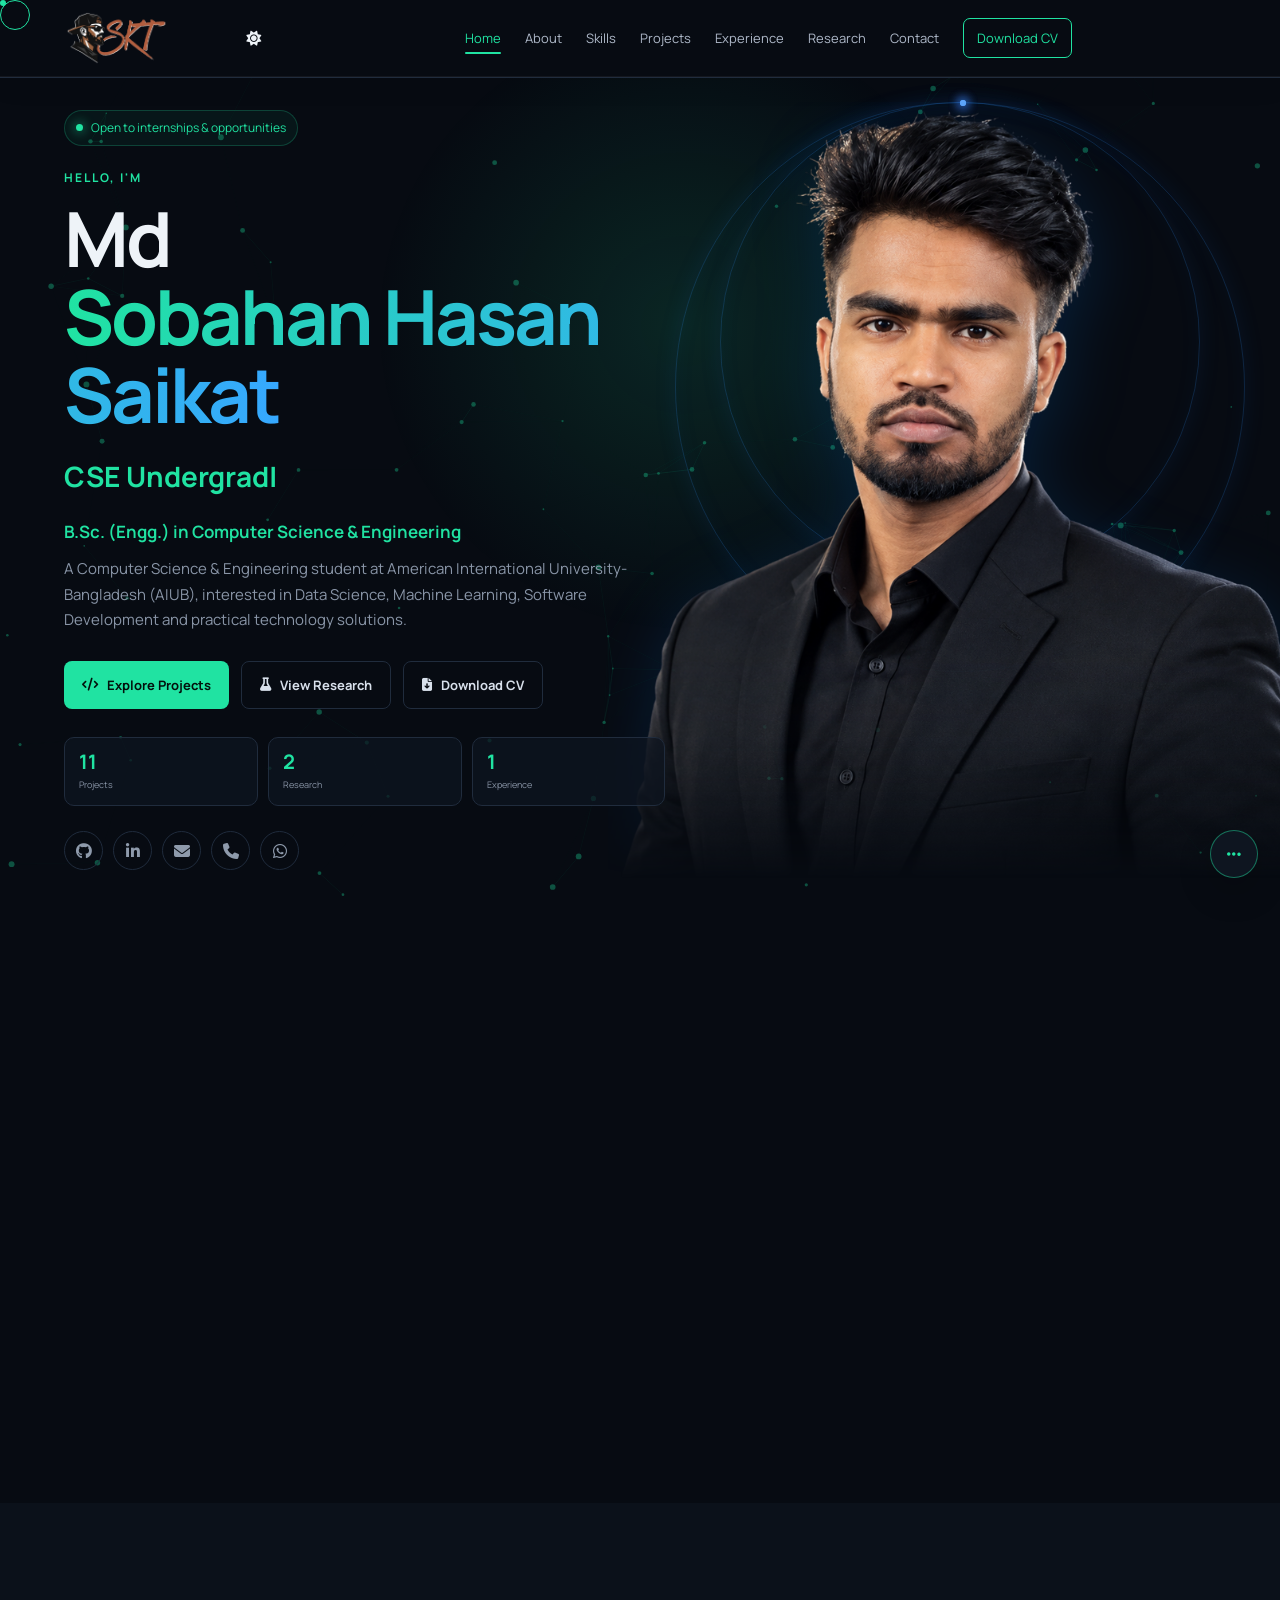
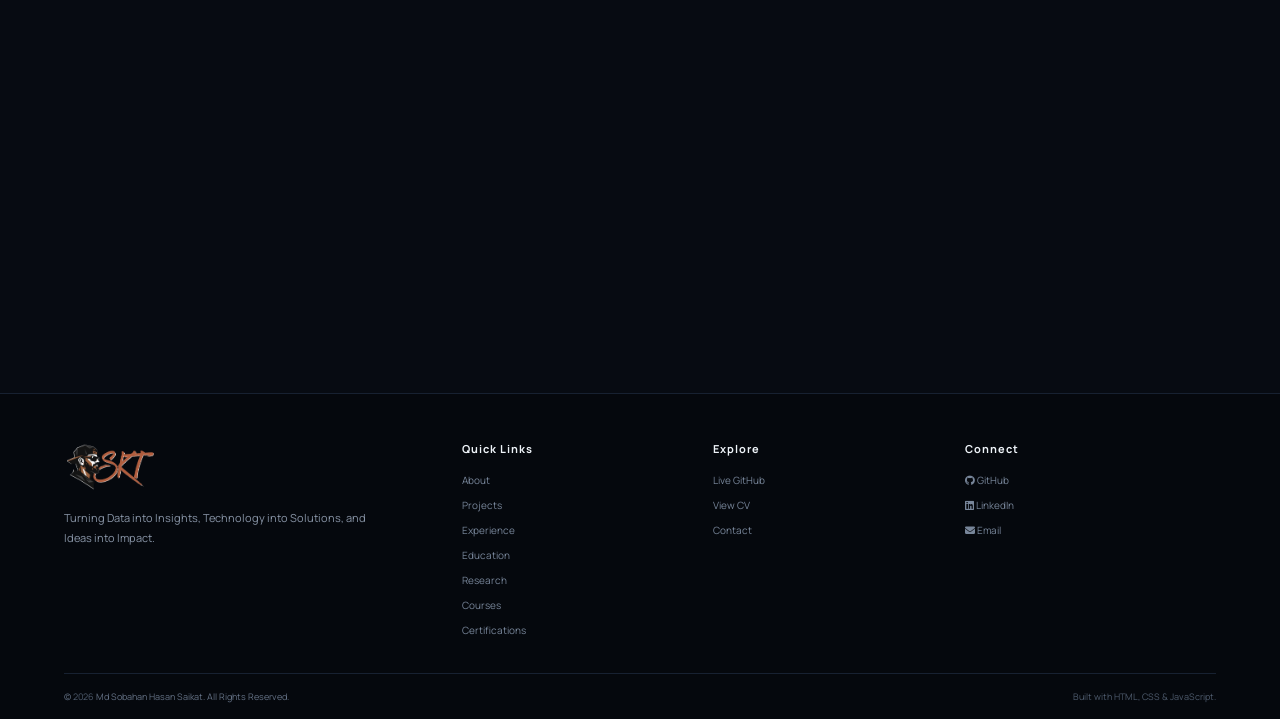
<file: index.html>
<!doctype html>

<html lang="en">
  <head>
    <meta charset="utf-8" />
    <meta content="width=device-width, initial-scale=1.0" name="viewport" />
    <link href="images/favicon.svg?v=2" rel="icon" type="image/svg+xml" />
    <link href="images/favicon.png?v=2" rel="icon" sizes="512x512" type="image/png" />
    <link href="images/favicon.ico?v=2" rel="icon" sizes="any" />
    <link href="images/apple-touch-icon.png?v=3" rel="apple-touch-icon" sizes="180x180" />
    <title>Md Sobahan Hasan Saikat | CSE Student, Data &amp; Business Analytics</title>
    <link href="https://cdnjs.cloudflare.com" rel="preconnect" />
    <link href="https://fonts.googleapis.com" rel="preconnect" />
    <link crossorigin="" href="https://fonts.gstatic.com" rel="preconnect" />
    <link
      href="https://fonts.googleapis.com/css2?family=Manrope:wght@400;500;600;700;800&amp;display=swap"
      rel="stylesheet"
    />
    <link
      href="https://cdnjs.cloudflare.com/ajax/libs/font-awesome/6.5.2/css/all.min.css"
      rel="stylesheet"
    />
    <script id="theme-bootstrap">
      (function () {
        try {
          var k = 'saikat-theme',
            t = localStorage.getItem(k) || localStorage.getItem('theme');
          if (t !== 'light' && t !== 'dark') t = 'dark';
          localStorage.setItem(k, t);
          document.documentElement.dataset.theme = t;
          document.documentElement.classList.toggle('theme-light-preload', t === 'light');
        } catch (e) {}
      })();
    </script>
    <link as="image" fetchpriority="high" href="images/Logo.webp" rel="preload" />
    <link href="style.css" rel="stylesheet" />
    <meta
      content="Md Sobahan Hasan Saikat — AIUB CSE student focused on data analytics, business analysis, software development, machine learning and practical projects."
      name="description"
    />
    <meta content="Md Sobahan Hasan Saikat" name="author" />
    <meta
      content="index,follow,max-image-preview:large,max-snippet:-1,max-video-preview:-1"
      name="robots"
    />
    <link href="https://saikat-71.github.io/" rel="canonical" />
    <meta content="website" property="og:type" />
    <meta content="Saikat Portfolio" property="og:site_name" />
    <meta
      content="Md Sobahan Hasan Saikat | CSE Student, Data &amp; Business Analytics"
      property="og:title"
    />
    <meta
      content="Md Sobahan Hasan Saikat — AIUB CSE student focused on data analytics, business analysis, software development, machine learning and practical projects."
      property="og:description"
    />
    <meta content="https://saikat-71.github.io/" property="og:url" />
    <meta content="https://saikat-71.github.io/images/profile.png" property="og:image" />
    <meta content="Md Sobahan Hasan Saikat" property="og:image:alt" />
    <meta content="summary_large_image" name="twitter:card" />
    <meta
      content="Md Sobahan Hasan Saikat | CSE Student, Data &amp; Business Analytics"
      name="twitter:title"
    />
    <meta
      content="Md Sobahan Hasan Saikat — AIUB CSE student focused on data analytics, business analysis, software development, machine learning and practical projects."
      name="twitter:description"
    />
    <meta content="https://saikat-71.github.io/images/profile.png" name="twitter:image" />
    <link href="site.webmanifest" rel="manifest" />
    <script type="application/ld+json">
      {
        "@context": "https://schema.org",
        "@type": "Person",
        "name": "Md Sobahan Hasan Saikat",
        "url": "https://saikat-71.github.io/",
        "jobTitle": "CSE Student / Aspiring Data & Business Analyst",
        "email": "mailto:md.shsaikat71@gmail.com",
        "sameAs": ["https://github.com/saikat-71", "https://www.linkedin.com/in/sobahansaikat/"],
        "alumniOf": {
          "@type": "CollegeOrUniversity",
          "name": "American International University-Bangladesh"
        },
        "knowsAbout": [
          "Data Analytics",
          "Business Analysis",
          "Python",
          "C++",
          "C#",
          "Java",
          "SQL",
          "Machine Learning",
          "Software Development"
        ]
      }
    </script>
    <noscript
      ><style>
        .hero-metrics {
          display: none;
        }
      </style></noscript
    >
    <meta content="#070b10" name="theme-color" />
    <meta content="dark light" name="color-scheme" />
  </head>
  <body data-page="home">
    <canvas aria-hidden="true" id="particles"></canvas>
    <div aria-hidden="true" class="cursor-dot"></div>
    <div aria-hidden="true" class="cursor-ring"></div>
    <div id="preloader"><span></span></div>
    <!-- Shared header rendered by site-common.js -->
    <main>
      <!-- HERO -->
      <section class="hero" id="home">
        <div class="hero-grid container">
          <div class="hero-copy reveal">
            <div class="availability"><span></span> Open to internships &amp; opportunities</div>
            <p class="eyebrow">HELLO, I'M</p>
            <h1>Md Sobahan<br /><span>Hasan Saikat</span></h1>
            <h2><span id="typing"></span><b class="cursor">|</b></h2>
            <p class="hero-subtitle" id="hero-subtitle" aria-live="polite"></p>
            <p class="hero-text">
              A Computer Science &amp; Engineering student at American International
              University-Bangladesh (AIUB), interested in Data Science, Machine Learning, Software
              Development and practical technology solutions.
            </p>
            <div class="hero-actions">
              <a class="btn btn-primary" href="#projects"
                ><i class="fa-solid fa-code"></i> Explore Projects</a
              >
              <a class="btn btn-ghost" href="#research"
                ><i class="fa-solid fa-flask"></i> View Research</a
              >
              <a class="btn btn-ghost" download="" href="documents/CV.pdf"
                ><i class="fa-solid fa-file-arrow-down"></i> Download CV</a
              >
            </div>
            <div aria-label="Portfolio highlights" class="hero-metrics" data-ready="false">
              <div><strong data-metric="projects"></strong><span>Projects</span></div>
              <div><strong data-metric="research"></strong><span>Research</span></div>
              <div><strong data-metric="experience"></strong><span>Experience</span></div>
            </div>
            <div class="socials">
              <a
                aria-label="GitHub"
                href="https://github.com/saikat-71"
                rel="noopener"
                target="_blank"
                ><i class="fa-brands fa-github"></i
              ></a>
              <a
                aria-label="LinkedIn"
                href="https://www.linkedin.com/in/sobahansaikat/"
                rel="noopener"
                target="_blank"
                ><i class="fa-brands fa-linkedin-in"></i
              ></a>
              <a aria-label="Email" href="mailto:md.shsaikat71@gmail.com"
                ><i class="fa-solid fa-envelope"></i
              ></a>
              <a aria-label="Phone" href="tel:+8801751027271"><i class="fa-solid fa-phone"></i></a>
              <a
                aria-label="WhatsApp"
                href="https://wa.me/8801751027271"
                rel="noopener"
                target="_blank"
                ><i class="fa-brands fa-whatsapp"></i
              ></a>
            </div>
          </div>
          <div class="hero-visual reveal">
            <div class="orbit orbit-1"></div>
            <div class="orbit orbit-2"></div>
            <div class="profile">
              <img
                alt="Md Sobahan Hasan Saikat profile photo"
                class="profile-photo"
                decoding="async"
                loading="lazy"
                src="images/profile.png"
              />
              <div class="profile-caption">
                <strong>Md Sobahan Hasan Saikat</strong>
                <span>B.Sc. in CSE • AIUB</span>
              </div>
            </div>
          </div>
        </div>
      </section>
      <!-- ABOUT -->
      <section class="section" id="about">
        <div class="container">
          <div class="section-head reveal">
            <span>01 / ABOUT</span>
            <h2>Building skills through <em>learning &amp; projects.</em></h2>
          </div>
          <div class="about-grid">
            <div class="about-copy reveal">
              <p>
                I am <strong>Md Sobahan Hasan Saikat</strong>, a Computer Science &amp; Engineering
                student at <strong>American International University-Bangladesh (AIUB)</strong>.
              </p>
              <p>
                I am interested in data analytics, programming, machine learning, software
                development and database systems. I enjoy turning ideas into practical solutions and
                continuously improving my technical skills through academic and personal projects.
              </p>
              <p>
                I also have professional exposure to graphics and content design and digital
                marketing. I treat these as supporting skills that complement my technology
                background rather than as my primary career focus.
              </p>
            </div>
            <div class="fact-grid reveal" aria-live="polite"></div>
          </div>
        </div>
      </section>
      <!-- SKILLS -->
      <section class="section section-dark" id="skills">
        <div class="container">
          <div class="section-head center reveal">
            <span>02 / SKILLS</span>
            <h2>My technical <em>toolkit.</em></h2>
            <p>
              A focused toolkit for programming, data analytics, business intelligence and
              information systems.
            </p>
          </div>
          <div aria-live="polite" class="skill-groups"></div>
        </div>
      </section>
      <!-- PROJECTS -->
      <section class="section" id="projects">
        <div class="container">
          <div class="section-head reveal">
            <span>03 / PROJECTS</span>
            <h2>Selected <em>academic projects.</em></h2>
            <p>Projects from my CSE, data science and software development work.</p>
          </div>
          <div aria-live="polite" class="project-grid"></div>
          <div class="center reveal github-cta">
            <a class="btn btn-ghost" href="projects.html"
              ><i class="fa-solid fa-table-cells"></i> View All Projects</a
            >
            <a class="btn btn-primary" href="github.html"
              ><i class="fa-brands fa-github"></i> Explore Live GitHub Repositories</a
            >
            <p class="skill-note">Live repository data is available on a separate page.</p>
          </div>
        </div>
      </section>
      <!-- EXPERIENCE -->
      <section class="section section-dark" id="experience">
        <div class="container">
          <div class="section-head center reveal">
            <span>04 / EXPERIENCE</span>
            <h2>Professional <em>experience.</em></h2>
          </div>
          <div aria-live="polite" class="timeline"></div>
          <div class="collection-more experience-more">
            <a class="see-more-link btn btn-primary magnetic" href="experience.html"
              ><i class="fa-solid fa-arrow-right"></i> View All Experience</a
            >
          </div>
        </div>
      </section>
      <!-- EDUCATION -->
      <section class="section" id="education">
        <div class="container">
          <div class="section-head reveal">
            <span>05 / EDUCATION</span>
            <h2>Academic <em>background.</em></h2>
          </div>
          <div class="education-list" aria-live="polite"></div>
          <div class="center reveal">
            <a class="btn btn-primary magnetic" href="education.html" data-education-more
              ><i class="fa-solid fa-graduation-cap"></i> See More Academic Background</a
            >
          </div>
        </div>
      </section>
      <!-- RESEARCH -->
      <section class="section section-dark" id="research">
        <div class="container">
          <div class="section-head center reveal">
            <span>06 / RESEARCH</span>
            <h2>Academic <em>research work.</em></h2>
          </div>
          <div aria-live="polite" class="research-list"></div>
        </div>
      </section>
      <!-- CERTIFICATIONS -->
      <section class="section" id="courses">
        <div class="container">
          <div class="section-head">
            <span>07 / COURSES</span>
            <h2>Additional <em>courses.</em></h2>
            <p>External courses and learning completed beyond the academic curriculum.</p>
          </div>
          <div aria-live="polite" class="course-list"></div>
        </div>
      </section>
      <section class="section section-dark" id="certificates">
        <div class="container">
          <div class="section-head reveal">
            <span>08 / CERTIFICATIONS</span>
            <h2>Learning &amp; <em>certifications.</em></h2>
          </div>
          <div aria-live="polite" class="cert-grid"></div>
        </div>
      </section>
      <!-- CONTACT -->
      <section class="contact section" id="contact">
        <div class="container">
          <div class="contact-box reveal">
            <span>09 / CONTACT</span>
            <h2>Let's connect &amp; <em>build something useful.</em></h2>
            <p>I am open to collaboration, internships and professional opportunities.</p>
            <a class="email" href="mailto:md.shsaikat71@gmail.com"
              >md.shsaikat71@gmail.com <i class="fa-solid fa-arrow-up-right-from-square"></i
            ></a>
            <div class="contact-links">
              <a href="https://github.com/saikat-71" rel="noopener" target="_blank"
                ><i class="fa-brands fa-github"></i> GitHub</a
              >
              <a href="https://www.linkedin.com/in/sobahansaikat/" rel="noopener" target="_blank"
                ><i class="fa-brands fa-linkedin"></i> LinkedIn</a
              >
              <a href="tel:+8801751027271"><i class="fa-solid fa-phone"></i> 01751027271</a>
              <a href="https://wa.me/8801751027271" rel="noopener" target="_blank"
                ><i class="fa-brands fa-whatsapp"></i> WhatsApp</a
              >
            </div>
            <div class="location">
              <i class="fa-solid fa-location-dot"></i> Bashundhara R/A, Dhaka, Bangladesh
            </div>
          </div>
        </div>
      </section>
    </main>
    <div aria-hidden="true" class="modal" id="certificateModal">
      <div class="modal-backdrop"></div>
      <div class="certificate-preview">
        <div class="certificate-preview-head">
          <div>
            <span>08 / CERTIFICATE PREVIEW</span>
            <h2 id="modalCertTitle">Certificate</h2>
            <p id="modalCertProvider">Training</p>
          </div>
          <button class="modal-back" id="certificateModalBack" type="button">
            <i class="fa-solid fa-arrow-left"></i> Back
          </button>
        </div>
        <div class="certificate-preview-frame" id="certificatePreviewContent"></div>
      </div>
    </div>
    <!-- Shared footer rendered by site-common.js -->

    <script src="script.js"></script>
    <script src="site-common.js"></script>
    <script src="data/portfolio-loader.js"></script>
    <script src="analytics.js" defer></script>
    <script src="enhancements.js"></script>
    <script src="hero-motion.js" defer></script>
    <script src="scroll-animations.js"></script>
  </body>
</html>
</file>
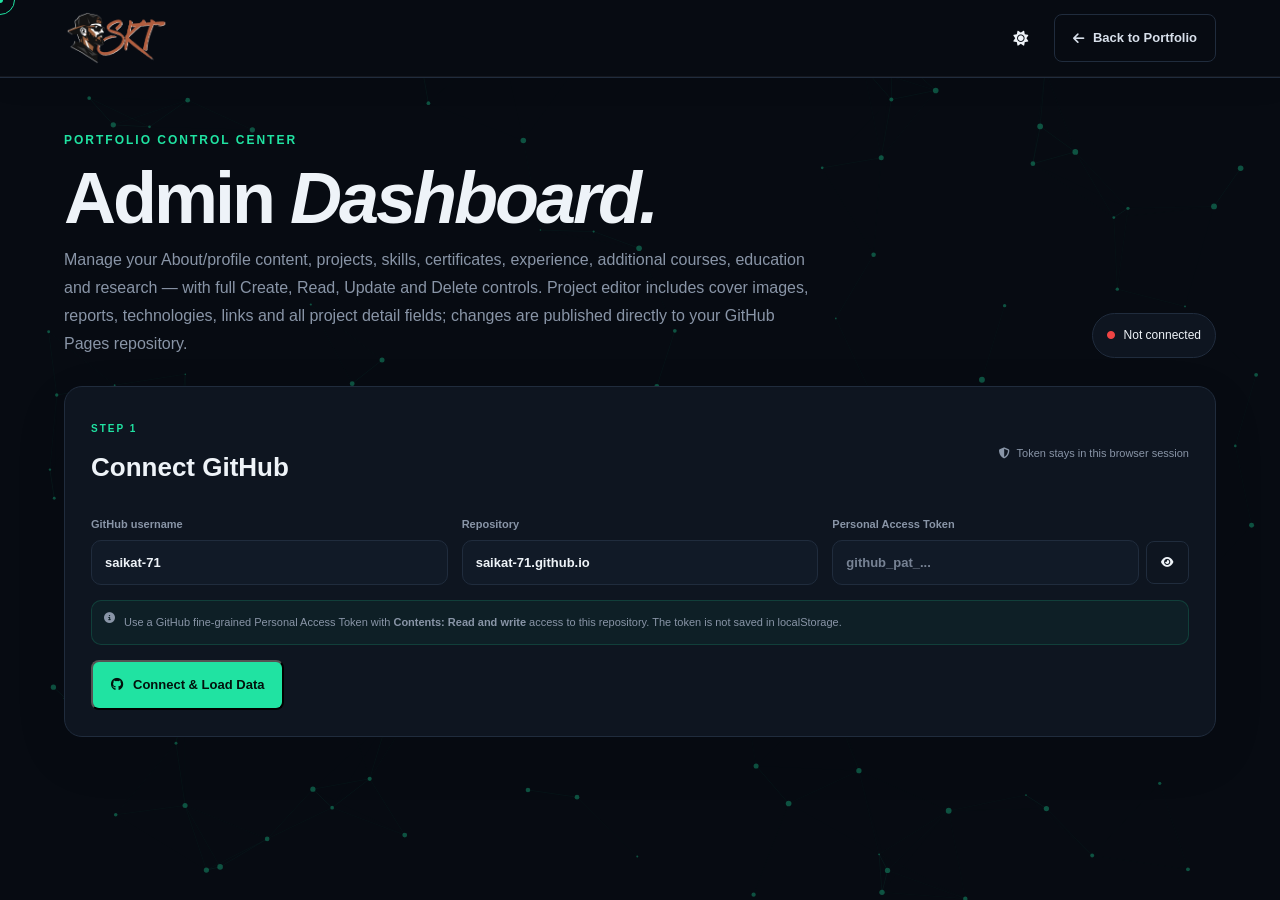
<file: admin.html>
<!doctype html>
<html lang="en">
  <head>
    <meta charset="UTF-8" />
    <meta
      http-equiv="Content-Security-Policy"
      content="default-src 'self'; script-src 'self' 'sha256-fJN0eQTxL5FfFKtjOc4HOi7+WLy/6X/UcdzwZcc83QE='; style-src 'self' 'unsafe-inline' https://fonts.googleapis.com https://cdnjs.cloudflare.com; font-src 'self' https://fonts.gstatic.com https://cdnjs.cloudflare.com data:; img-src 'self' data: blob: https:; connect-src 'self' https://api.github.com; object-src 'none'; base-uri 'self'; form-action 'self'"
    />
    <meta name="viewport" content="width=device-width, initial-scale=1.0" />
    <link rel="icon" type="image/svg+xml" href="images/favicon.svg?v=2" />
    <link rel="icon" type="image/png" sizes="512x512" href="images/favicon.png?v=2" />
    <link rel="icon" href="images/favicon.ico?v=2" sizes="any" />
    <link rel="apple-touch-icon" sizes="180x180" href="images/apple-touch-icon.png?v=3" />
    <title>Admin Dashboard | Saikat Portfolio</title>
    <link rel="preconnect" href="https://fonts.googleapis.com" />
    <link rel="preconnect" href="https://fonts.gstatic.com" crossorigin />
    <link
      href="https://fonts.googleapis.com/css2?family=Manrope:wght@400;500;600;700;800&display=swap"
      rel="stylesheet"
    />
    <link
      rel="stylesheet"
      href="https://cdnjs.cloudflare.com/ajax/libs/font-awesome/6.5.2/css/all.min.css"
    />
    <script id="theme-bootstrap">
      (function () {
        try {
          var k = 'saikat-theme',
            t = localStorage.getItem(k) || localStorage.getItem('theme');
          if (t !== 'light' && t !== 'dark') t = 'dark';
          localStorage.setItem(k, t);
          document.documentElement.dataset.theme = t;
          document.documentElement.classList.toggle('theme-light-preload', t === 'light');
        } catch (e) {}
      })();
    </script>
    <link rel="stylesheet" href="style.css" />
    <link rel="stylesheet" href="admin.css" />
    <meta name="robots" content="noindex,nofollow,noarchive" />
    <meta name="googlebot" content="noindex,nofollow" />
    <meta name="referrer" content="no-referrer" />
  </head>
  <body class="admin-page">
    <canvas id="particles" aria-hidden="true"></canvas>
    <div class="cursor-dot" aria-hidden="true"></div>
    <div class="cursor-ring" aria-hidden="true"></div>
    <header class="header">
      <nav class="nav container">
        <a class="brand brand-logo" href="index.html"
          ><img src="images/Logo.webp" alt="Saikat" fetchpriority="high"
        /></a>
        <div class="subnav-actions">
          <button class="theme-toggle" id="themeToggle" aria-label="Toggle dark and light mode">
            <i class="fa-solid fa-sun"></i></button
          ><a class="btn btn-ghost" href="index.html"
            ><i class="fa-solid fa-arrow-left"></i> Back to Portfolio</a
          >
        </div>
      </nav>
    </header>
    <main class="admin-wrap container">
      <section class="admin-hero">
        <div>
          <span class="eyebrow">PORTFOLIO CONTROL CENTER</span>
          <h1>Admin <em>Dashboard.</em></h1>
          <p>
            Manage your About/profile content, projects, skills, certificates, experience,
            additional courses, education and research — with full Create, Read, Update and Delete
            controls. Project editor includes cover images, reports, technologies, links and all
            project detail fields; changes are published directly to your GitHub Pages repository.
          </p>
        </div>
        <div class="admin-status" id="status">
          <i class="fa-solid fa-circle"></i><span>Not connected</span>
        </div>
      </section>

      <section class="admin-panel setup-panel" id="setupPanel">
        <div class="panel-head">
          <div>
            <span>STEP 1</span>
            <h2>Connect GitHub</h2>
          </div>
          <span class="secure-note"
            ><i class="fa-solid fa-shield-halved"></i> Token stays in this browser session</span
          >
        </div>
        <div class="form-grid three">
          <label>GitHub username<input id="ghOwner" value="saikat-71" /></label
          ><label>Repository<input id="ghRepo" value="saikat-71.github.io" /></label
          ><label
            >Personal Access Token
            <div class="token-field">
              <input
                id="ghToken"
                type="password"
                placeholder="github_pat_..."
                autocomplete="off"
                autocapitalize="off"
                spellcheck="false"
              /><button
                type="button"
                class="mini-btn"
                id="toggleToken"
                aria-label="Show or hide token"
              >
                <i class="fa-solid fa-eye"></i>
              </button></div
          ></label>
        </div>
        <div class="setup-help">
          <i class="fa-solid fa-circle-info"></i
          ><span
            >Use a GitHub fine-grained Personal Access Token with
            <strong>Contents: Read and write</strong> access to this repository. The token is not
            saved in localStorage.</span
          >
        </div>
        <button class="btn btn-primary" id="connectBtn">
          <i class="fa-brands fa-github"></i> Connect & Load Data
        </button>
      </section>

      <section class="admin-panel hidden" id="dashboardPanel">
        <div class="dashboard-top">
          <div>
            <span>WORKSPACE</span>
            <h2>Manage your content</h2>
            <p id="lastUpdated"></p>
            <p class="dashboard-subtitle">
              Choose a section, search your entries, then add, edit, delete or drag to reorder.
            </p>
          </div>
          <div class="dashboard-actions">
            <span id="adminDirty" class="admin-dirty"
              ><i class="fa-solid fa-circle"></i> Unsaved changes</span
            ><button class="btn btn-ghost" id="exportBtn">
              <i class="fa-solid fa-download"></i> Export JSON</button
            ><button class="btn btn-primary" id="publishBtn">
              <i class="fa-solid fa-cloud-arrow-up"></i> Publish Changes
            </button>
          </div>
        </div>
        <div class="admin-stats" id="adminStats" aria-label="Portfolio content summary"></div>
        <div class="admin-tabs" aria-label="Dashboard sections">
          <span class="admin-nav-label">CONTENT MANAGEMENT</span>
          <button class="active" data-tab="about">
            <i class="fa-regular fa-user"></i><span>About & Profile</span>
          </button>
          <button data-tab="projects">
            <i class="fa-solid fa-diagram-project"></i><span>Projects</span>
          </button>
          <button data-tab="research">
            <i class="fa-solid fa-flask"></i><span>Research</span>
          </button>
          <button data-tab="skills">
            <i class="fa-solid fa-screwdriver-wrench"></i><span>Skills</span>
          </button>
          <button data-tab="experience">
            <i class="fa-solid fa-briefcase"></i><span>Experience</span>
          </button>
          <button data-tab="education">
            <i class="fa-solid fa-graduation-cap"></i><span>Education</span>
          </button>
          <button data-tab="courses">
            <i class="fa-solid fa-book-open"></i><span>Courses</span>
          </button>
          <button data-tab="certificates">
            <i class="fa-solid fa-award"></i><span>Certificates</span>
          </button>
          <span class="admin-nav-label admin-nav-label-settings">SETTINGS</span>
          <button data-tab="site">
            <i class="fa-solid fa-sliders"></i><span>Site Settings</span>
          </button>
          <button data-tab="visibility">
            <i class="fa-regular fa-eye"></i><span>Home Visibility</span>
          </button>
        </div>
        <div id="tab-about" class="admin-tab active"></div>
        <div id="tab-site" class="admin-tab"></div>
        <div id="tab-projects" class="admin-tab"></div>
        <div id="tab-skills" class="admin-tab"></div>
        <div id="tab-certificates" class="admin-tab"></div>
        <div id="tab-experience" class="admin-tab"></div>
        <div id="tab-courses" class="admin-tab"></div>
        <div id="tab-education" class="admin-tab"></div>
        <div id="tab-research" class="admin-tab"></div>
        <div id="tab-visibility" class="admin-tab"></div>
      </section>

      <section class="admin-panel hidden" id="guidePanel">
        <div class="panel-head">
          <div>
            <span>QUICK GUIDE</span>
            <h2>How it works</h2>
          </div>
        </div>
        <div class="guide-grid">
          <div>
            <b>1. Connect</b>
            <p>Enter your GitHub token and connect to the portfolio repository.</p>
          </div>
          <div>
            <b>2. Edit</b>
            <p>Add, edit or remove items using the dashboard forms.</p>
          </div>
          <div>
            <b>3. Publish</b>
            <p>
              Click Publish Changes. GitHub updates the live site automatically after Pages
              rebuilds.
            </p>
          </div>
        </div>
      </section>
    </main>
    <div class="toast" id="toast"></div>
    <script src="site-common.js"></script>
    <script src="admin.js"></script>
    <script src="enhancements.js"></script>
  </body>
</html>
</file>
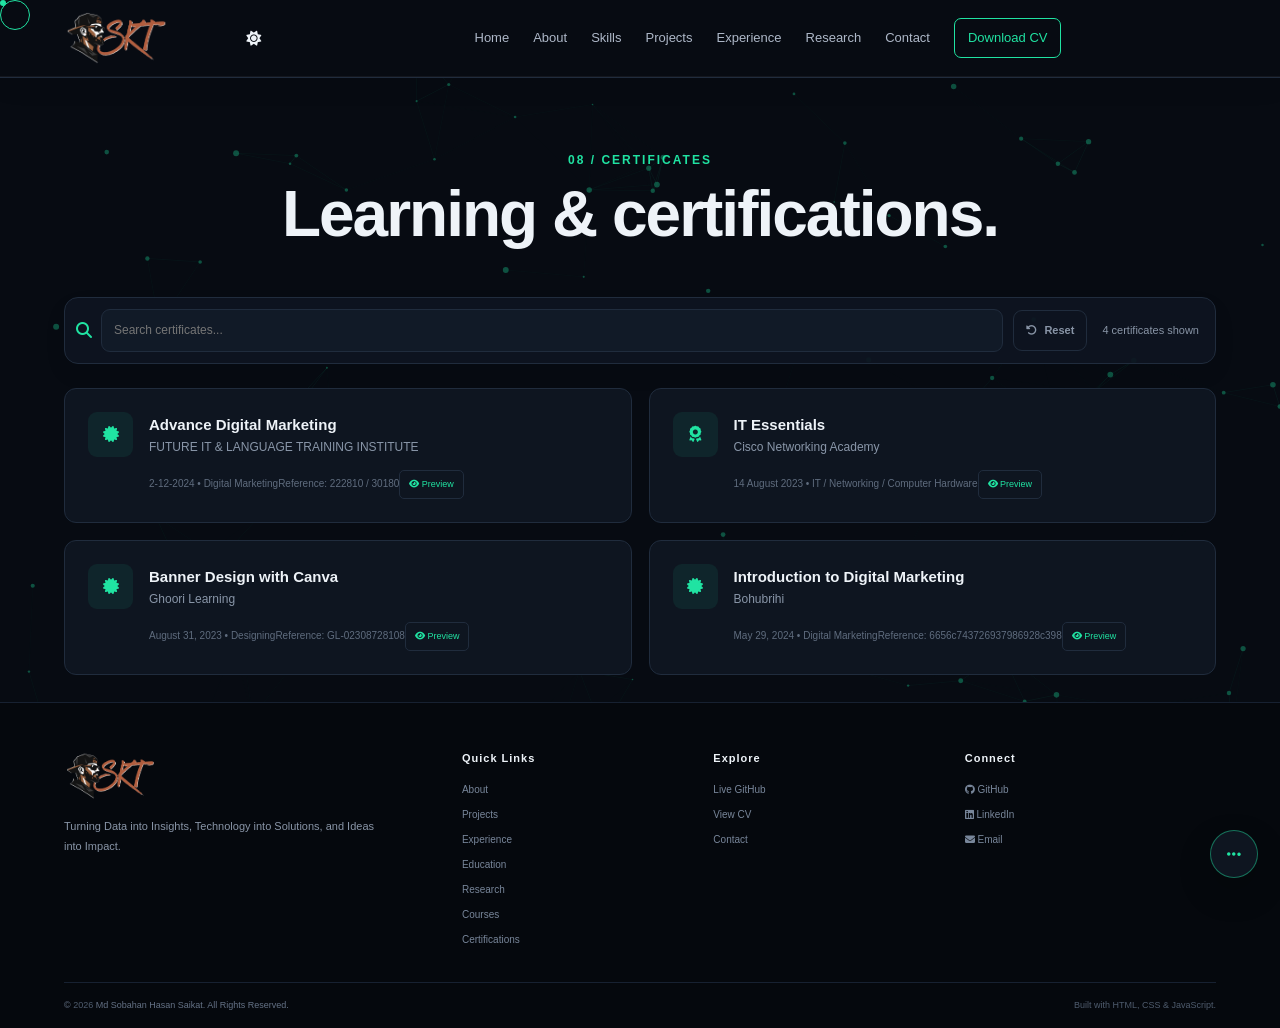
<file: certificates.html>
<!doctype html>
<html lang="en">
  <head>
    <meta charset="utf-8" />
    <meta name="viewport" content="width=device-width,initial-scale=1" />
    <link rel="icon" type="image/svg+xml" href="images/favicon.svg?v=2" />
    <link rel="icon" type="image/png" sizes="512x512" href="images/favicon.png?v=2" />
    <link rel="icon" href="images/favicon.ico?v=2" sizes="any" />
    <link rel="apple-touch-icon" sizes="180x180" href="images/apple-touch-icon.png?v=3" />
    <title>Certificates | Md Sobahan Hasan Saikat</title>
    <link
      rel="stylesheet"
      href="https://cdnjs.cloudflare.com/ajax/libs/font-awesome/6.5.2/css/all.min.css"
    />
    <script id="theme-bootstrap">
      (function () {
        try {
          var k = 'saikat-theme',
            t = localStorage.getItem(k) || localStorage.getItem('theme');
          if (t !== 'light' && t !== 'dark') t = 'dark';
          localStorage.setItem(k, t);
          document.documentElement.dataset.theme = t;
          document.documentElement.classList.toggle('theme-light-preload', t === 'light');
        } catch (e) {}
      })();
    </script>
    <link rel="stylesheet" href="style.css" />
    <meta
      name="description"
      content="Professional and academic certificates earned by Md Sobahan Hasan Saikat."
    />
    <meta name="author" content="Md Sobahan Hasan Saikat" />
    <meta
      name="robots"
      content="index,follow,max-image-preview:large,max-snippet:-1,max-video-preview:-1"
    />
    <link rel="canonical" href="https://saikat-71.github.io/certificates.html" />
    <meta property="og:type" content="website" />
    <meta property="og:site_name" content="Saikat Portfolio" />
    <meta property="og:title" content="Certificates | Md Sobahan Hasan Saikat" />
    <meta
      property="og:description"
      content="Professional and academic certificates earned by Md Sobahan Hasan Saikat."
    />
    <meta property="og:url" content="https://saikat-71.github.io/certificates.html" />
    <meta property="og:image" content="https://saikat-71.github.io/images/profile.webp" />
    <meta property="og:image:alt" content="Md Sobahan Hasan Saikat" />
    <meta name="twitter:card" content="summary_large_image" />
    <meta name="twitter:title" content="Certificates | Md Sobahan Hasan Saikat" />
    <meta
      name="twitter:description"
      content="Professional and academic certificates earned by Md Sobahan Hasan Saikat."
    />
    <meta name="twitter:image" content="https://saikat-71.github.io/images/profile.webp" />
    <link rel="manifest" href="site.webmanifest" />
    <script type="application/ld+json">
      {
        "@context": "https://schema.org",
        "@type": "WebPage",
        "name": "Certificates | Md Sobahan Hasan Saikat",
        "description": "Professional and academic certificates earned by Md Sobahan Hasan Saikat.",
        "url": "https://saikat-71.github.io/certificates.html",
        "isPartOf": {
          "@type": "WebSite",
          "name": "Saikat Portfolio",
          "url": "https://saikat-71.github.io/"
        }
      }
    </script>
    <script type="application/ld+json">
      {
        "@context": "https://schema.org",
        "@type": "Person",
        "name": "Md Sobahan Hasan Saikat",
        "url": "https://saikat-71.github.io/",
        "jobTitle": "CSE Student / Aspiring Data & Business Analyst",
        "email": "mailto:md.shsaikat71@gmail.com",
        "sameAs": ["https://github.com/saikat-71", "https://www.linkedin.com/in/sobahansaikat/"],
        "alumniOf": {
          "@type": "CollegeOrUniversity",
          "name": "American International University-Bangladesh"
        },
        "knowsAbout": [
          "Data Analytics",
          "Business Analysis",
          "Python",
          "C++",
          "C#",
          "Java",
          "SQL",
          "Machine Learning",
          "Software Development"
        ]
      }
    </script>
    <meta name="theme-color" content="#070b10" />
    <meta name="color-scheme" content="dark light" />
  </head>
  <body data-page="certificates">
    <div class="cursor-dot" aria-hidden="true"></div>
    <div class="cursor-ring" aria-hidden="true"></div>
    <canvas id="particles" aria-hidden="true"></canvas
    ><!-- Shared header rendered by site-common.js -->
    <main class="subpage">
      <div class="container">
        <div class="section-head center">
          <span>08 / CERTIFICATES</span>
          <h1>Learning & certifications.</h1>
        </div>
        <div id="certificatePageGrid" class="cert-grid"></div>
      </div>
      <div id="certificateModal" class="modal" aria-hidden="true">
        <div class="modal-backdrop"></div>
        <div class="certificate-preview">
          <div class="certificate-preview-head">
            <div>
              <span>08 / CERTIFICATE PREVIEW</span>
              <h2 id="modalCertTitle">Certificate</h2>
              <p id="modalCertProvider">Training</p>
            </div>
            <button type="button" class="modal-back" id="certificateModalBack">
              <i class="fa-solid fa-arrow-left"></i> Back</button
            ><a
              id="modalCertPdf"
              class="preview-pdf-link"
              href="#"
              target="_blank"
              rel="noopener"
              hidden
              ><i class="fa-solid fa-file-pdf"></i> Open PDF</a
            >
          </div>
          <div id="certificatePreviewContent" class="certificate-preview-frame"></div>
        </div>
      </div>
    </main>
    <!-- Shared footer rendered by site-common.js -->
    <script src="site-common.js"></script>
    <script src="analytics.js" defer></script>
    <script src="enhancements.js"></script>
    <script src="data/portfolio-loader.js"></script>
    <script src="scroll-animations.js"></script>
  </body>
</html>
</file>
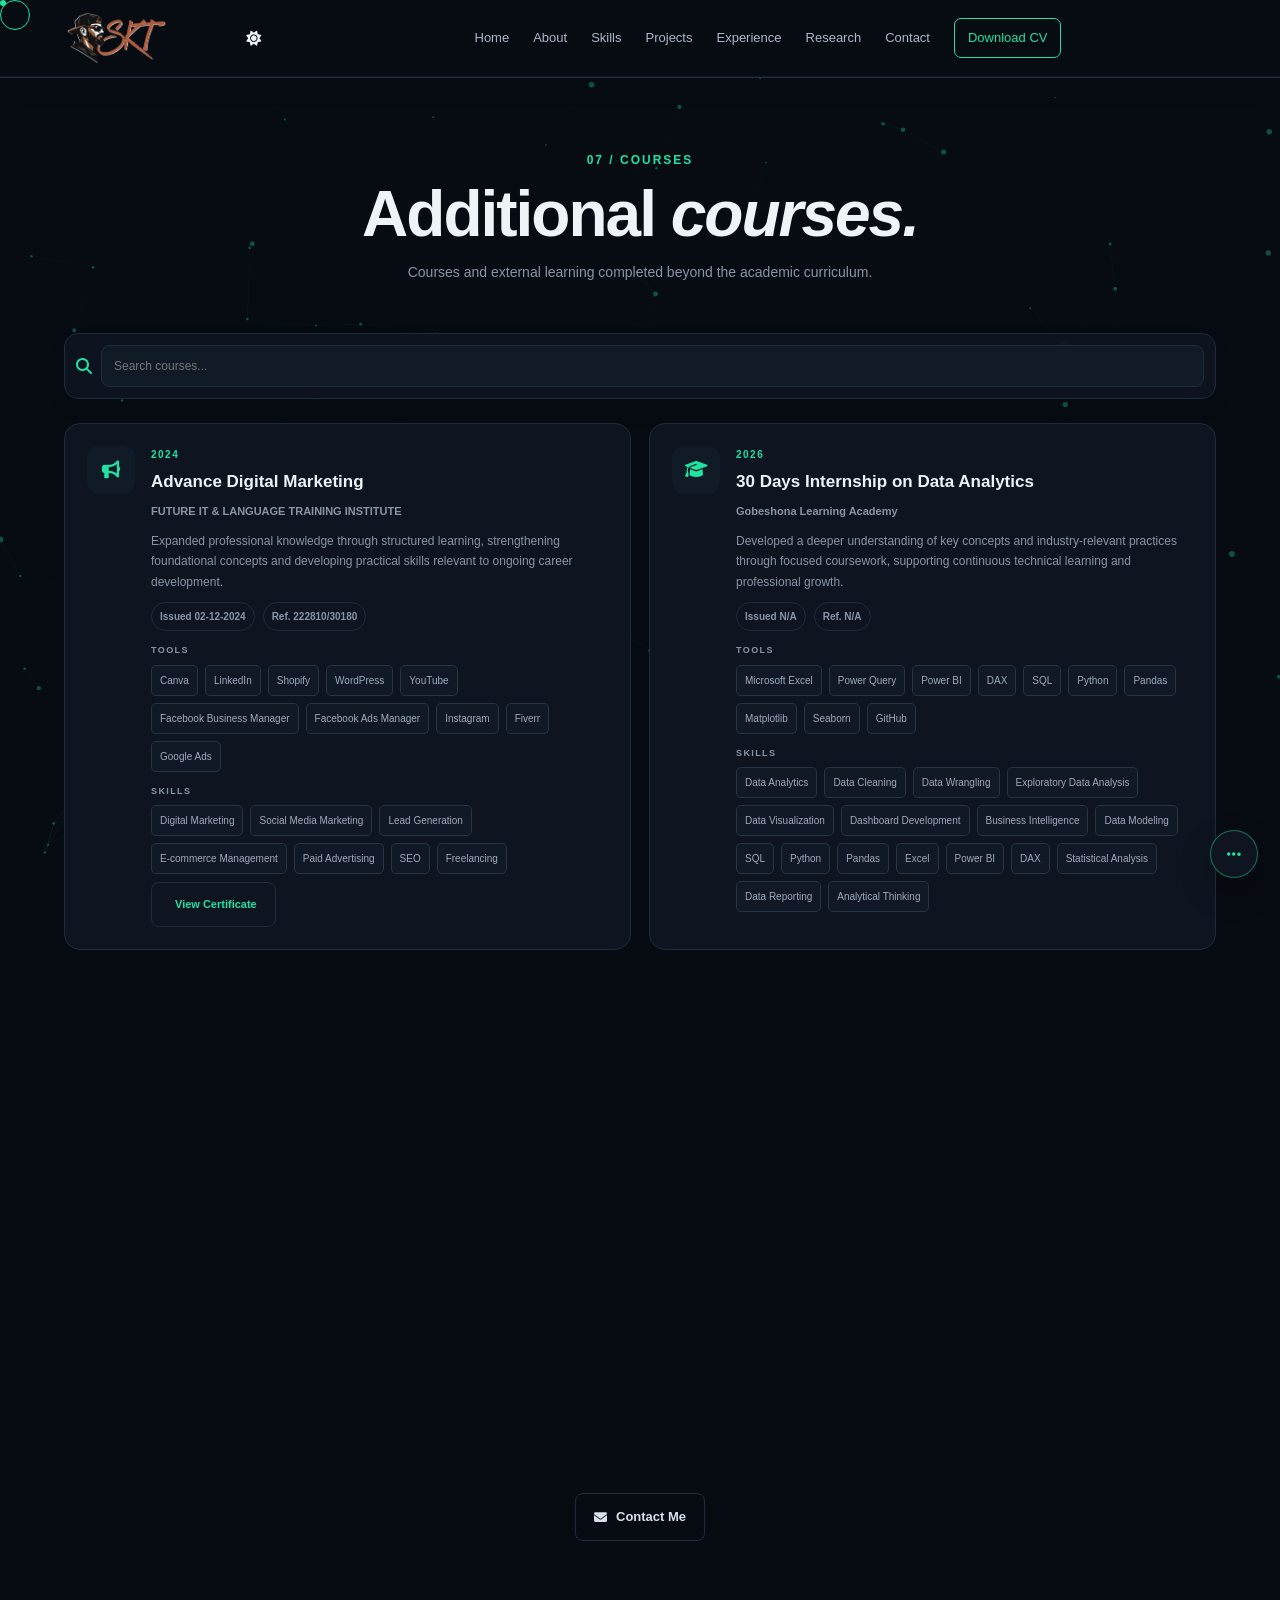
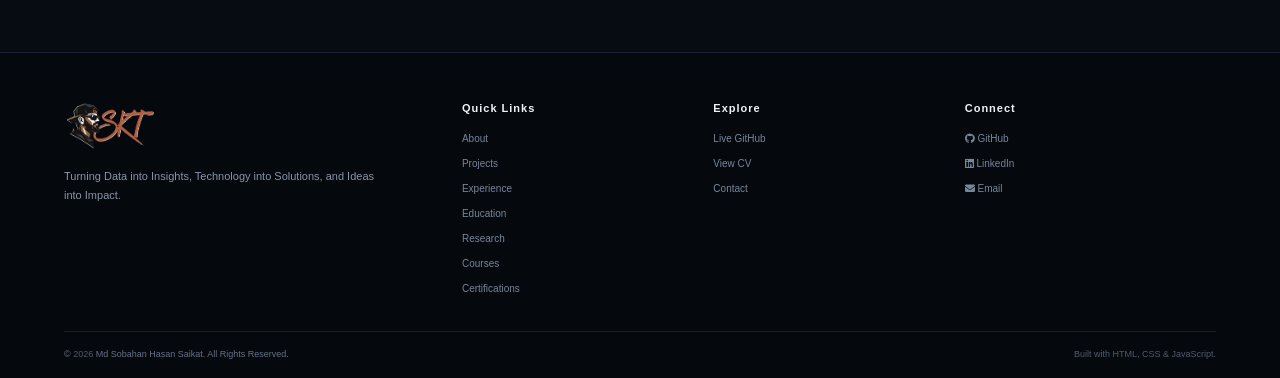
<file: courses.html>
<!doctype html>
<html lang="en">
  <head>
    <meta charset="UTF-8" />
    <meta name="viewport" content="width=device-width, initial-scale=1.0" />
    <title>Additional Courses | Md Sobahan Hasan Saikat</title>
    <link rel="stylesheet" href="style.css" />
    <link
      rel="stylesheet"
      href="https://cdnjs.cloudflare.com/ajax/libs/font-awesome/6.5.2/css/all.min.css"
    />
    <script id="theme-bootstrap">
      (function () {
        try {
          var k = 'saikat-theme',
            t = localStorage.getItem(k) || localStorage.getItem('theme');
          if (t !== 'light' && t !== 'dark') t = 'dark';
          localStorage.setItem(k, t);
          document.documentElement.dataset.theme = t;
        } catch (e) {}
      })();
    </script>
    <link rel="manifest" href="site.webmanifest" />
    <meta name="theme-color" content="#070b10" />
    <meta name="color-scheme" content="dark light" />
  </head>
  <body data-page="courses">
    <div class="cursor-dot" aria-hidden="true"></div>
    <div class="cursor-ring" aria-hidden="true"></div>
    <canvas id="particles"></canvas><!-- Shared header rendered by site-common.js -->
    <main class="section subpage">
      <div class="container">
        <div class="section-head center">
          <span>07 / COURSES</span>
          <h1>Additional <em>courses.</em></h1>
          <p>Courses and external learning completed beyond the academic curriculum.</p>
        </div>
        <div class="courses-page-list course-list"></div>
        <div class="center">
          <a class="btn btn-ghost magnetic" href="index.html#contact"
            ><i class="fa-solid fa-envelope"></i> Contact Me</a
          >
        </div>
      </div>
    </main>
    <!-- Shared footer rendered by site-common.js -->
    <script src="site-common.js"></script>
    <script src="analytics.js" defer></script>
    <script src="enhancements.js"></script>
    <script src="data/portfolio-loader.js"></script>
    <script src="scroll-animations.js"></script>
  </body>
</html>
</file>
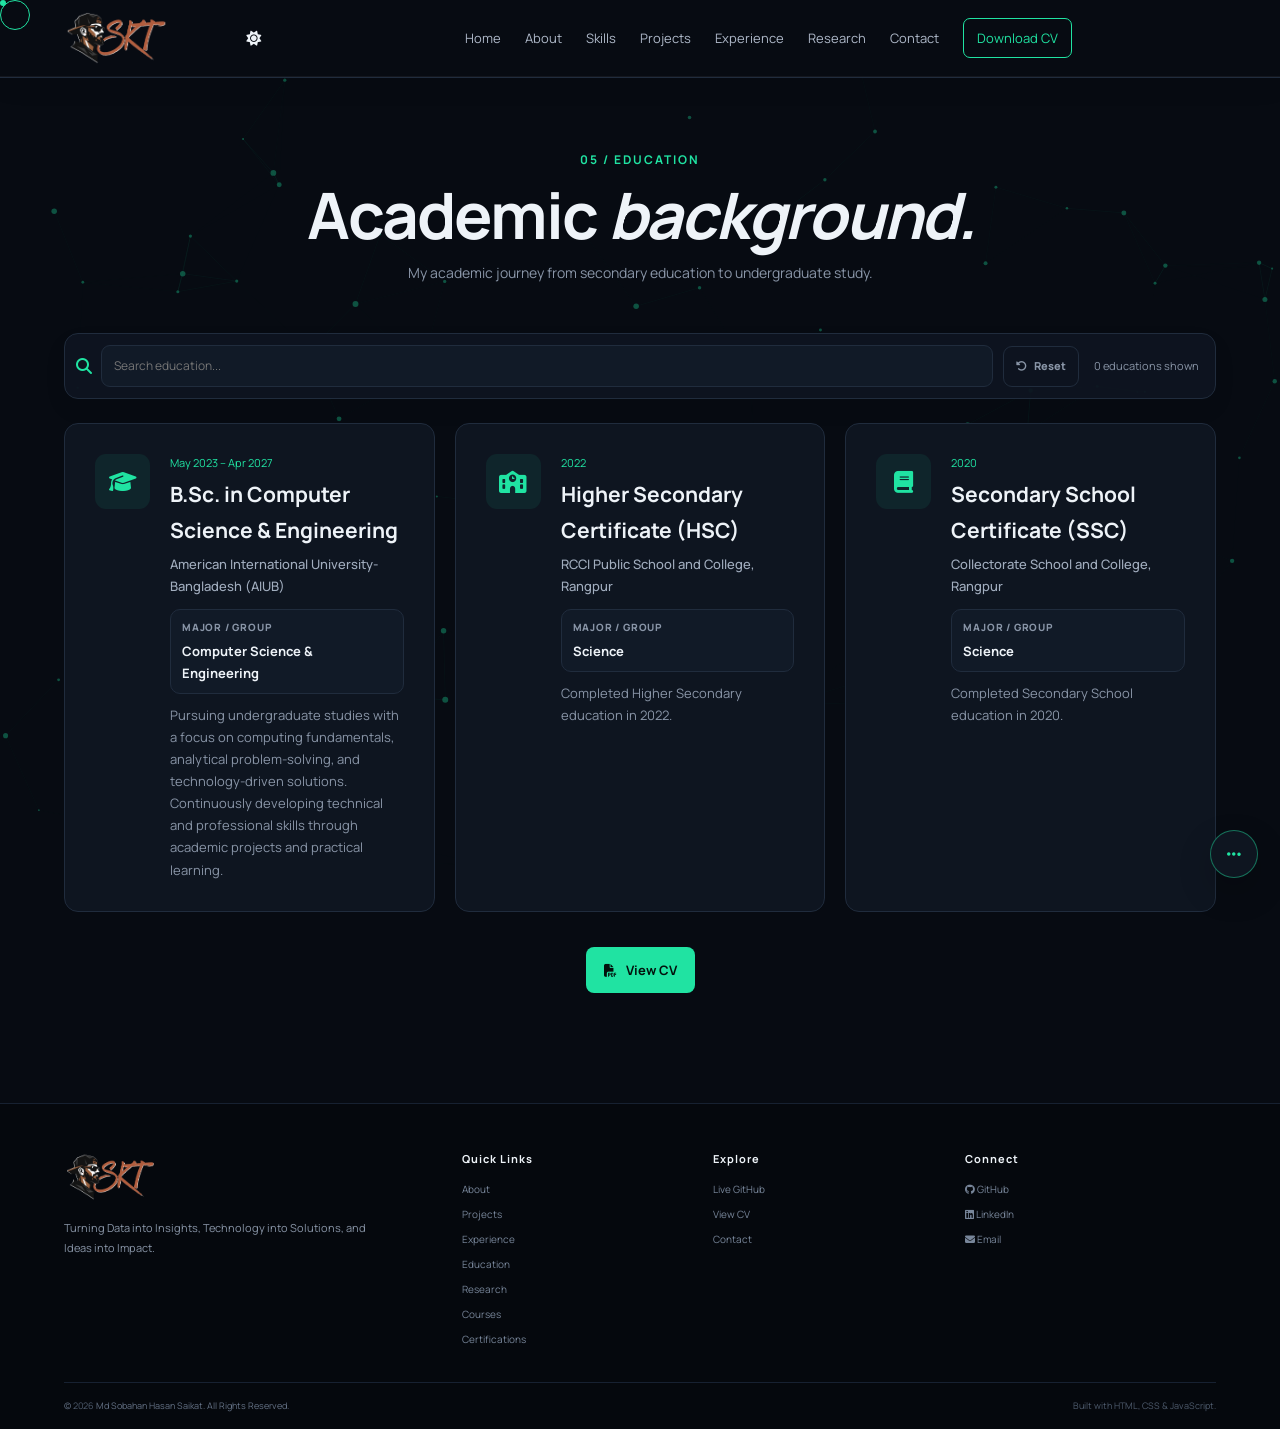
<file: education.html>
<!doctype html>
<html lang="en">
  <head>
    <meta charset="UTF-8" />
    <meta name="viewport" content="width=device-width,initial-scale=1" />
    <link rel="icon" type="image/svg+xml" href="images/favicon.svg?v=2" />
    <link rel="icon" type="image/png" sizes="512x512" href="images/favicon.png?v=2" />
    <link rel="icon" href="images/favicon.ico?v=2" sizes="any" />
    <link rel="apple-touch-icon" sizes="180x180" href="images/apple-touch-icon.png?v=3" />
    <title>Education | Md Sobahan Hasan Saikat</title>
    <link rel="preconnect" href="https://cdnjs.cloudflare.com" />
    <link rel="preconnect" href="https://fonts.googleapis.com" />
    <link rel="preconnect" href="https://fonts.gstatic.com" crossorigin />
    <link
      href="https://fonts.googleapis.com/css2?family=Manrope:wght@400;500;600;700;800&display=swap"
      rel="stylesheet"
    />
    <link
      rel="stylesheet"
      href="https://cdnjs.cloudflare.com/ajax/libs/font-awesome/6.5.2/css/all.min.css"
    />
    <script id="theme-bootstrap">
      (function () {
        try {
          var k = 'saikat-theme',
            t = localStorage.getItem(k) || localStorage.getItem('theme');
          if (t !== 'light' && t !== 'dark') t = 'dark';
          localStorage.setItem(k, t);
          document.documentElement.dataset.theme = t;
          document.documentElement.classList.toggle('theme-light-preload', t === 'light');
        } catch (e) {}
      })();
    </script>
    <link rel="stylesheet" href="style.css" />
    <meta
      name="description"
      content="Academic background of Md Sobahan Hasan Saikat, B.Sc. in Computer Science and Engineering at AIUB."
    />
    <meta name="author" content="Md Sobahan Hasan Saikat" />
    <meta
      name="robots"
      content="index,follow,max-image-preview:large,max-snippet:-1,max-video-preview:-1"
    />
    <link rel="canonical" href="https://saikat-71.github.io/education.html" />
    <meta property="og:type" content="website" />
    <meta property="og:site_name" content="Saikat Portfolio" />
    <meta property="og:title" content="Education | Md Sobahan Hasan Saikat" />
    <meta
      property="og:description"
      content="Academic background of Md Sobahan Hasan Saikat, B.Sc. in Computer Science and Engineering at AIUB."
    />
    <meta property="og:url" content="https://saikat-71.github.io/education.html" />
    <meta property="og:image" content="https://saikat-71.github.io/images/profile.webp" />
    <meta property="og:image:alt" content="Md Sobahan Hasan Saikat" />
    <meta name="twitter:card" content="summary_large_image" />
    <meta name="twitter:title" content="Education | Md Sobahan Hasan Saikat" />
    <meta
      name="twitter:description"
      content="Academic background of Md Sobahan Hasan Saikat, B.Sc. in Computer Science and Engineering at AIUB."
    />
    <meta name="twitter:image" content="https://saikat-71.github.io/images/profile.webp" />
    <link rel="manifest" href="site.webmanifest" />
    <script type="application/ld+json">
      {
        "@context": "https://schema.org",
        "@type": "WebPage",
        "name": "Education | Md Sobahan Hasan Saikat",
        "description": "Academic background of Md Sobahan Hasan Saikat, B.Sc. in Computer Science and Engineering at AIUB.",
        "url": "https://saikat-71.github.io/education.html",
        "isPartOf": {
          "@type": "WebSite",
          "name": "Saikat Portfolio",
          "url": "https://saikat-71.github.io/"
        }
      }
    </script>
    <script type="application/ld+json">
      {
        "@context": "https://schema.org",
        "@type": "Person",
        "name": "Md Sobahan Hasan Saikat",
        "url": "https://saikat-71.github.io/",
        "jobTitle": "CSE Student / Aspiring Data & Business Analyst",
        "email": "mailto:md.shsaikat71@gmail.com",
        "sameAs": ["https://github.com/saikat-71", "https://www.linkedin.com/in/sobahansaikat/"],
        "alumniOf": {
          "@type": "CollegeOrUniversity",
          "name": "American International University-Bangladesh"
        },
        "knowsAbout": [
          "Data Analytics",
          "Business Analysis",
          "Python",
          "C++",
          "C#",
          "Java",
          "SQL",
          "Machine Learning",
          "Software Development"
        ]
      }
    </script>
    <meta name="theme-color" content="#070b10" />
    <meta name="color-scheme" content="dark light" />
  </head>
  <body data-page="education">
    <div class="cursor-dot" aria-hidden="true"></div>
    <div class="cursor-ring" aria-hidden="true"></div>
    <canvas id="particles"></canvas><!-- Shared header rendered by site-common.js -->
    <main class="section subpage">
      <div class="container">
        <div class="section-head center">
          <span>05 / EDUCATION</span>
          <h1>Academic <em>background.</em></h1>
          <p>My academic journey from secondary education to undergraduate study.</p>
        </div>
        <div id="educationPageList" class="education-list"></div>
        <div class="center">
          <a class="btn btn-primary magnetic" href="documents/CV.pdf" target="_blank"
            ><i class="fa-solid fa-file-pdf"></i> View CV</a
          >
        </div>
      </div>
    </main>
    <!-- Shared footer rendered by site-common.js -->
    <script>
      const esc = (v) =>
        String(v ?? '').replace(
          /[&<>"']/g,
          (m) => ({ '&': '&amp;', '<': '&lt;', '>': '&gt;', '"': '&quot;', "'": '&#39;' })[m]
        );

      (async () => {
        let items = [];
        try {
          const r = await fetch('data/portfolio.json?ts=' + Date.now(), { cache: 'no-store' });
          if (!r.ok) throw new Error('Content is temporarily unavailable');
          const d = await r.json();
          items = Array.isArray(d.education) ? d.education : [];
        } catch (e) {
          console.error('Portfolio content could not be retrieved.', e);
        }
        const root = document.getElementById('educationPageList');
        if (root)
          root.innerHTML =
            items
              .map((e) => {
                const category =
                  e.category ||
                  (/B\.Sc|Bachelor|Undergraduate/i.test(e.title || '')
                    ? 'Undergraduate'
                    : /HSC|Higher Secondary/i.test(e.title || '')
                      ? 'HSC'
                      : 'SSC');
                return `<article class="education" data-category="${esc(category)}"><div class="edu-icon"><i class="${esc(e.icon || 'fa-solid fa-graduation-cap')}"></i></div><div><div class="edu-date">${esc(e.date || '')}</div><h3>${esc(e.title || '')}</h3><h4>${esc(e.institution || '')}</h4>${e.major ? `<div class="edu-major"><span>Major / Group</span><strong>${esc(e.major)}</strong></div>` : ''}<p>${esc(e.description || '')}</p></div></article>`;
              })
              .join('') ||
            '<div class="collection-empty"><strong>Academic records are currently unavailable.</strong></div>';
      })();
    </script>
    <script src="site-common.js"></script>
    <script src="analytics.js" defer></script>
    <script src="enhancements.js"></script>
    <script src="scroll-animations.js"></script>
  </body>
</html>
</file>
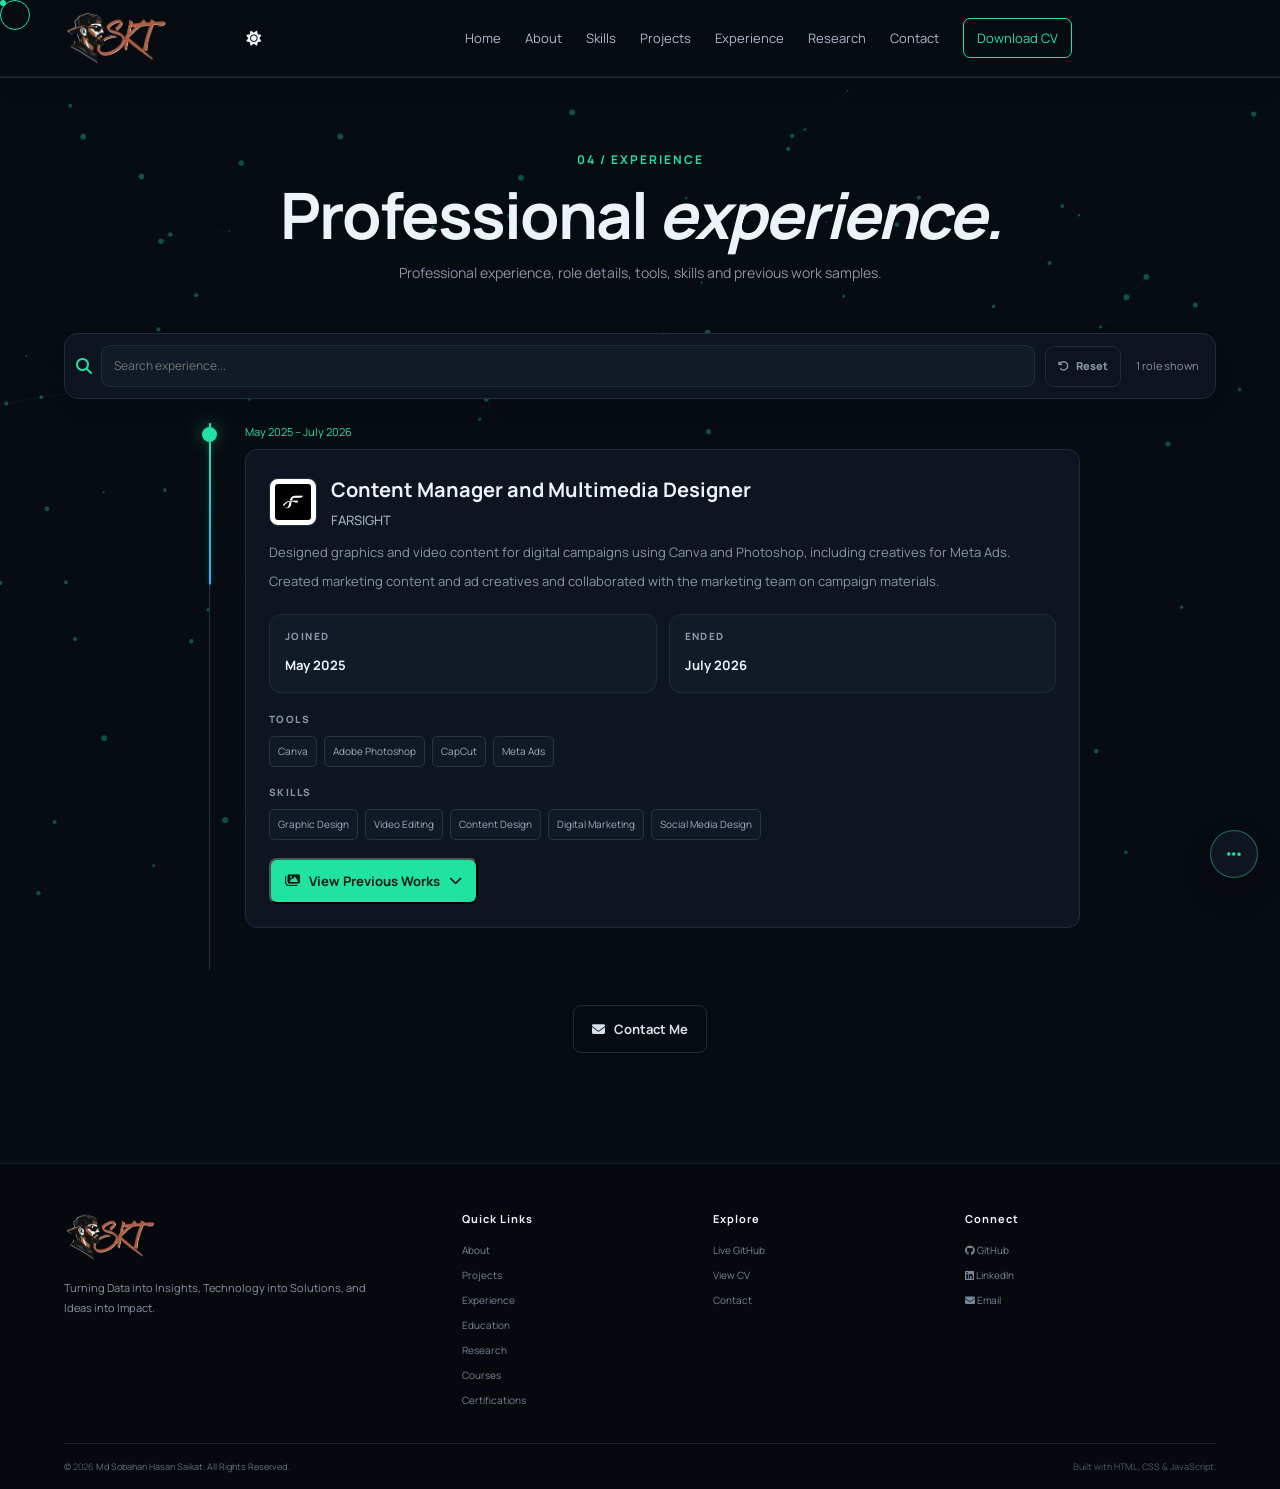
<file: experience.html>
<!doctype html>
<html lang="en">
  <head>
    <meta charset="UTF-8" />
    <meta name="viewport" content="width=device-width,initial-scale=1" />
    <link rel="icon" type="image/svg+xml" href="images/favicon.svg?v=2" />
    <link rel="icon" type="image/png" sizes="512x512" href="images/favicon.png?v=2" />
    <link rel="icon" href="images/favicon.ico?v=2" sizes="any" />
    <link rel="apple-touch-icon" sizes="180x180" href="images/apple-touch-icon.png?v=3" />
    <title>Experience | Md Sobahan Hasan Saikat</title>
    <link rel="preconnect" href="https://cdnjs.cloudflare.com" />
    <link rel="preconnect" href="https://fonts.googleapis.com" />
    <link rel="preconnect" href="https://fonts.gstatic.com" crossorigin />
    <link
      href="https://fonts.googleapis.com/css2?family=Manrope:wght@400;500;600;700;800&display=swap"
      rel="stylesheet"
    />
    <link
      rel="stylesheet"
      href="https://cdnjs.cloudflare.com/ajax/libs/font-awesome/6.5.2/css/all.min.css"
    />
    <script id="theme-bootstrap">
      (function () {
        try {
          var k = 'saikat-theme',
            t = localStorage.getItem(k) || localStorage.getItem('theme');
          if (t !== 'light' && t !== 'dark') t = 'dark';
          localStorage.setItem(k, t);
          document.documentElement.dataset.theme = t;
          document.documentElement.classList.toggle('theme-light-preload', t === 'light');
        } catch (e) {}
      })();
    </script>
    <link rel="stylesheet" href="style.css" />
    <meta
      name="description"
      content="Professional experience in graphics, content design, digital marketing and technology-related work by Md Sobahan Hasan Saikat."
    />
    <meta name="author" content="Md Sobahan Hasan Saikat" />
    <meta
      name="robots"
      content="index,follow,max-image-preview:large,max-snippet:-1,max-video-preview:-1"
    />
    <link rel="canonical" href="https://saikat-71.github.io/experience.html" />
    <meta property="og:type" content="website" />
    <meta property="og:site_name" content="Saikat Portfolio" />
    <meta property="og:title" content="Experience | Md Sobahan Hasan Saikat" />
    <meta
      property="og:description"
      content="Professional experience in graphics, content design, digital marketing and technology-related work by Md Sobahan Hasan Saikat."
    />
    <meta property="og:url" content="https://saikat-71.github.io/experience.html" />
    <meta property="og:image" content="https://saikat-71.github.io/images/profile.webp" />
    <meta property="og:image:alt" content="Md Sobahan Hasan Saikat" />
    <meta name="twitter:card" content="summary_large_image" />
    <meta name="twitter:title" content="Experience | Md Sobahan Hasan Saikat" />
    <meta
      name="twitter:description"
      content="Professional experience in graphics, content design, digital marketing and technology-related work by Md Sobahan Hasan Saikat."
    />
    <meta name="twitter:image" content="https://saikat-71.github.io/images/profile.webp" />
    <link rel="manifest" href="site.webmanifest" />
    <script type="application/ld+json">
      {
        "@context": "https://schema.org",
        "@type": "WebPage",
        "name": "Experience | Md Sobahan Hasan Saikat",
        "description": "Professional experience in graphics, content design, digital marketing and technology-related work by Md Sobahan Hasan Saikat.",
        "url": "https://saikat-71.github.io/experience.html",
        "isPartOf": {
          "@type": "WebSite",
          "name": "Saikat Portfolio",
          "url": "https://saikat-71.github.io/"
        }
      }
    </script>
    <script type="application/ld+json">
      {
        "@context": "https://schema.org",
        "@type": "Person",
        "name": "Md Sobahan Hasan Saikat",
        "url": "https://saikat-71.github.io/",
        "jobTitle": "CSE Student / Aspiring Data & Business Analyst",
        "email": "mailto:md.shsaikat71@gmail.com",
        "sameAs": ["https://github.com/saikat-71", "https://www.linkedin.com/in/sobahansaikat/"],
        "alumniOf": {
          "@type": "CollegeOrUniversity",
          "name": "American International University-Bangladesh"
        },
        "knowsAbout": [
          "Data Analytics",
          "Business Analysis",
          "Python",
          "C++",
          "C#",
          "Java",
          "SQL",
          "Machine Learning",
          "Software Development"
        ]
      }
    </script>
    <meta name="theme-color" content="#070b10" />
    <meta name="color-scheme" content="dark light" />
  </head>
  <body data-page="experience">
    <div class="cursor-dot" aria-hidden="true"></div>
    <div class="cursor-ring" aria-hidden="true"></div>
    <canvas id="particles"></canvas><!-- Shared header rendered by site-common.js -->
    <main class="section subpage">
      <div class="container">
        <div class="section-head center">
          <span>04 / EXPERIENCE</span>
          <h1>Professional <em>experience.</em></h1>
          <p>Professional experience, role details, tools, skills and previous work samples.</p>
        </div>
        <div class="timeline experience-timeline"></div>
        <div class="center">
          <a class="btn btn-ghost magnetic" href="index.html#contact"
            ><i class="fa-solid fa-envelope"></i> Contact Me</a
          >
        </div>
      </div>
    </main>
    <!-- Shared footer rendered by site-common.js -->
    <script src="site-common.js"></script>
    <script src="analytics.js" defer></script>
    <script src="enhancements.js"></script>
    <script src="data/portfolio-loader.js"></script>
    <script src="scroll-animations.js"></script>
  </body>
</html>
</file>
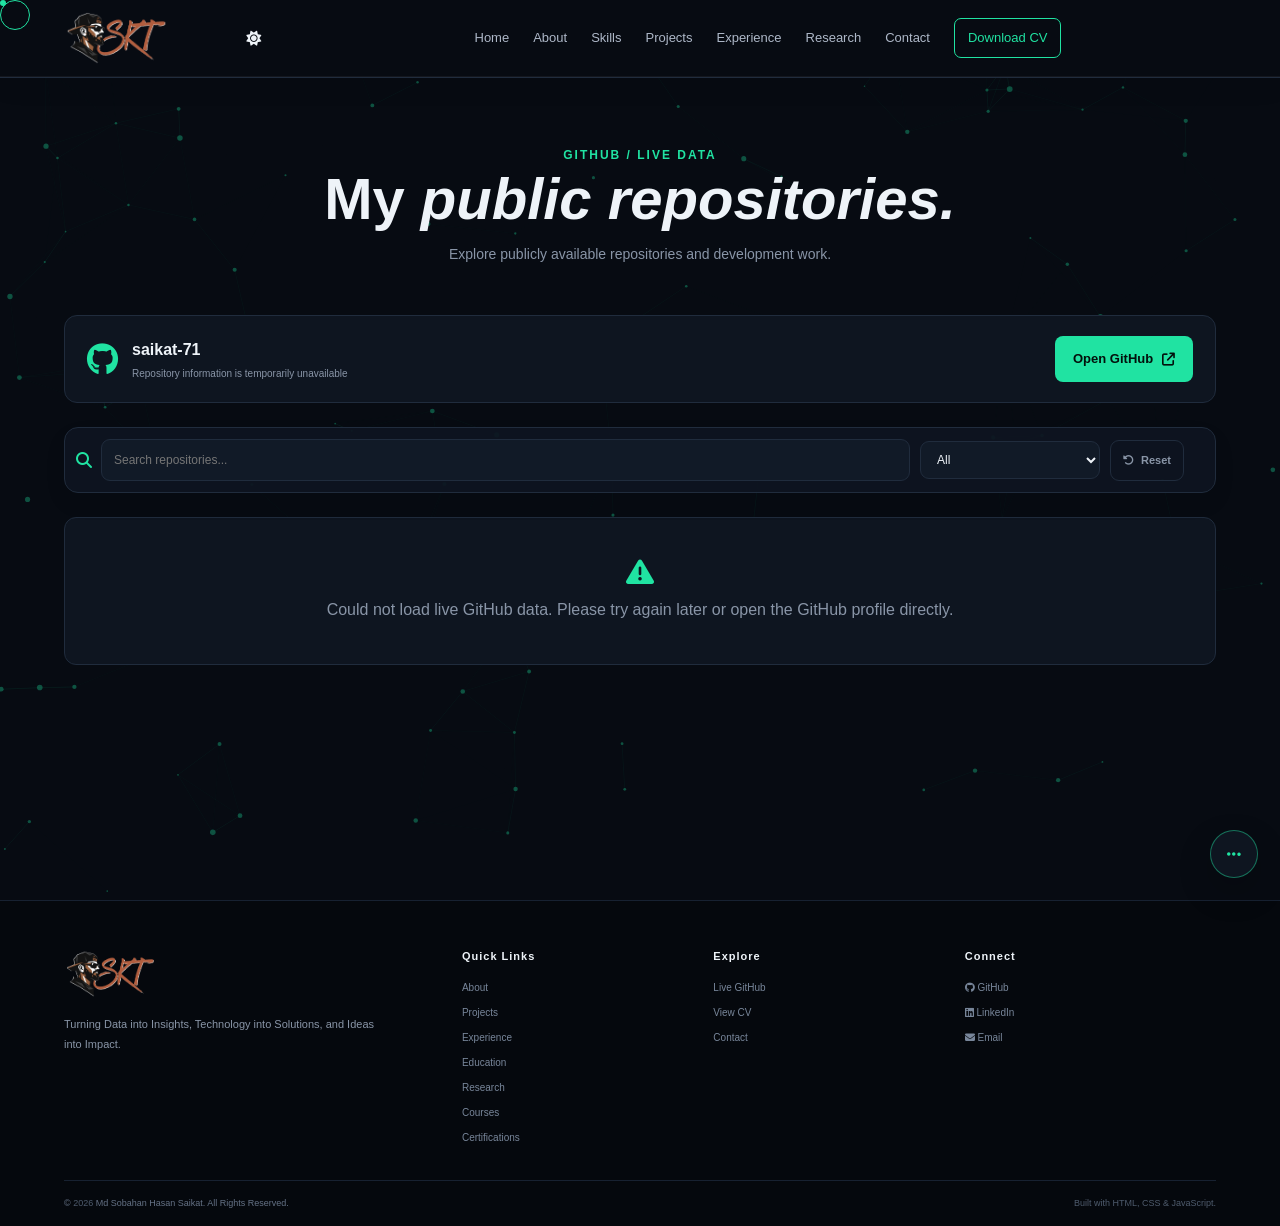
<file: github.html>
<!doctype html>
<html lang="en">
  <head>
    <meta charset="UTF-8" />
    <meta name="viewport" content="width=device-width,initial-scale=1" />
    <link rel="icon" type="image/svg+xml" href="images/favicon.svg?v=2" />
    <link rel="icon" type="image/png" sizes="512x512" href="images/favicon.png?v=2" />
    <link rel="icon" href="images/favicon.ico?v=2" sizes="any" />
    <link rel="apple-touch-icon" sizes="180x180" href="images/apple-touch-icon.png?v=3" />
    <title>GitHub Projects | Md Sobahan Hasan Saikat</title>
    <script id="theme-bootstrap">
      (function () {
        try {
          var k = 'saikat-theme',
            t = localStorage.getItem(k) || localStorage.getItem('theme');
          if (t !== 'light' && t !== 'dark') t = 'dark';
          localStorage.setItem(k, t);
          document.documentElement.dataset.theme = t;
          document.documentElement.classList.toggle('theme-light-preload', t === 'light');
        } catch (e) {}
      })();
    </script>
    <link rel="stylesheet" href="style.css" />
    <link
      rel="stylesheet"
      href="https://cdnjs.cloudflare.com/ajax/libs/font-awesome/6.5.2/css/all.min.css"
    />
    <meta
      name="description"
      content="Explore the GitHub repositories and programming projects of Md Sobahan Hasan Saikat."
    />
    <meta name="author" content="Md Sobahan Hasan Saikat" />
    <meta
      name="robots"
      content="index,follow,max-image-preview:large,max-snippet:-1,max-video-preview:-1"
    />
    <link rel="canonical" href="https://saikat-71.github.io/github.html" />
    <meta property="og:type" content="website" />
    <meta property="og:site_name" content="Saikat Portfolio" />
    <meta property="og:title" content="GitHub Projects | Md Sobahan Hasan Saikat" />
    <meta
      property="og:description"
      content="Explore the GitHub repositories and programming projects of Md Sobahan Hasan Saikat."
    />
    <meta property="og:url" content="https://saikat-71.github.io/github.html" />
    <meta property="og:image" content="https://saikat-71.github.io/images/profile.webp" />
    <meta property="og:image:alt" content="Md Sobahan Hasan Saikat" />
    <meta name="twitter:card" content="summary_large_image" />
    <meta name="twitter:title" content="GitHub Projects | Md Sobahan Hasan Saikat" />
    <meta
      name="twitter:description"
      content="Explore the GitHub repositories and programming projects of Md Sobahan Hasan Saikat."
    />
    <meta name="twitter:image" content="https://saikat-71.github.io/images/profile.webp" />
    <link rel="manifest" href="site.webmanifest" />
    <script type="application/ld+json">
      {
        "@context": "https://schema.org",
        "@type": "WebPage",
        "name": "GitHub Projects | Md Sobahan Hasan Saikat",
        "description": "Explore the GitHub repositories and programming projects of Md Sobahan Hasan Saikat.",
        "url": "https://saikat-71.github.io/github.html",
        "isPartOf": {
          "@type": "WebSite",
          "name": "Saikat Portfolio",
          "url": "https://saikat-71.github.io/"
        }
      }
    </script>
    <script type="application/ld+json">
      {
        "@context": "https://schema.org",
        "@type": "Person",
        "name": "Md Sobahan Hasan Saikat",
        "url": "https://saikat-71.github.io/",
        "jobTitle": "CSE Student / Aspiring Data & Business Analyst",
        "email": "mailto:md.shsaikat71@gmail.com",
        "sameAs": ["https://github.com/saikat-71", "https://www.linkedin.com/in/sobahansaikat/"],
        "alumniOf": {
          "@type": "CollegeOrUniversity",
          "name": "American International University-Bangladesh"
        },
        "knowsAbout": [
          "Data Analytics",
          "Business Analysis",
          "Python",
          "C++",
          "C#",
          "Java",
          "SQL",
          "Machine Learning",
          "Software Development"
        ]
      }
    </script>
    <meta name="theme-color" content="#070b10" />
    <meta name="color-scheme" content="dark light" />
  </head>
  <body data-page="github">
    <div class="cursor-dot" aria-hidden="true"></div>
    <div class="cursor-ring" aria-hidden="true"></div>
    <canvas id="particles"></canvas><!-- Shared header rendered by site-common.js -->
    <main class="section github-page">
      <div class="container">
        <div class="section-head center">
          <span>GITHUB / LIVE DATA</span>
          <h1>My <em>public repositories.</em></h1>
          <p>Explore publicly available repositories and development work.</p>
        </div>
        <div class="github-profile-card">
          <div>
            <i class="fa-brands fa-github"></i>
            <div>
              <strong>saikat-71</strong
              ><span id="githubStatus">Fetching repository information...</span>
            </div>
          </div>
          <a
            class="btn btn-primary magnetic"
            href="https://github.com/saikat-71"
            target="_blank"
            rel="noopener"
            >Open GitHub <i class="fa-solid fa-arrow-up-right-from-square"></i
          ></a>
        </div>
        <div id="repoGrid" class="repo-grid repo-grid-page"></div>
      </div>
    </main>
    <script>
      const repoGrid = document.getElementById('repoGrid'),
        status = document.getElementById('githubStatus');
      function esc(v) {
        return String(v || '').replace(
          /[&<>'"]/g,
          (c) => ({ '&': '&amp;', '<': '&lt;', '>': '&gt;', "'": '&#039;', '"': '&quot;' })[c]
        );
      }
      fetch('https://api.github.com/users/saikat-71/repos?sort=updated&direction=desc&per_page=30')
        .then((r) => {
          if (!r.ok) throw Error();
          return r.json();
        })
        .then((repos) => {
          status.textContent = `${repos.length} public repositories • live from GitHub`;
          repoGrid.innerHTML = repos.length
            ? repos
                .map(
                  (r) =>
                    `<article class="repo-card repo-card-large" data-language="${esc(r.language || 'Code')}"><div class="repo-title"><i class="fa-regular fa-folder"></i><h3>${esc(r.name)}</h3></div><p>${esc(r.description || 'Public GitHub repository')}</p><div class="repo-meta"><span><b>★</b> ${r.stargazers_count}</span><span><b>⑂</b> ${r.forks_count}</span><span>${esc(r.language || 'Code')}</span></div><a href="${r.html_url}" target="_blank" rel="noopener">View repository <i class="fa-solid fa-arrow-right"></i></a></article>`
                )
                .join('')
            : '<p class="skill-note">No public repositories found.</p>';
        })
        .catch(() => {
          status.textContent = 'Repository information is temporarily unavailable';
          repoGrid.innerHTML =
            '<div class="repo-error"><i class="fa-solid fa-triangle-exclamation"></i><p>Could not load live GitHub data. Please try again later or open the GitHub profile directly.</p></div>';
        });
    </script>
    <script src="site-common.js"></script>
    <script src="analytics.js" defer></script>
    <script src="enhancements.js"></script>
    <script src="scroll-animations.js"></script>
  </body>
</html>
</file>
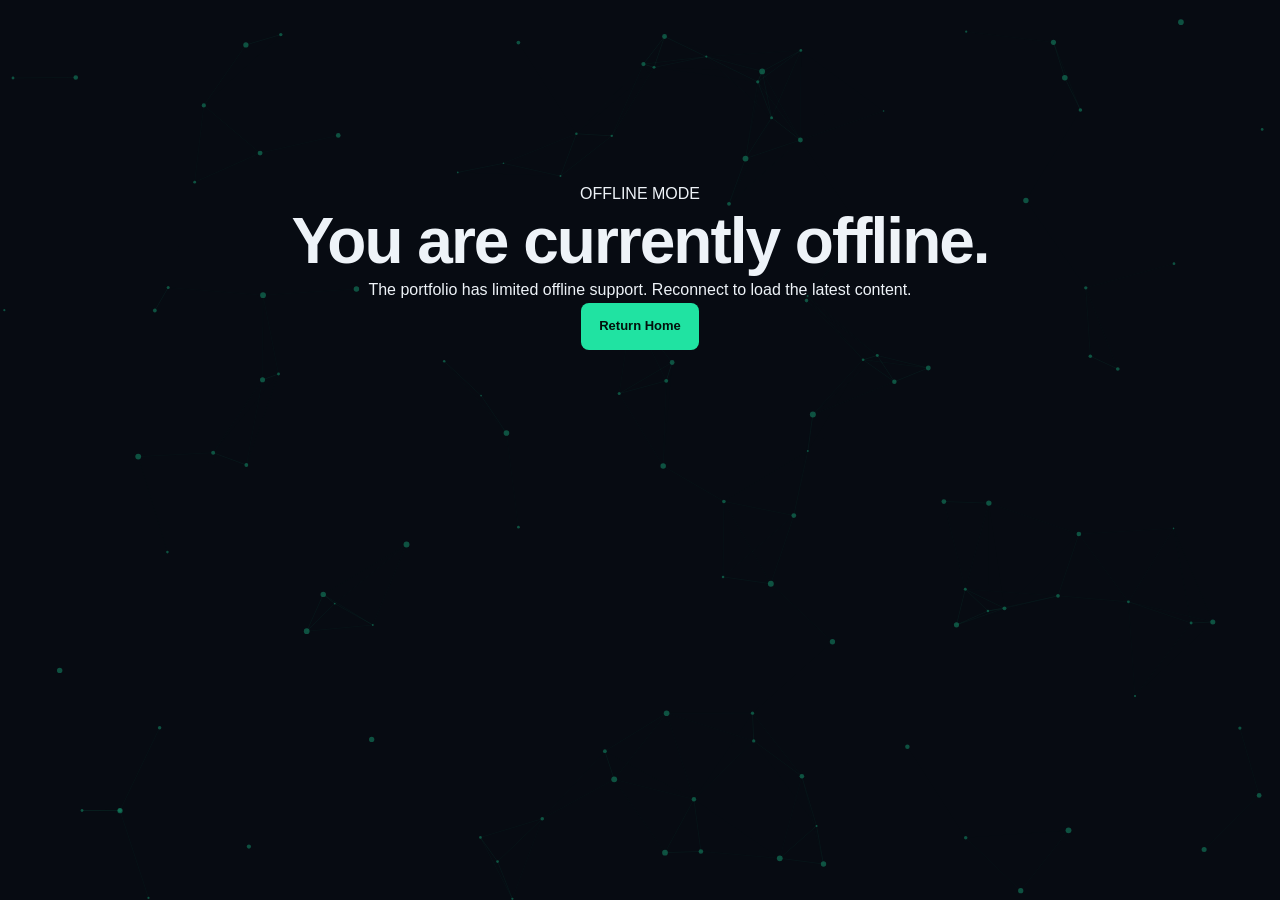
<file: offline.html>
<!doctype html>
<html lang="en">
  <head>
    <meta charset="utf-8" />
    <meta name="viewport" content="width=device-width,initial-scale=1" />
    <title>Offline | Saikat Portfolio</title>
    <link rel="stylesheet" href="style.css" />
  </head>
  <body>
    <canvas id="particles" aria-hidden="true"></canvas>
    <main class="section subpage">
      <div class="container center">
        <span>OFFLINE MODE</span>
        <h1>You are currently offline.</h1>
        <p>The portfolio has limited offline support. Reconnect to load the latest content.</p>
        <a class="btn btn-primary" href="index.html">Return Home</a>
      </div>
    </main>
    <script src="enhancements.js"></script>
  </body>
</html>
</file>
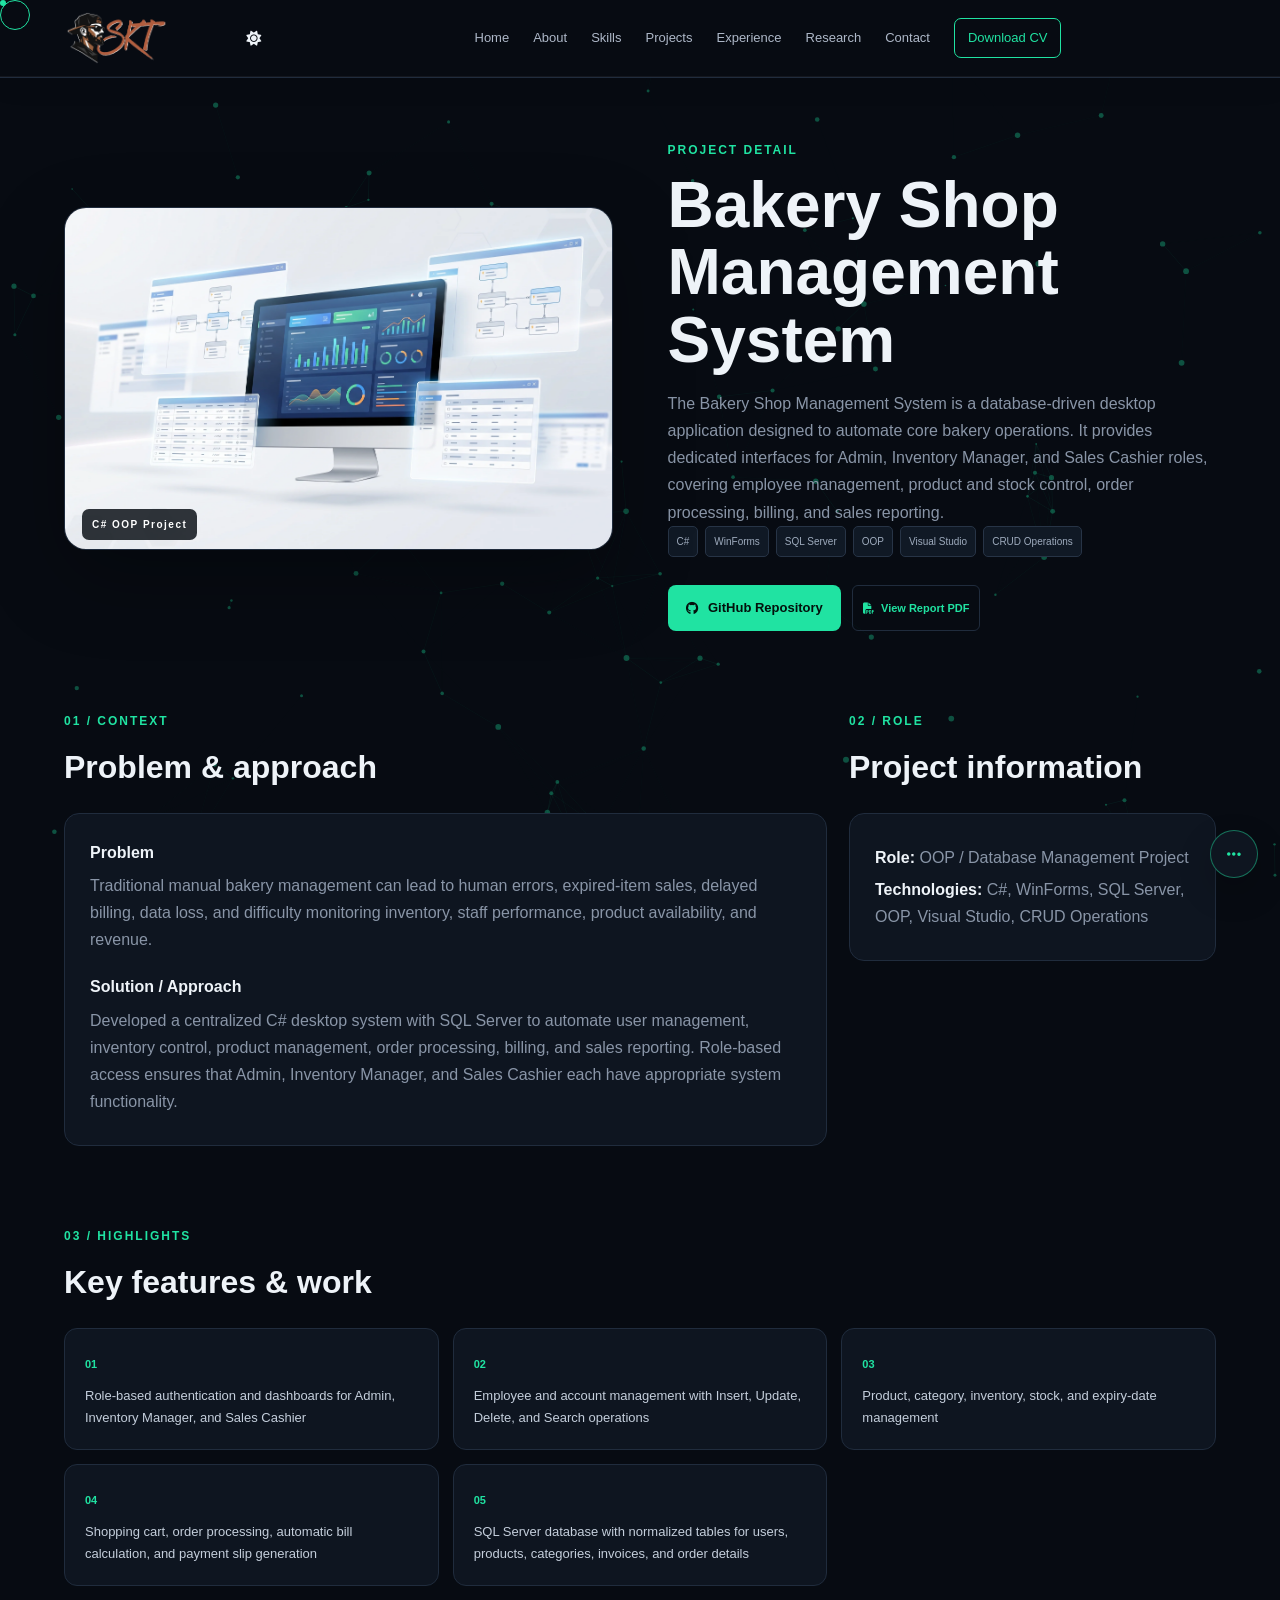
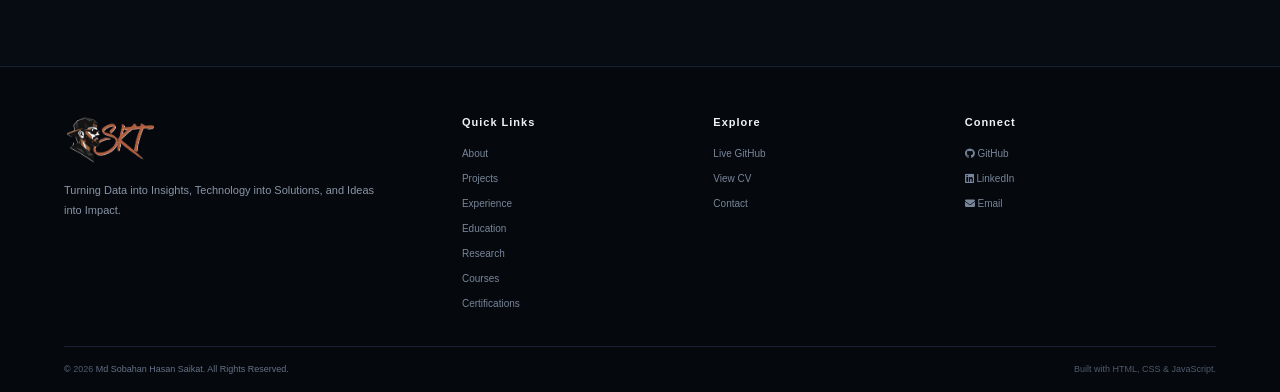
<file: project.html>
<!doctype html>
<html lang="en">
  <head>
    <meta charset="UTF-8" />
    <meta name="viewport" content="width=device-width,initial-scale=1" />
    <link rel="icon" type="image/svg+xml" href="images/favicon.svg?v=2" />
    <link rel="icon" type="image/png" sizes="512x512" href="images/favicon.png?v=2" />
    <link rel="icon" href="images/favicon.ico?v=2" sizes="any" />
    <link rel="apple-touch-icon" sizes="180x180" href="images/apple-touch-icon.png?v=3" />
    <title>Project Details | Md Sobahan Hasan Saikat</title>
    <script id="theme-bootstrap">
      (function () {
        try {
          var k = 'saikat-theme',
            t = localStorage.getItem(k) || localStorage.getItem('theme');
          if (t !== 'light' && t !== 'dark') t = 'dark';
          localStorage.setItem(k, t);
          document.documentElement.dataset.theme = t;
          document.documentElement.classList.toggle('theme-light-preload', t === 'light');
        } catch (e) {}
      })();
    </script>
    <link rel="stylesheet" href="style.css" />
    <link
      rel="stylesheet"
      href="https://cdnjs.cloudflare.com/ajax/libs/font-awesome/6.5.2/css/all.min.css"
    />
    <meta
      name="description"
      content="Detailed project information, technologies, reports and repositories from Md Sobahan Hasan Saikat."
    />
    <meta name="author" content="Md Sobahan Hasan Saikat" />
    <meta
      name="robots"
      content="index,follow,max-image-preview:large,max-snippet:-1,max-video-preview:-1"
    />
    <link rel="canonical" href="https://saikat-71.github.io/project.html" />
    <meta property="og:type" content="website" />
    <meta property="og:site_name" content="Saikat Portfolio" />
    <meta property="og:title" content="Project Details | Md Sobahan Hasan Saikat" />
    <meta
      property="og:description"
      content="Detailed project information, technologies, reports and repositories from Md Sobahan Hasan Saikat."
    />
    <meta property="og:url" content="https://saikat-71.github.io/project.html" />
    <meta property="og:image" content="https://saikat-71.github.io/images/profile.webp" />
    <meta property="og:image:alt" content="Md Sobahan Hasan Saikat" />
    <meta name="twitter:card" content="summary_large_image" />
    <meta name="twitter:title" content="Project Details | Md Sobahan Hasan Saikat" />
    <meta
      name="twitter:description"
      content="Detailed project information, technologies, reports and repositories from Md Sobahan Hasan Saikat."
    />
    <meta name="twitter:image" content="https://saikat-71.github.io/images/profile.webp" />
    <link rel="manifest" href="site.webmanifest" />
    <script type="application/ld+json">
      {
        "@context": "https://schema.org",
        "@type": "WebPage",
        "name": "Project Details | Md Sobahan Hasan Saikat",
        "description": "Detailed project information, technologies, reports and repositories from Md Sobahan Hasan Saikat.",
        "url": "https://saikat-71.github.io/project.html",
        "isPartOf": {
          "@type": "WebSite",
          "name": "Saikat Portfolio",
          "url": "https://saikat-71.github.io/"
        }
      }
    </script>
    <script type="application/ld+json">
      {
        "@context": "https://schema.org",
        "@type": "Person",
        "name": "Md Sobahan Hasan Saikat",
        "url": "https://saikat-71.github.io/",
        "jobTitle": "CSE Student / Aspiring Data & Business Analyst",
        "email": "mailto:md.shsaikat71@gmail.com",
        "sameAs": ["https://github.com/saikat-71", "https://www.linkedin.com/in/sobahansaikat/"],
        "alumniOf": {
          "@type": "CollegeOrUniversity",
          "name": "American International University-Bangladesh"
        },
        "knowsAbout": [
          "Data Analytics",
          "Business Analysis",
          "Python",
          "C++",
          "C#",
          "Java",
          "SQL",
          "Machine Learning",
          "Software Development"
        ]
      }
    </script>
    <meta name="theme-color" content="#070b10" />
    <meta name="color-scheme" content="dark light" />
  </head>
  <body data-page="project">
    <div class="cursor-dot" aria-hidden="true"></div>
    <div class="cursor-ring" aria-hidden="true"></div>
    <canvas id="particles"></canvas><!-- Shared header rendered by site-common.js -->
    <main class="section project-detail">
      <div class="container"><div id="projectDetail"></div></div>
    </main>
    <script>
      const esc = (v) =>
        String(v ?? '').replace(
          /[&<>"']/g,
          (m) => ({ '&': '&amp;', '<': '&lt;', '>': '&gt;', '"': '&quot;', "'": '&#39;' })[m]
        );
      const id = new URLSearchParams(location.search).get('id') || 'bakery';
      async function load() {
        try {
          const r = await fetch('data/portfolio.json?ts=' + Date.now(), { cache: 'no-store' });
          if (!r.ok) throw new Error('Content is temporarily unavailable');
          const data = await r.json();
          const p = (data.projects || []).find((x) => x.id === id) || (data.projects || [])[0];
          const root = document.getElementById('projectDetail');
          if (!p) {
            root.innerHTML =
              '<div class="collection-empty"><strong>Project not found.</strong><a class="btn btn-primary" href="projects.html">Back to Projects</a></div>';
            return;
          }
          root.innerHTML = `<div class="project-detail-hero"><div class="project-detail-image"><img src="${esc(p.cover || 'images/Logo.webp')}" alt="${esc(p.title)} project cover" loading="lazy" decoding="async"><span>${esc(p.label || 'PROJECT')}</span></div><div class="project-detail-copy"><span class="eyebrow">PROJECT DETAIL</span><h1>${esc(p.title)}</h1><p>${esc(p.overview || p.description || '')}</p><div class="tags">${(p.tech || []).map((x) => `<span>${esc(x)}</span>`).join('')}</div><div class="hero-actions"><a class="btn btn-primary magnetic" href="${esc(p.repo || '#')}" target="_blank" rel="noopener"><i class="fa-brands fa-github"></i> GitHub Repository</a>${p.liveUrl ? `<a class="report-link magnetic live-preview-link" href="${esc(p.liveUrl)}" target="_blank" rel="noopener noreferrer"><i class="fa-solid fa-up-right-from-square"></i> Live Preview</a>` : ''}${p.report ? `<a class="report-link magnetic" href="${esc(p.report)}" target="_blank" rel="noopener noreferrer"><i class="fa-solid fa-file-pdf"></i> View Report PDF</a>` : ''}</div></div></div>
<div class="detail-grid"><section class="detail-section"><span class="eyebrow">01 / CONTEXT</span><h2>Problem & approach</h2><div class="detail-box"><h3>Problem</h3><p>${esc(p.problem || p.description || '')}</p><h3>Solution / Approach</h3><p>${esc(p.solution || 'Project work focused on applying the listed technologies to address the project objective.')}</p></div></section><section class="detail-section"><span class="eyebrow">02 / ROLE</span><h2>Project information</h2><div class="detail-box"><p><strong>Role:</strong> ${esc(p.role || 'Academic project')}</p><p><strong>Technologies:</strong> ${(p.tech || []).map(esc).join(', ')}</p></div></section></div>
<section class="detail-section"><span class="eyebrow">03 / HIGHLIGHTS</span><h2>Key features & work</h2><div class="feature-grid">${(p.highlights || []).map((x, i) => `<div class="feature-card"><span>${String(i + 1).padStart(2, '0')}</span><p>${esc(x)}</p></div>`).join('')}</div></section>`;
        } catch (e) {
          document.getElementById('projectDetail').innerHTML =
            '<div class="collection-empty"><i class="fa-solid fa-circle-exclamation"></i><strong>Project data could not be loaded.</strong><span>Please open the portfolio through GitHub Pages or a local web server.</span></div>';
        }
      }
      load();
    </script>
    <style>
      .project-detail {
        padding-top: 135px;
        padding-bottom: 80px;
      }
      .project-detail-hero {
        display: grid;
        grid-template-columns: 1fr 1fr;
        gap: 55px;
        align-items: center;
      }
      .project-detail-image {
        position: relative;
      }
      .project-detail-image img {
        width: 100%;
        aspect-ratio: 16/10;
        object-fit: cover;
        border-radius: 22px;
        border: 1px solid var(--line);
        box-shadow: 0 28px 80px rgba(0, 0, 0, 0.28);
      }
      .project-detail-image > span {
        position: absolute;
        left: 18px;
        bottom: 18px;
        padding: 7px 10px;
        border-radius: 7px;
        background: rgba(4, 10, 16, 0.82);
        color: #fff;
        font-size: 10px;
        font-weight: 800;
        letter-spacing: 1.5px;
      }
      .project-detail-copy h1 {
        font-size: clamp(38px, 5vw, 66px);
        line-height: 1.05;
        margin: 10px 0 16px;
      }
      .project-detail-copy > p {
        color: var(--muted);
        font-size: 16px;
        max-width: 650px;
      }
      .detail-grid {
        display: grid;
        grid-template-columns: 1.35fr 0.65fr;
        gap: 22px;
      }
      .detail-section {
        margin-top: 75px;
      }
      .detail-section > h2 {
        font-size: 32px;
        margin: 7px 0 18px;
      }
      .detail-box {
        padding: 25px;
        background: var(--panel);
        border: 1px solid var(--line);
        border-radius: 15px;
      }
      .detail-box h3 {
        font-size: 16px;
        margin-bottom: 6px;
      }
      .detail-box h3:not(:first-child) {
        margin-top: 20px;
      }
      .detail-box p {
        color: var(--muted);
        margin: 5px 0;
      }
      .feature-grid {
        display: grid;
        grid-template-columns: repeat(3, 1fr);
        gap: 14px;
      }
      .feature-card {
        padding: 20px;
        background: var(--panel);
        border: 1px solid var(--line);
        border-radius: 13px;
      }
      .feature-card span {
        color: var(--accent);
        font-size: 11px;
        font-weight: 800;
      }
      .feature-card p {
        margin-top: 9px;
        color: #c4cedb;
        font-size: 13px;
      }
      @media (max-width: 850px) {
        .project-detail-hero,
        .detail-grid {
          grid-template-columns: 1fr;
          gap: 30px;
        }
        .feature-grid {
          grid-template-columns: 1fr 1fr;
        }
      }
      @media (max-width: 600px) {
        .project-detail {
          padding-top: 112px;
        }
        .project-detail-copy h1 {
          font-size: 36px;
        }
        .project-detail-copy > p {
          font-size: 14px;
        }
        .feature-grid {
          grid-template-columns: 1fr;
        }
        .detail-section {
          margin-top: 52px;
        }
        .project-detail-image img {
          border-radius: 15px;
        }
      }
    </style>
    <script src="site-common.js"></script>
    <script src="analytics.js" defer></script>
    <script src="enhancements.js"></script>
    <script src="scroll-animations.js"></script>
  </body>
</html>
</file>
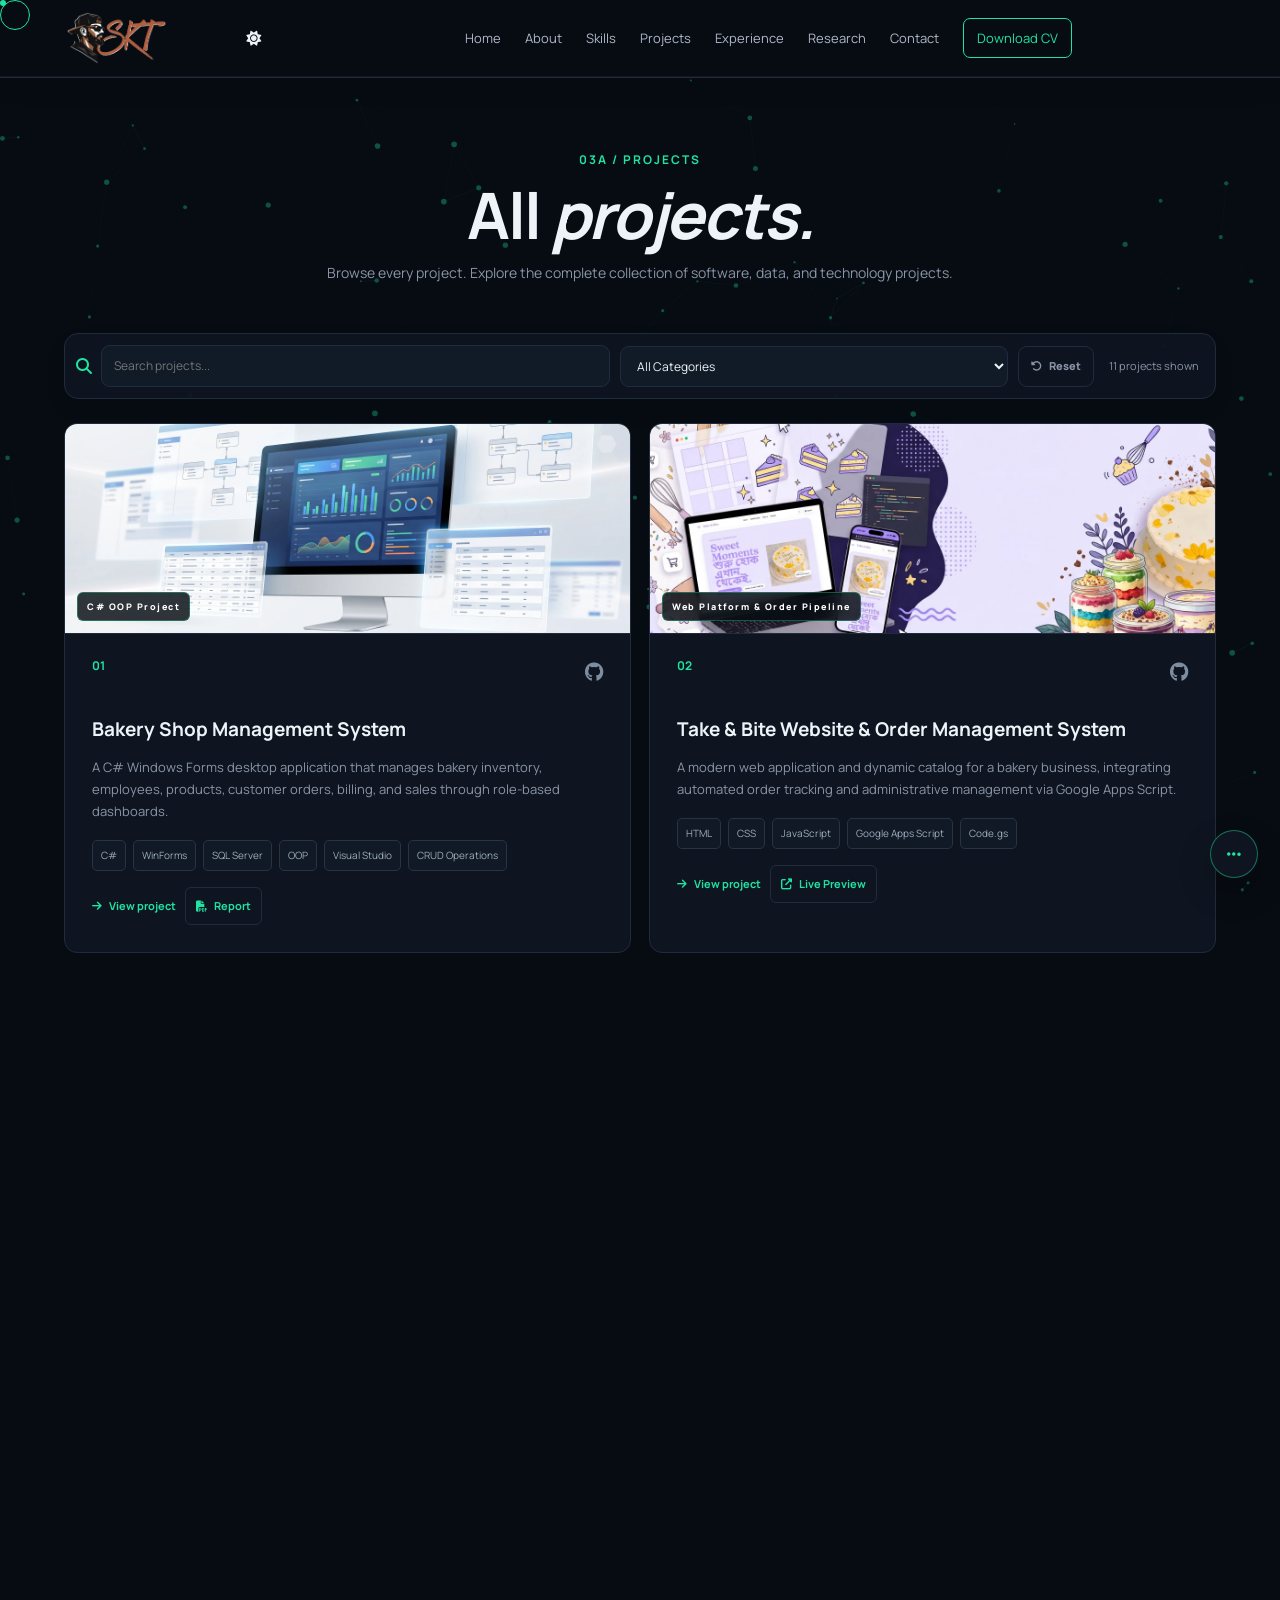
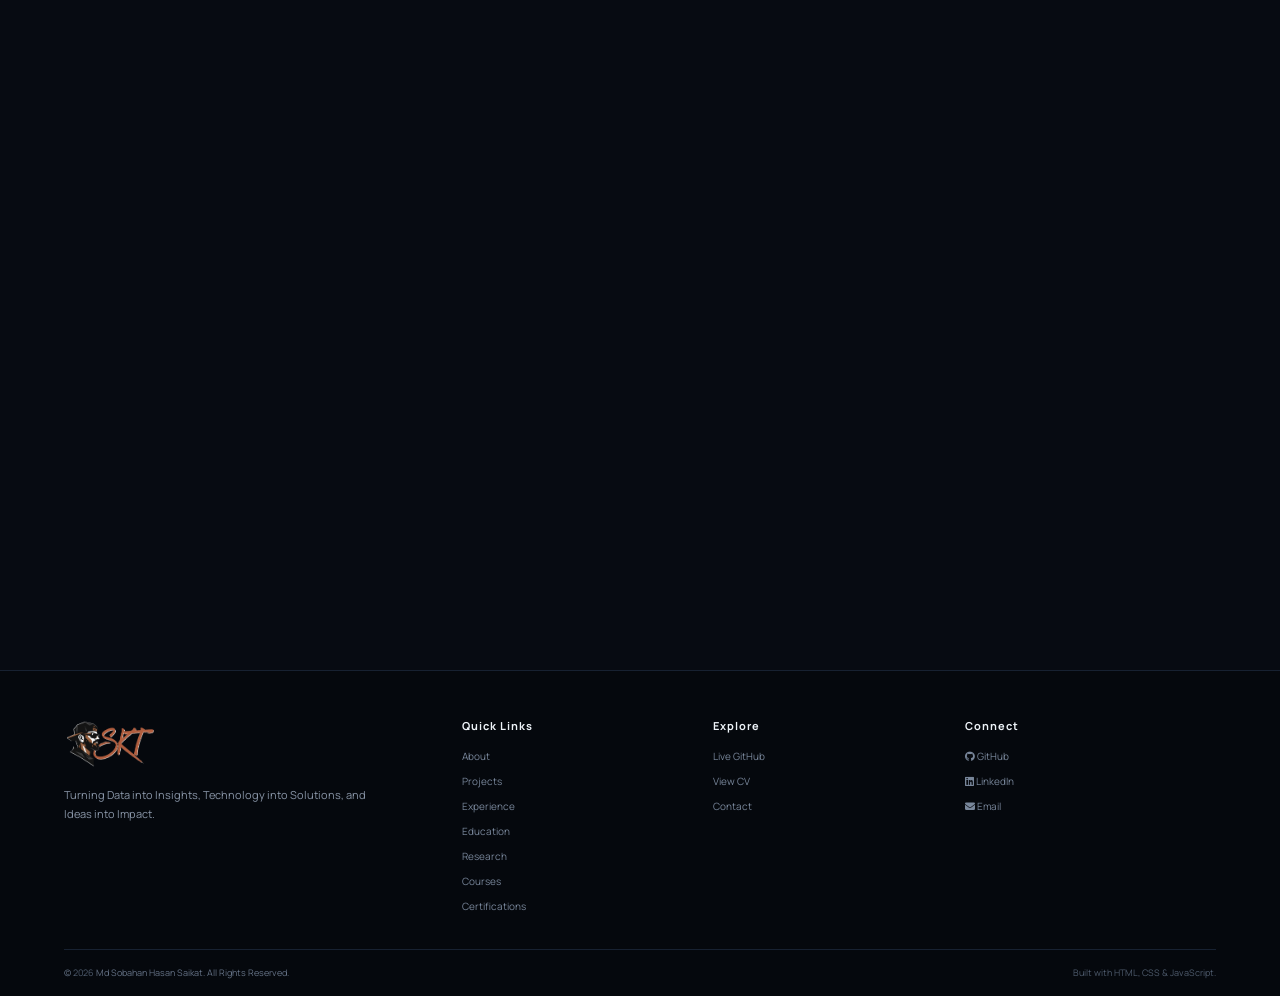
<file: projects.html>
<!doctype html>
<html lang="en">
  <head>
    <meta charset="utf-8" />
    <meta name="viewport" content="width=device-width,initial-scale=1" />
    <link rel="icon" type="image/svg+xml" href="images/favicon.svg?v=2" />
    <link rel="icon" type="image/png" sizes="512x512" href="images/favicon.png?v=2" />
    <link rel="icon" href="images/favicon.ico?v=2" sizes="any" />
    <link rel="apple-touch-icon" sizes="180x180" href="images/apple-touch-icon.png?v=3" />
    <title>Projects | Md Sobahan Hasan Saikat</title>
    <link rel="preconnect" href="https://cdnjs.cloudflare.com" />
    <link rel="preconnect" href="https://fonts.googleapis.com" />
    <link rel="preconnect" href="https://fonts.gstatic.com" crossorigin />
    <link
      href="https://fonts.googleapis.com/css2?family=Manrope:wght@400;500;600;700;800&display=swap"
      rel="stylesheet"
    />
    <link
      rel="stylesheet"
      href="https://cdnjs.cloudflare.com/ajax/libs/font-awesome/6.5.2/css/all.min.css"
    />
    <script id="theme-bootstrap">
      (function () {
        try {
          var k = 'saikat-theme',
            t = localStorage.getItem(k) || localStorage.getItem('theme');
          if (t !== 'light' && t !== 'dark') t = 'dark';
          localStorage.setItem(k, t);
          document.documentElement.dataset.theme = t;
          document.documentElement.classList.toggle('theme-light-preload', t === 'light');
        } catch (e) {}
      })();
    </script>
    <link rel="stylesheet" href="style.css" />
    <meta
      name="description"
      content="Explore software development, data analytics, machine learning and academic projects by Md Sobahan Hasan Saikat."
    />
    <meta name="author" content="Md Sobahan Hasan Saikat" />
    <meta
      name="robots"
      content="index,follow,max-image-preview:large,max-snippet:-1,max-video-preview:-1"
    />
    <link rel="canonical" href="https://saikat-71.github.io/projects.html" />
    <meta property="og:type" content="website" />
    <meta property="og:site_name" content="Saikat Portfolio" />
    <meta property="og:title" content="Projects | Md Sobahan Hasan Saikat" />
    <meta
      property="og:description"
      content="Explore software development, data analytics, machine learning and academic projects by Md Sobahan Hasan Saikat."
    />
    <meta property="og:url" content="https://saikat-71.github.io/projects.html" />
    <meta property="og:image" content="https://saikat-71.github.io/images/profile.webp" />
    <meta property="og:image:alt" content="Md Sobahan Hasan Saikat" />
    <meta name="twitter:card" content="summary_large_image" />
    <meta name="twitter:title" content="Projects | Md Sobahan Hasan Saikat" />
    <meta
      name="twitter:description"
      content="Explore software development, data analytics, machine learning and academic projects by Md Sobahan Hasan Saikat."
    />
    <meta name="twitter:image" content="https://saikat-71.github.io/images/profile.webp" />
    <link rel="manifest" href="site.webmanifest" />
    <script type="application/ld+json">
      {
        "@context": "https://schema.org",
        "@type": "WebPage",
        "name": "Projects | Md Sobahan Hasan Saikat",
        "description": "Explore software development, data analytics, machine learning and academic projects by Md Sobahan Hasan Saikat.",
        "url": "https://saikat-71.github.io/projects.html",
        "isPartOf": {
          "@type": "WebSite",
          "name": "Saikat Portfolio",
          "url": "https://saikat-71.github.io/"
        }
      }
    </script>
    <script type="application/ld+json">
      {
        "@context": "https://schema.org",
        "@type": "Person",
        "name": "Md Sobahan Hasan Saikat",
        "url": "https://saikat-71.github.io/",
        "jobTitle": "CSE Student / Aspiring Data & Business Analyst",
        "email": "mailto:md.shsaikat71@gmail.com",
        "sameAs": ["https://github.com/saikat-71", "https://www.linkedin.com/in/sobahansaikat/"],
        "alumniOf": {
          "@type": "CollegeOrUniversity",
          "name": "American International University-Bangladesh"
        },
        "knowsAbout": [
          "Data Analytics",
          "Business Analysis",
          "Python",
          "C++",
          "C#",
          "Java",
          "SQL",
          "Machine Learning",
          "Software Development"
        ]
      }
    </script>
    <meta name="theme-color" content="#070b10" />
    <meta name="color-scheme" content="dark light" />
  </head>
  <body data-page="projects">
    <div class="cursor-dot" aria-hidden="true"></div>
    <div class="cursor-ring" aria-hidden="true"></div>
    <canvas id="particles" aria-hidden="true"></canvas>
    <!-- Shared header rendered by site-common.js -->
    <main class="section subpage">
      <div class="container">
        <div class="section-head center">
          <span>03A / PROJECTS</span>
          <h1>All <em>projects.</em></h1>
          <p>
            Browse every project. Explore the complete collection of software, data, and technology
            projects.
          </p>
        </div>
        <div id="allProjectsGrid" class="project-grid"></div>
      </div>
    </main>
    <!-- Shared footer rendered by site-common.js -->
    <script>
      const y = document.getElementById('year');
      if (y) y.textContent = new Date().getFullYear();
    </script>
    <script>
      const esc = (v) =>
        String(v ?? '').replace(
          /[&<>"']/g,
          (m) => ({ '&': '&amp;', '<': '&lt;', '>': '&gt;', '"': '&quot;', "'": '&#39;' })[m]
        );
      const categoryFor = (p) =>
        p.category ||
        (/analytics|data|forecast/i.test((p.title || '') + ' ' + (p.role || ''))
          ? 'Data Analytics'
          : /machine|ml|predict/i.test(p.title || '')
            ? 'Machine Learning'
            : /design|graphic/i.test((p.title || '') + ' ' + (p.role || ''))
              ? 'Design'
              : 'Software Development');
      function renderProjects(items) {
        const root = document.getElementById('allProjectsGrid');
        if (!root) return;
        root.innerHTML =
          (items || [])
            .map((p, i) => {
              const cat = categoryFor(p);
              return `<article class="project" data-category="${esc(cat)}"><div class="project-cover"><img src="${esc(p.cover || 'images/Logo.webp')}" alt="${esc(p.title)} project cover" loading="lazy" decoding="async"><div class="cover-label">${esc(p.label || cat || 'PROJECT')}</div></div><div class="project-top"><span class="project-number">${String(i + 1).padStart(2, '0')}</span>${p.repo ? `<a href="${esc(p.repo)}" target="_blank" rel="noopener" aria-label="Open GitHub"><i class="fa-brands fa-github"></i></a>` : ''}</div><h3>${esc(p.title)}</h3><p>${esc(p.description || '')}</p><div class="tags">${(p.tech || []).map((x) => `<span>${esc(x)}</span>`).join('')}</div><div class="project-actions"><a class="project-details btn btn-primary" href="project.html?id=${encodeURIComponent(p.id)}"><i class="fa-solid fa-arrow-right"></i> View project</a>${p.liveUrl ? `<a class="report-link live-preview-link" href="${esc(p.liveUrl)}" target="_blank" rel="noopener noreferrer"><i class="fa-solid fa-up-right-from-square"></i> Live Preview</a>` : ''}${p.report ? `<a class="report-link" href="${esc(p.report)}" target="_blank" rel="noopener noreferrer"><i class="fa-solid fa-file-pdf"></i> Report</a>` : ''}</div></article>`;
            })
            .join('') ||
          '<div class="collection-empty"><i class="fa-solid fa-folder-open"></i><strong>No projects available</strong><span>Project information will be presented here as the portfolio grows.</span></div>';
        document.dispatchEvent(new CustomEvent('portfolio:projects-rendered'));
      }
      (async () => {
        try {
          const r = await fetch('data/portfolio.json?ts=' + Date.now(), { cache: 'no-store' });
          if (!r.ok) throw new Error('Content is temporarily unavailable');
          const d = await r.json();
          renderProjects(Array.isArray(d.projects) ? d.projects : []);
          document.dispatchEvent(new CustomEvent('portfolio:loaded', { detail: d }));
        } catch (e) {
          console.error('Portfolio content could not be retrieved.', e);
          renderProjects([]);
        }
      })();
    </script>
    <script src="site-common.js"></script>
    <script src="analytics.js" defer></script>
    <script src="enhancements.js"></script>
    <script src="scroll-animations.js"></script>
  </body>
</html>
</file>
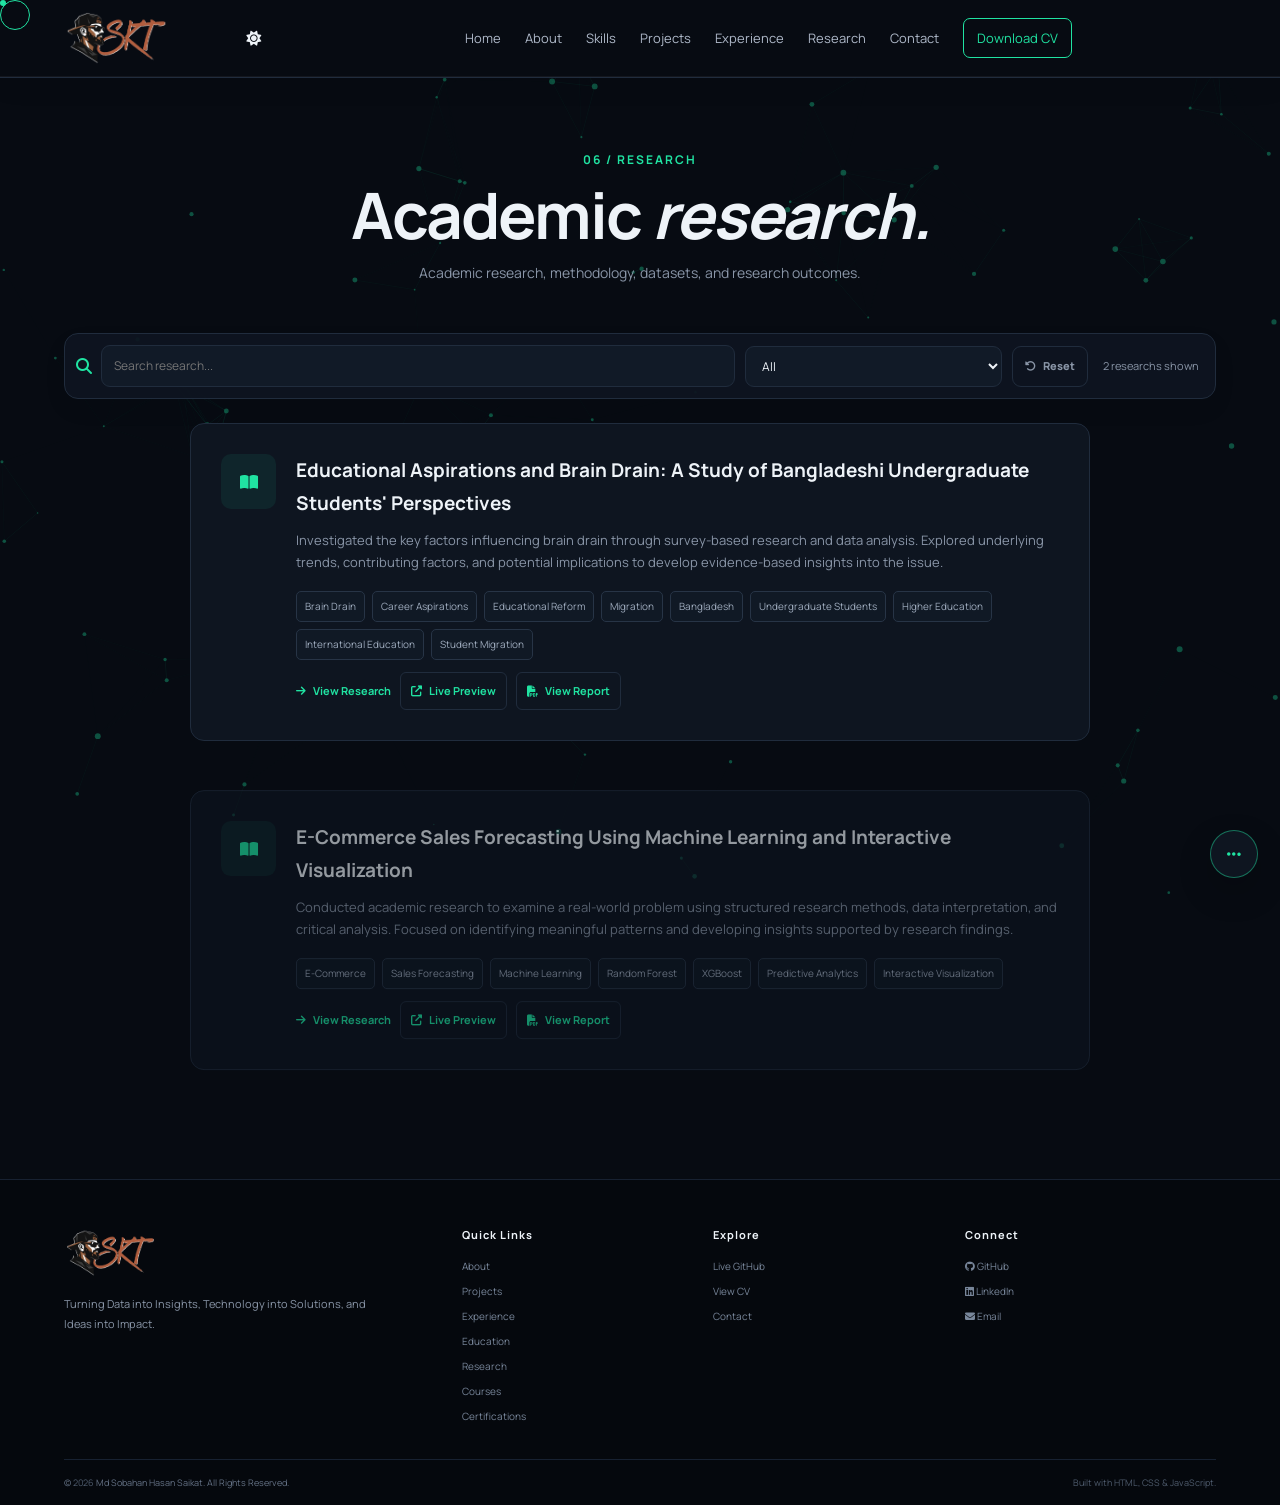
<file: research.html>
<!doctype html>
<html lang="en">
  <head>
    <meta charset="utf-8" />
    <meta name="viewport" content="width=device-width,initial-scale=1" />
    <link rel="icon" type="image/svg+xml" href="images/favicon.svg?v=2" />
    <link rel="icon" type="image/png" sizes="512x512" href="images/favicon.png?v=2" />
    <link rel="icon" href="images/favicon.ico?v=2" sizes="any" />
    <link rel="apple-touch-icon" sizes="180x180" href="images/apple-touch-icon.png?v=3" />
    <title>Research | Md Sobahan Hasan Saikat</title>
    <link rel="preconnect" href="https://cdnjs.cloudflare.com" />
    <link rel="preconnect" href="https://fonts.googleapis.com" />
    <link rel="preconnect" href="https://fonts.gstatic.com" crossorigin />
    <link
      href="https://fonts.googleapis.com/css2?family=Manrope:wght@400;500;600;700;800&display=swap"
      rel="stylesheet"
    />
    <link
      rel="stylesheet"
      href="https://cdnjs.cloudflare.com/ajax/libs/font-awesome/6.5.2/css/all.min.css"
    />
    <script id="theme-bootstrap">
      (function () {
        try {
          var k = 'saikat-theme',
            t = localStorage.getItem(k) || localStorage.getItem('theme');
          if (t !== 'light' && t !== 'dark') t = 'dark';
          localStorage.setItem(k, t);
          document.documentElement.dataset.theme = t;
          document.documentElement.classList.toggle('theme-light-preload', t === 'light');
        } catch (e) {}
      })();
    </script>
    <link rel="stylesheet" href="style.css" />
    <meta
      name="description"
      content="Academic research and data science work by Md Sobahan Hasan Saikat, including survey research, machine learning and e-commerce analytics."
    />
    <meta name="author" content="Md Sobahan Hasan Saikat" />
    <meta
      name="robots"
      content="index,follow,max-image-preview:large,max-snippet:-1,max-video-preview:-1"
    />
    <link rel="canonical" href="https://saikat-71.github.io/research.html" />
    <meta property="og:type" content="website" />
    <meta property="og:site_name" content="Saikat Portfolio" />
    <meta property="og:title" content="Research | Md Sobahan Hasan Saikat" />
    <meta
      property="og:description"
      content="Academic research and data science work by Md Sobahan Hasan Saikat, including survey research, machine learning and e-commerce analytics."
    />
    <meta property="og:url" content="https://saikat-71.github.io/research.html" />
    <meta property="og:image" content="https://saikat-71.github.io/images/profile.webp" />
    <meta property="og:image:alt" content="Md Sobahan Hasan Saikat" />
    <meta name="twitter:card" content="summary_large_image" />
    <meta name="twitter:title" content="Research | Md Sobahan Hasan Saikat" />
    <meta
      name="twitter:description"
      content="Academic research and data science work by Md Sobahan Hasan Saikat, including survey research, machine learning and e-commerce analytics."
    />
    <meta name="twitter:image" content="https://saikat-71.github.io/images/profile.webp" />
    <link rel="manifest" href="site.webmanifest" />
    <script type="application/ld+json">
      {
        "@context": "https://schema.org",
        "@type": "WebPage",
        "name": "Research | Md Sobahan Hasan Saikat",
        "description": "Academic research and data science work by Md Sobahan Hasan Saikat, including survey research, machine learning and e-commerce analytics.",
        "url": "https://saikat-71.github.io/research.html",
        "isPartOf": {
          "@type": "WebSite",
          "name": "Saikat Portfolio",
          "url": "https://saikat-71.github.io/"
        }
      }
    </script>
    <script type="application/ld+json">
      {
        "@context": "https://schema.org",
        "@type": "Person",
        "name": "Md Sobahan Hasan Saikat",
        "url": "https://saikat-71.github.io/",
        "jobTitle": "CSE Student / Aspiring Data & Business Analyst",
        "email": "mailto:md.shsaikat71@gmail.com",
        "sameAs": ["https://github.com/saikat-71", "https://www.linkedin.com/in/sobahansaikat/"],
        "alumniOf": {
          "@type": "CollegeOrUniversity",
          "name": "American International University-Bangladesh"
        },
        "knowsAbout": [
          "Data Analytics",
          "Business Analysis",
          "Python",
          "C++",
          "C#",
          "Java",
          "SQL",
          "Machine Learning",
          "Software Development"
        ]
      }
    </script>
    <meta name="theme-color" content="#070b10" />
    <meta name="color-scheme" content="dark light" />
  </head>
  <body data-page="research">
    <div class="cursor-dot"></div>
    <div class="cursor-ring"></div>
    <canvas id="particles"></canvas><!-- Shared header rendered by site-common.js -->
    <main class="section subpage">
      <div class="container"><div id="researchPage"></div></div>
    </main>
    <!-- Shared footer rendered by site-common.js -->
    <script></script>
    <script>
      const esc = (v) =>
        String(v ?? '').replace(
          /[&<>"']/g,
          (m) => ({ '&': '&amp;', '<': '&lt;', '>': '&gt;', '"': '&quot;', "'": '&#39;' })[m]
        );
      const val = (v, f = 'Not provided yet.') => (v && String(v).trim() ? String(v) : f);
      function list(items) {
        document.title = 'Academic Research | Saikat';
        document.getElementById('researchPage').innerHTML =
          `<div class="section-head center"><span>06 / RESEARCH</span><h1>Academic <em>research.</em></h1><p>Academic research, methodology, datasets, and research outcomes.</p></div><div class="research-list research-full-list">${items.map((r) => `<article class="research-card" data-category="${esc(r.type || 'Academic Research')}"><div class="research-icon"><i class="fa-solid fa-book-open"></i></div><div><h3>${esc(r.title)}</h3><p>${esc(r.description || r.abstract)}</p><div class="tags">${(r.tags || []).map((x) => `<span>${esc(x)}</span>`).join('')}</div>${r.meta ? `<span class="paper-meta">${esc(r.meta)}</span>` : ''}<div class="research-actions"><a class="project-details btn btn-primary" href="research.html?id=${encodeURIComponent(r.id)}"><i class="fa-solid fa-arrow-right"></i> View Research</a>${r.liveUrl ? `<a class="report-link live-preview-link" href="${esc(r.liveUrl)}" target="_blank" rel="noopener noreferrer"><i class="fa-solid fa-up-right-from-square"></i> Live Preview</a>` : ''}${r.report ? `<a class="report-link" href="${esc(r.report)}" target="_blank" rel="noopener noreferrer"><i class="fa-solid fa-file-pdf"></i> View Report</a>` : ''}</div></div></article>`).join('')}</div>`;
        document.dispatchEvent(new CustomEvent('portfolio:loaded'));
      }
      function detail(items, id) {
        const r = items.find((x) => x.id === id);
        if (!r) {
          list(items);
          return;
        }
        document.title = r.title + ' | Saikat';
        const info = [
          ['Research Type', val(r.type, 'Academic Research')],
          ['Research Method', val(r.method)],
          ['Dataset', val(r.dataset || r.meta)],
          ['Models', val(r.models)],
          ['Status', val(r.status, 'Research project')],
        ];
        document.getElementById('researchPage').innerHTML =
          `<div class="research-detail-top"><a class="btn btn-ghost" href="research.html"><i class="fa-solid fa-arrow-left"></i> All Research</a></div><section class="research-dashboard-head"><div class="research-icon large"><i class="fa-solid fa-flask-vial"></i></div><div class="research-dashboard-title"><span class="eyebrow">ACADEMIC RESEARCH</span><h1>${esc(r.title)}</h1><p>${esc(val(r.abstract || r.description))}</p></div></section><section class="research-info-grid">${info.map((x) => `<div class="research-info-card"><span>${esc(x[0])}</span><strong>${esc(x[1])}</strong></div>`).join('')}</section><section class="research-content-grid"><article class="research-panel wide"><span class="eyebrow">01 / ABSTRACT</span><h2>Abstract</h2><p>${esc(val(r.abstract || r.description))}</p></article><article class="research-panel"><span class="eyebrow">02 / PROBLEM</span><h2>Research Problem</h2><p>${esc(val(r.problem))}</p></article><article class="research-panel"><span class="eyebrow">03 / GAP</span><h2>Research Gap</h2><p>${esc(val(r.gap))}</p></article><article class="research-panel wide"><span class="eyebrow">04 / METHOD</span><h2>Methodology</h2><p>${esc(val(r.methodology))}</p></article><article class="research-panel wide"><span class="eyebrow">05 / RESULTS</span><h2>Results</h2><p>${esc(val(r.results))}</p></article></section><section class="research-resources"><div><span class="eyebrow">06 / RESOURCES</span><h2>Research materials</h2></div><div class="research-resource-actions">${r.liveUrl ? `<a class="report-link live-preview-link" href="${esc(r.liveUrl)}" target="_blank" rel="noopener noreferrer"><i class="fa-solid fa-up-right-from-square"></i> Live Preview</a>` : ''}${r.report ? `<a class="report-link" href="${esc(r.report)}" target="_blank"><i class="fa-solid fa-file-pdf"></i> Research Report</a>` : ''}${r.presentation ? `<a class="research-text-link" href="${esc(r.presentation)}" target="_blank"><i class="fa-solid fa-file-powerpoint"></i> Presentation</a>` : ''}${!r.report && !r.presentation ? '<span class="research-muted">Report and presentation not added yet.</span>' : ''}</div></section>`;
      }
      (async () => {
        let items = [];
        try {
          const r = await fetch('data/portfolio.json?ts=' + Date.now(), { cache: 'no-store' });
          if (!r.ok) throw new Error('Content is temporarily unavailable');
          const d = await r.json();
          items = Array.isArray(d.research) ? d.research : [];
        } catch (e) {
          console.error('Portfolio content could not be retrieved.', e);
        }
        const id = new URLSearchParams(location.search).get('id');
        id ? detail(items, id) : list(items);
      })();
    </script>
    <style>
      .research-page-top {
        margin-bottom: 18px;
      }
      .research-full-list {
        max-width: 980px;
        margin: 0 auto;
      }
      .research-full-list .research-card {
        margin-bottom: 16px;
      }
      .research-detail-top {
        margin-bottom: 18px;
      }
      .research-dashboard-head {
        display: grid;
        grid-template-columns: 70px 1fr;
        gap: 22px;
        align-items: start;
        margin-bottom: 28px;
      }
      .research-dashboard-title h1 {
        font-size: clamp(36px, 5vw, 62px);
        line-height: 1.06;
        letter-spacing: -2px;
        margin: 8px 0 15px;
      }
      .research-dashboard-title p {
        max-width: 900px;
        color: var(--muted);
        font-size: 14px;
      }
      .research-info-grid {
        display: grid;
        grid-template-columns: repeat(5, 1fr);
        gap: 12px;
        margin: 24px 0 18px;
      }
      .research-info-card {
        padding: 18px;
        background: var(--panel);
        border: 1px solid var(--line);
        border-radius: 12px;
        min-height: 105px;
      }
      .research-info-card span {
        display: block;
        color: var(--muted);
        font-size: 10px;
        text-transform: uppercase;
        letter-spacing: 1px;
        margin-bottom: 8px;
      }
      .research-info-card strong {
        display: block;
        font-size: 13px;
        line-height: 1.5;
        color: var(--text);
      }
      .research-content-grid {
        display: grid;
        grid-template-columns: 1fr 1fr;
        gap: 16px;
        margin-top: 18px;
      }
      .research-panel {
        padding: 25px;
        background: var(--panel);
        border: 1px solid var(--line);
        border-radius: 14px;
      }
      .research-panel.wide {
        grid-column: 1/-1;
      }
      .research-panel h2 {
        font-size: 24px;
        margin: 7px 0 10px;
      }
      .research-panel p {
        color: var(--muted);
        font-size: 13px;
        white-space: pre-line;
      }
      .research-resources {
        margin-top: 18px;
        padding: 25px;
        background: var(--panel);
        border: 1px solid var(--line);
        border-radius: 14px;
        display: flex;
        justify-content: space-between;
        gap: 20px;
        align-items: center;
      }
      .research-resources h2 {
        font-size: 25px;
        margin-top: 7px;
      }
      .research-resource-actions {
        display: flex;
        gap: 18px;
        flex-wrap: wrap;
        align-items: center;
      }
      .research-text-link {
        display: inline-flex;
        gap: 7px;
        align-items: center;
        color: var(--accent);
        font-size: 12px;
        font-weight: 800;
      }
      .research-muted {
        color: var(--muted);
        font-size: 12px;
      }
      .research-icon.large {
        width: 70px;
        height: 70px;
        border-radius: 15px;
        font-size: 25px;
      }
      @media (max-width: 950px) {
        .research-info-grid {
          grid-template-columns: repeat(3, 1fr);
        }
        .research-resources {
          align-items: flex-start;
          flex-direction: column;
        }
      }
      @media (max-width: 650px) {
        .research-dashboard-head {
          grid-template-columns: 1fr;
          gap: 15px;
        }
        .research-dashboard-title h1 {
          font-size: 34px;
        }
        .research-info-grid,
        .research-content-grid {
          grid-template-columns: 1fr;
        }
        .research-panel.wide {
          grid-column: auto;
        }
        .research-resources {
          padding: 20px;
        }
        .research-resource-actions {
          flex-direction: column;
          align-items: flex-start;
        }
      }
    </style>
    <script src="site-common.js"></script>
    <script src="analytics.js" defer></script>
    <script src="enhancements.js"></script>
    <script src="scroll-animations.js"></script>
  </body>
</html>
</file>
<file: style.css>
* {
  margin: 0;
  padding: 0;
  box-sizing: border-box;
}
:root {
  --bg: #070b12;
  --panel: #0e1520;
  --panel2: #111a27;
  --text: #eef3f8;
  --muted: #8995a7;
  --line: #202c3d;
  --accent: #20e3a2;
  --accent2: #36a8ff;
  --max: 1160px;
}
html {
  scroll-behavior: smooth;
}
body {
  font-family: Inter, Arial, sans-serif;
  background: var(--bg);
  color: var(--text);
  line-height: 1.7;
  overflow-x: hidden;
}
/* Reliable theme variables before body scripts finish loading. */
html[data-theme='light'] {
  --bg: #f4f7fb;
  --panel: #ffffff;
  --panel2: #eef3f8;
  --text: #102033;
  --muted: #5d6b7d;
  --line: #dbe3ed;
  --accent: #079e72;
  --accent2: #1689d8;
}
html[data-theme='dark'] {
  --bg: #070b12;
  --panel: #0e1520;
  --panel2: #111a27;
  --text: #eef3f8;
  --muted: #8995a7;
  --line: #202c3d;
  --accent: #20e3a2;
  --accent2: #36a8ff;
}
body,
.header,
.section,
footer,
.theme-toggle,
.project,
.skill-card,
.fact,
.timeline-card,
.education,
.research-card,
.certificate,
.repo-card,
.github-profile-card {
  transition:
    background-color 0.22s ease,
    color 0.22s ease,
    border-color 0.22s ease;
}

a {
  text-decoration: none;
  color: inherit;
}
button {
  font: inherit;
}
.container {
  width: min(var(--max), 90%);
  margin: auto;
}
.header {
  position: absolute;
  top: 0;
  left: 0;
  width: 100%;
  z-index: 1000;
  background: var(--bg);
  backdrop-filter: blur(18px);
  border-bottom: 1px solid rgba(255, 255, 255, 0.05);
}
.nav {
  height: 76px;
  display: flex;
  align-items: center;
  justify-content: space-between;
}
.brand {
  font-weight: 800;
  font-size: 22px;
  letter-spacing: -1px;
}
.brand span {
  color: var(--accent);
}
.nav-menu {
  display: flex;
  align-items: center;
  gap: 26px;
}
.nav-menu > a {
  font-size: 13px;
  color: #aeb8c8;
  transition: 0.25s;
}
.nav-menu > a:hover {
  color: var(--accent);
}
.nav-cv {
  padding: 8px 13px;
  border: 1px solid var(--accent);
  border-radius: 7px;
  color: var(--accent) !important;
}
.nav-cv:hover {
  background: var(--accent);
  color: #04100b !important;
}
.menu-toggle {
  display: none;
  border: 0;
  background: transparent;
  color: white;
  font-size: 22px;
}
.hero {
  min-height: 100vh;
  display: flex;
  align-items: center;
  position: relative;
  padding-top: 80px;
  overflow: hidden;
}
.hero:before {
  content: '';
  position: absolute;
  width: 650px;
  height: 650px;
  left: 28%;
  top: 0;
  background: radial-gradient(circle, rgba(32, 227, 162, 0.13), transparent 67%);
  pointer-events: none;
}
.hero-grid {
  display: grid;
  grid-template-columns: 1.1fr 0.9fr;
  gap: 50px;
  align-items: center;
}
.availability {
  display: inline-flex;
  align-items: center;
  gap: 8px;
  color: var(--accent);
  font-size: 12px;
  border: 1px solid rgba(32, 227, 162, 0.22);
  padding: 7px 11px;
  border-radius: 99px;
  background: rgba(32, 227, 162, 0.05);
  margin-bottom: 22px;
}
.availability span {
  width: 7px;
  height: 7px;
  border-radius: 50%;
  background: var(--accent);
  box-shadow: 0 0 12px var(--accent);
}
.eyebrow,
.section-head > span {
  font-size: 12px;
  color: var(--accent);
  letter-spacing: 2px;
  font-weight: 700;
}
.hero h1 {
  font-size: clamp(42px, 6vw, 76px);
  line-height: 1.03;
  letter-spacing: -3px;
  margin: 10px 0 20px;
}
.hero h1 span {
  background: linear-gradient(90deg, var(--accent), var(--accent2));
  -webkit-background-clip: text;
  color: transparent;
}
.hero h2 {
  font-size: clamp(20px, 3vw, 28px);
  color: #d7deea;
  margin-bottom: 18px;
}
.hero h2 #typing {
  color: var(--accent);
}
.cursor {
  animation: blink 0.7s infinite;
  color: var(--accent);
}
@keyframes blink {
  50% {
    opacity: 0;
  }
}
.hero-text {
  max-width: 650px;
  color: var(--muted);
  font-size: 15px;
}
.hero-actions {
  display: flex;
  gap: 12px;
  flex-wrap: wrap;
  margin-top: 28px;
}
.btn {
  display: inline-flex;
  align-items: center;
  gap: 9px;
  padding: 12px 18px;
  border-radius: 8px;
  font-size: 13px;
  font-weight: 700;
  transition: 0.3s;
}
.btn-primary {
  background: var(--accent);
  color: #03110c;
}
.btn-primary:hover {
  transform: translateY(-3px);
  box-shadow: 0 12px 35px rgba(32, 227, 162, 0.18);
}
.btn-ghost {
  border: 1px solid var(--line);
  color: #d8e0eb;
}
.btn-ghost:hover {
  border-color: var(--accent);
  color: var(--accent);
  transform: translateY(-3px);
}
.socials {
  display: flex;
  gap: 10px;
  margin-top: 25px;
}
.socials a {
  width: 39px;
  height: 39px;
  border: 1px solid var(--line);
  border-radius: 50%;
  display: grid;
  place-items: center;
  color: #8e9aab;
  transition: 0.25s;
}
.socials a:hover {
  border-color: var(--accent);
  color: var(--accent);
  transform: translateY(-4px);
}
.hero-visual {
  min-height: 500px;
  display: grid;
  place-items: center;
  position: relative;
}
.profile {
  width: 330px;
  height: 390px;
  border-radius: 28px;
  border: 1px solid rgba(32, 227, 162, 0.3);
  background: linear-gradient(145deg, #142131, #0a111b);
  box-shadow:
    0 35px 90px rgba(0, 0, 0, 0.35),
    inset 0 0 50px rgba(32, 227, 162, 0.04);
  display: flex;
  flex-direction: column;
  justify-content: center;
  align-items: center;
  position: relative;
  transform: rotate(3deg);
  transition: 0.5s;
}
.profile:hover {
  transform: rotate(0) scale(1.025);
}
.profile:before {
  content: '';
  position: absolute;
  inset: 18px;
  border: 1px dashed rgba(32, 227, 162, 0.15);
  border-radius: 20px;
}
.profile-photo {
  width: 210px;
  height: 210px;
  object-fit: cover;
  object-position: center top;
  border-radius: 50%;
  display: block;
  border: 3px solid rgba(32, 227, 162, 0.45);
  box-shadow: 0 0 45px rgba(32, 227, 162, 0.12);
  position: relative;
  z-index: 2;
}
.profile-initials {
  width: 155px;
  height: 155px;
  border-radius: 50%;
  display: grid;
  place-items: center;
  font-size: 42px;
  font-weight: 800;
  background: linear-gradient(135deg, rgba(32, 227, 162, 0.18), rgba(54, 168, 255, 0.18));
  border: 1px solid rgba(32, 227, 162, 0.4);
  color: var(--accent);
  box-shadow: 0 0 70px rgba(32, 227, 162, 0.12);
}
.profile-caption {
  text-align: center;
  margin-top: 28px;
  display: flex;
  flex-direction: column;
}
.profile-caption strong {
  font-size: 18px;
}
.profile-caption span {
  color: var(--muted);
  font-size: 12px;
}
.orbit {
  position: absolute;
  border: 1px solid rgba(32, 227, 162, 0.09);
  border-radius: 50%;
  pointer-events: none;
}
.orbit-1 {
  width: 480px;
  height: 480px;
  animation: spin 20s linear infinite;
}
.orbit-2 {
  width: 570px;
  height: 570px;
  animation: spin 30s linear infinite reverse;
}
@keyframes spin {
  to {
    transform: rotate(360deg);
  }
}
.float-card {
  position: absolute;
  padding: 10px 13px;
  border: 1px solid var(--line);
  background: rgba(12, 19, 29, 0.88);
  backdrop-filter: blur(10px);
  border-radius: 8px;
  font-size: 11px;
  color: #b9c3d1;
  display: flex;
  gap: 8px;
  align-items: center;
  box-shadow: 0 15px 40px rgba(0, 0, 0, 0.25);
}
.float-card i {
  color: var(--accent);
}
.fc-one {
  top: 90px;
  right: 10px;
  animation: float 4s ease-in-out infinite;
}
.fc-two {
  left: 0;
  bottom: 125px;
  animation: float 4s ease-in-out infinite 1s;
}
.fc-three {
  right: 0;
  bottom: 65px;
  animation: float 4s ease-in-out infinite 2s;
}
@keyframes float {
  50% {
    transform: translateY(-10px);
  }
}

.section {
  padding: 110px 0;
}
.section-dark {
  background: #0b111a;
}
.section-head {
  margin-bottom: 48px;
}
.section-head.center {
  text-align: center;
  max-width: 750px;
  margin: 0 auto 48px;
}
.section-head h2 {
  font-size: clamp(31px, 4.5vw, 48px);
  line-height: 1.15;
  letter-spacing: -1.8px;
  margin-top: 8px;
}
.section-head h2 em,
.contact-box h2 em {
  font-style: normal;
  color: var(--accent);
}
.section-head p {
  color: var(--muted);
  font-size: 14px;
  margin-top: 12px;
}
.about-grid {
  display: grid;
  grid-template-columns: 1.15fr 0.85fr;
  gap: 70px;
}
.about-copy p {
  color: var(--muted);
  font-size: 15px;
  margin-bottom: 18px;
}
.about-copy strong {
  color: #dfe7f1;
}
.fact-grid {
  display: grid;
  grid-template-columns: 1fr 1fr;
  gap: 12px;
}
.fact {
  background: var(--panel);
  border: 1px solid var(--line);
  border-radius: 11px;
  padding: 17px;
  display: flex;
  gap: 12px;
  align-items: center;
  transition: 0.3s;
}
.fact:hover {
  border-color: rgba(32, 227, 162, 0.5);
  transform: translateY(-3px);
}
.fact i {
  color: var(--accent);
  width: 35px;
  height: 35px;
  display: grid;
  place-items: center;
  background: rgba(32, 227, 162, 0.08);
  border-radius: 8px;
}
.fact small,
.fact strong {
  display: block;
}
.fact small {
  color: #6f7c8e;
  font-size: 10px;
}
.fact strong {
  font-size: 12px;
  color: #cbd4e0;
}
.skill-groups {
  display: grid;
  grid-template-columns: repeat(3, 1fr);
  gap: 22px;
}
.skill-card {
  position: relative;
  overflow: hidden;
  background: var(--panel);
  border: 1px solid var(--line);
  border-radius: 18px;
  padding: 28px;
  transition: 0.3s;
  box-shadow: 0 8px 26px rgba(0, 0, 0, 0.08);
}
.skill-card::after {
  content: none;
}
.skill-card:hover {
  transform: translateY(-4px);
  border-color: var(--accent2);
  box-shadow: 0 12px 30px rgba(0, 0, 0, 0.14);
}
.skill-icon {
  width: 58px;
  height: 58px;
  display: grid;
  place-items: center;
  border-radius: 16px;
  background: var(--panel2);
  color: var(--accent2);
  margin-bottom: 20px;
  font-size: 27px;
  border: 1px solid var(--line);
  box-shadow: none;
}
.skill-card h3 {
  font-size: 18px;
  margin-bottom: 18px;
}
.skill-pills {
  position: relative;
  z-index: 1;
  display: flex;
  flex-wrap: wrap;
  gap: 9px;
}
.skill-pill {
  display: inline-flex;
  align-items: center;
  gap: 8px;
  font-size: 11px;
  color: var(--muted);
  border: 1px solid var(--line);
  background: var(--panel2);
  padding: 8px 11px;
  border-radius: 999px;
  transition: 0.25s;
}
.skill-pill i {
  color: var(--accent2);
  font-size: 13px;
}
.skill-pill:hover {
  color: var(--text);
  border-color: var(--accent2);
  background: var(--panel);
  transform: translateY(-2px);
}
.skill-note {
  position: relative;
  z-index: 1;
  color: var(--muted);
  font-size: 10px;
  line-height: 1.6;
  margin-top: 16px;
}
.tags {
  display: flex;
  flex-wrap: wrap;
  gap: 7px;
}
.tags span {
  font-size: 10px;
  color: #9eabbd;
  border: 1px solid #273446;
  background: #101925;
  padding: 6px 8px;
  border-radius: 5px;
}
.project-grid {
  display: grid;
  grid-template-columns: 1fr 1fr;
  gap: 18px;
}
.project {
  background: var(--panel);
  border: 1px solid var(--line);
  padding: 27px;
  border-radius: 13px;
  transition: 0.35s;
}
.project:hover {
  transform: translateY(-7px);
  border-color: rgba(32, 227, 162, 0.55);
  box-shadow: 0 20px 60px rgba(0, 0, 0, 0.2);
}
.project-top {
  display: flex;
  justify-content: space-between;
  margin-bottom: 24px;
}
.project-number {
  font-size: 12px;
  color: var(--accent);
  font-weight: 700;
}
.project-top a {
  color: #7f8da0;
  font-size: 19px;
}
.project-top a:hover {
  color: var(--accent);
}
.project h3 {
  font-size: 19px;
  margin-bottom: 11px;
}
.project p {
  font-size: 13px;
  color: var(--muted);
  margin-bottom: 18px;
}
.center {
  text-align: center;
  margin-top: 35px;
}
.timeline {
  max-width: 880px;
  margin: auto;
  position: relative;
}
.timeline:before {
  content: '';
  position: absolute;
  left: 9px;
  top: 0;
  bottom: 0;
  width: 1px;
  background: #263243;
}
.timeline-item {
  position: relative;
  padding-left: 45px;
  margin-bottom: 42px;
}
.timeline-marker {
  position: absolute;
  left: 2px;
  top: 4px;
  width: 15px;
  height: 15px;
  background: var(--accent);
  border-radius: 50%;
  box-shadow: 0 0 18px rgba(32, 227, 162, 0.45);
}
.timeline-date {
  color: var(--accent);
  font-size: 11px;
  margin-bottom: 7px;
}
.timeline-card {
  background: var(--panel);
  border: 1px solid var(--line);
  border-radius: 12px;
  padding: 23px;
}
.timeline-card h3 {
  font-size: 20px;
}
.timeline-card h4 {
  font-size: 13px;
  color: #a0acbc;
  font-weight: 500;
  margin-bottom: 11px;
}
.timeline-card p {
  font-size: 13px;
  color: var(--muted);
  margin-top: 7px;
}
.education {
  max-width: 900px;
  margin: auto;
  padding: 30px;
  border: 1px solid var(--line);
  background: var(--panel);
  border-radius: 14px;
  display: flex;
  gap: 20px;
}
.edu-icon {
  min-width: 55px;
  height: 55px;
  border-radius: 11px;
  background: rgba(32, 227, 162, 0.08);
  color: var(--accent);
  display: grid;
  place-items: center;
  font-size: 22px;
}
.edu-date {
  color: var(--accent);
  font-size: 11px;
}
.education h3 {
  font-size: 21px;
  margin: 4px 0;
}
.education h4 {
  font-size: 13px;
  color: #a2aebf;
  font-weight: 500;
}
.education p {
  font-size: 13px;
  color: var(--muted);
  margin-top: 9px;
}
.research-card {
  max-width: 900px;
  margin: auto;
  padding: 30px;
  background: var(--panel);
  border: 1px solid var(--line);
  border-radius: 14px;
  display: grid;
  grid-template-columns: 55px 1fr;
  gap: 20px;
}
.research-icon {
  width: 55px;
  height: 55px;
  background: rgba(32, 227, 162, 0.08);
  color: var(--accent);
  display: grid;
  place-items: center;
  border-radius: 10px;
}
.research-card h3 {
  font-size: 19px;
}
.research-card p {
  font-size: 13px;
  color: var(--muted);
  margin: 10px 0 18px;
}
.research-interests {
  max-width: 900px;
  margin: 18px auto 0;
  display: flex;
  gap: 8px;
  flex-wrap: wrap;
}
.research-interests span {
  padding: 8px 11px;
  border-radius: 6px;
  border: 1px solid var(--line);
  font-size: 10px;
  color: #8d9bad;
}
.cert-grid {
  display: grid;
  grid-template-columns: 1fr 1fr;
  gap: 17px;
}
.certificate {
  display: flex;
  gap: 16px;
  padding: 23px;
  background: var(--panel);
  border: 1px solid var(--line);
  border-radius: 12px;
  transition: 0.3s;
}
.certificate:hover {
  border-color: rgba(32, 227, 162, 0.5);
  transform: translateY(-4px);
}
.certificate > i {
  width: 45px;
  height: 45px;
  min-width: 45px;
  border-radius: 9px;
  display: grid;
  place-items: center;
  background: rgba(32, 227, 162, 0.08);
  color: var(--accent);
}
.certificate h3 {
  font-size: 15px;
}
.certificate p {
  font-size: 12px;
  color: #8996a8;
}
.certificate small {
  font-size: 10px;
  color: #5f6c7e;
}
.contact {
  padding-bottom: 120px;
}
.contact-box {
  text-align: center;
  max-width: 850px;
  margin: auto;
  padding: 65px 25px;
  border: 1px solid rgba(32, 227, 162, 0.2);
  border-radius: 20px;
  background:
    radial-gradient(circle at 50% 0, rgba(32, 227, 162, 0.08), transparent 50%), var(--panel);
}
.contact-box > span {
  font-size: 11px;
  color: var(--accent);
  letter-spacing: 2px;
  font-weight: 700;
}
.contact-box h2 {
  font-size: clamp(34px, 5vw, 54px);
  line-height: 1.12;
  letter-spacing: -2px;
  margin: 12px 0;
}
.contact-box > p {
  color: var(--muted);
  font-size: 14px;
}
.email {
  display: inline-block;
  color: var(--accent);
  font-size: clamp(18px, 3vw, 28px);
  margin: 28px 0 22px;
  border-bottom: 1px solid rgba(32, 227, 162, 0.5);
  padding-bottom: 5px;
}
.contact-links {
  display: flex;
  justify-content: center;
  gap: 9px;
  flex-wrap: wrap;
}
.contact-links a {
  border: 1px solid var(--line);
  padding: 9px 13px;
  border-radius: 7px;
  color: #a8b3c3;
  font-size: 11px;
  transition: 0.25s;
}
.contact-links a:hover {
  border-color: var(--accent);
  color: var(--accent);
}
.location {
  margin-top: 22px;
  color: #687689;
  font-size: 11px;
}
footer {
  border-top: 1px solid #172131;
  background: #05080d;
}
.footer-inner {
  min-height: 90px;
  display: flex;
  align-items: center;
  justify-content: space-between;
  gap: 20px;
}
.footer-inner p {
  font-size: 10px;
  color: #5e6b7d;
}
.footer-social {
  display: flex;
  gap: 10px;
}
.footer-social a {
  color: #718095;
}
.footer-social a:hover {
  color: var(--accent);
}

.reveal {
  opacity: 0;
  transform: translateY(28px);
  transition:
    opacity 0.75s ease,
    transform 0.75s ease;
}
.reveal.show {
  opacity: 1;
  transform: none;
}
#preloader {
  position: fixed;
  inset: 0;
  background: var(--bg);
  z-index: 5000;
  display: grid;
  place-items: center;
  transition: 0.5s;
}
#preloader span {
  width: 46px;
  height: 46px;
  border: 3px solid #203040;
  border-top-color: var(--accent);
  border-radius: 50%;
  animation: load 0.8s linear infinite;
}
@keyframes load {
  to {
    transform: rotate(360deg);
  }
}

@media (max-width: 900px) {
  .menu-toggle {
    display: block;
  }
  .nav-menu {
    position: fixed;
    right: -100%;
    top: 76px;
    width: 280px;
    height: calc(100vh - 76px);
    padding: 30px;
    background: #09101a;
    border-left: 1px solid var(--line);
    display: flex;
    flex-direction: column;
    align-items: flex-start;
    gap: 22px;
    transition: 0.35s;
  }
  .nav-menu.open {
    right: 0;
  }
  .hero-grid,
  .about-grid {
    grid-template-columns: 1fr;
  }
  .hero-copy {
    text-align: center;
  }
  .hero-text {
    margin: auto;
  }
  .hero-actions,
  .socials {
    justify-content: center;
  }
  .hero-visual {
    order: -1;
    min-height: 390px;
  }
  .profile {
    transform: scale(0.82) rotate(3deg);
  }
  .orbit-1 {
    width: 400px;
    height: 400px;
  }
  .orbit-2 {
    width: 470px;
    height: 470px;
  }
  .float-card {
    display: none;
  }
  .skill-groups {
    grid-template-columns: 1fr 1fr;
  }
}
@media (max-width: 650px) {
  .section {
    padding: 80px 0;
  }
  .hero h1 {
    font-size: 43px;
  }
  .hero-visual {
    min-height: 310px;
  }
  .profile {
    transform: scale(0.66) rotate(3deg);
    margin-top: -35px;
    margin-bottom: -55px;
  }
  .orbit {
    display: none;
  }
  .skill-groups,
  .project-grid,
  .cert-grid {
    grid-template-columns: 1fr;
  }
  .fact-grid {
    grid-template-columns: 1fr;
  }
  .research-card {
    grid-template-columns: 1fr;
  }
  .education {
    flex-direction: column;
  }
  .footer-inner {
    flex-direction: column;
    justify-content: center;
    padding: 25px 0;
  }
  .contact-box {
    padding: 45px 18px;
  }
  .email {
    font-size: 18px;
  }
}

/* ===== Portfolio Ready Additions ===== */
.brand-logo {
  display: flex;
  align-items: center;
  height: 42px;
}
.brand-logo img {
  display: block;
  width: 122px;
  height: 42px;
  object-fit: contain;
  object-position: left center;
}
.project {
  overflow: hidden;
}
.project-cover {
  height: 210px;
  margin: -27px -27px 24px;
  position: relative;
  overflow: hidden;
  background: #0a111b;
  border-bottom: 1px solid var(--line);
}
.project-cover img {
  width: 100%;
  height: 100%;
  object-fit: cover;
  display: block;
  transition:
    transform 0.5s ease,
    filter 0.5s ease;
}
.project:hover .project-cover img {
  transform: scale(1.045);
  filter: saturate(1.08);
}
.cover-label {
  position: absolute;
  left: 14px;
  bottom: 14px;
  padding: 6px 9px;
  border-radius: 5px;
  background: rgba(7, 11, 18, 0.82);
  border: 1px solid rgba(32, 227, 162, 0.35);
  color: var(--accent);
  font-size: 9px;
  letter-spacing: 1px;
  font-weight: 700;
  backdrop-filter: blur(8px);
}
.company-heading {
  display: flex;
  align-items: center;
  gap: 15px;
  margin-bottom: 10px;
}
.company-heading img {
  width: 118px;
  height: 42px;
  object-fit: contain;
  border-radius: 7px;
}
.company-heading h3 {
  margin: 0;
}
.company-heading h4 {
  margin: 2px 0 0;
}
.footer-logo img {
  width: 108px;
  height: 38px;
}
.footer-copy {
  display: flex;
  flex-direction: column;
  gap: 2px;
}
.footer-copy span {
  font-size: 9px;
  color: #465366;
}
footer .footer-inner {
  padding: 12px 0;
}
@media (max-width: 650px) {
  .brand-logo img {
    width: 105px;
    height: 38px;
  }
  .project-cover {
    height: 190px;
  }
  .company-heading {
    align-items: flex-start;
    flex-direction: column;
    gap: 10px;
  }
  .company-heading img {
    width: 145px;
    height: 48px;
  }
  .footer-copy {
    text-align: center;
    align-items: center;
  }
}

/* ===== Advanced Portfolio Features ===== */
body.light {
  --bg: #f4f7fb;
  --panel: #ffffff;
  --panel2: #eef3f8;
  --text: #102033;
  --muted: #5d6b7d;
  --line: #dbe3ed;
  --accent: #079e72;
  --accent2: #1689d8;
}
body.light .header {
  background: var(--bg);
}
body.light .section-dark {
  background: #eaf0f6;
}
body.light .nav-menu {
  background: #fff;
}
body.light .project,
body.light .skill-card,
body.light .fact,
body.light .timeline-card,
body.light .education,
body.light .research-card,
body.light .certificate {
  box-shadow: 0 8px 30px rgba(20, 40, 70, 0.06);
}
.theme-toggle {
  width: 38px;
  height: 38px;
  border: 1px solid var(--line);
  background: var(--panel);
  color: var(--accent);
  border-radius: 50%;
  cursor: pointer;
  margin-left: auto;
  margin-right: 12px;
  transition: 0.25s;
}
.theme-toggle:hover {
  transform: rotate(18deg);
  border-color: var(--accent);
}
.brand-logo img {
  width: 78px;
  height: 28px;
  object-fit: contain;
  object-position: left center;
}
.footer-logo img {
  width: 78px;
  height: 28px;
}
.brand-logo {
  height: 32px;
}
#particles {
  position: fixed;
  inset: 0;
  width: 100%;
  height: 100%;
  pointer-events: none;
  z-index: 0;
  opacity: 0.55;
}
.header,
main,
footer,
.hero:before {
  z-index: 0;
}
.cursor-dot,
.cursor-ring {
  position: fixed;
  top: 0;
  left: 0;
  pointer-events: none;
  z-index: 30001;
  border-radius: 50%;
  opacity: 0;
  will-change: transform;
}
.cursor-dot {
  width: 6px;
  height: 6px;
  background: var(--accent);
}
.cursor-ring {
  width: 30px;
  height: 30px;
  border: 1px solid var(--accent);
  transition:
    width 0.18s,
    height 0.18s,
    opacity 0.18s,
    transform 0.09s linear;
}
.cursor-ring.active {
  width: 48px;
  height: 48px;
  opacity: 0.5;
}
@media (pointer: fine) {
  body.has-custom-cursor {
    cursor: none;
  }
  body.has-custom-cursor a,
  body.has-custom-cursor button {
    cursor: none;
  }
  .cursor-dot,
  .cursor-ring {
    opacity: 0;
  }
  .has-custom-cursor .cursor-dot,
  .has-custom-cursor .cursor-ring {
    opacity: 1;
  }
}
@media (pointer: coarse) {
  .cursor-dot,
  .cursor-ring {
    display: none;
  }
}
.stats-grid {
  display: grid;
  grid-template-columns: repeat(4, 1fr);
  gap: 13px;
  margin-top: 48px;
}
.stat {
  min-height: 134px;
  padding: 26px 20px;
  background: var(--panel);
  border: 1px solid var(--line);
  border-radius: 15px;
  text-align: center;
  display: flex;
  flex-direction: column;
  justify-content: center;
}
.stat strong {
  display: block;
  font-size: 38px;
  line-height: 1.1;
  color: var(--accent);
}
.stat span {
  font-size: 10px;
  color: var(--muted);
  text-transform: uppercase;
  letter-spacing: 1px;
  margin-top: 9px;
}
.project-details {
  display: inline-flex;
  align-items: center;
  gap: 7px;
  margin-top: 18px;
  color: var(--accent);
  font-size: 11px;
  font-weight: 700;
}
.project-details i {
  transition: 0.2s;
}
.project-details:hover i {
  transform: translateX(4px);
}
.github-section {
  margin-top: 42px;
  border-top: 1px solid var(--line);
  padding-top: 28px;
}
.github-heading {
  display: flex;
  justify-content: space-between;
  align-items: center;
  margin-bottom: 15px;
}
.github-heading span {
  font-size: 10px;
  letter-spacing: 2px;
  color: var(--accent);
  font-weight: 700;
}
.github-heading small {
  font-size: 10px;
  color: var(--muted);
}
.repo-grid {
  display: grid;
  grid-template-columns: repeat(3, 1fr);
  gap: 12px;
}
.repo-card {
  padding: 17px;
  background: var(--panel);
  border: 1px solid var(--line);
  border-radius: 10px;
  min-height: 145px;
  transition: 0.25s;
}
.repo-card:hover {
  transform: translateY(-4px);
  border-color: rgba(32, 227, 162, 0.5);
}
.repo-card h4 {
  font-size: 14px;
  margin-bottom: 7px;
}
.repo-card p {
  font-size: 11px;
  color: var(--muted);
  min-height: 34px;
}
.repo-meta {
  display: flex;
  gap: 12px;
  margin-top: 13px;
  color: #738196;
  font-size: 9px;
}
.repo-meta b {
  color: var(--accent);
  font-weight: 600;
}
.repo-card a {
  display: inline-block;
  margin-top: 10px;
  font-size: 10px;
  color: var(--accent);
}
.paper-meta {
  display: block;
  margin-top: 12px;
  color: #637084;
  font-size: 10px;
}
.research-list {
  display: grid;
  gap: 16px;
}
.research-card {
  grid-template-columns: 55px 1fr;
}
.preview-btn {
  margin-top: 10px;
  border: 1px solid var(--line);
  background: transparent;
  color: var(--accent);
  border-radius: 5px;
  padding: 6px 9px;
  font-size: 9px;
}
.preview-btn:hover {
  background: rgba(32, 227, 162, 0.08);
  border-color: var(--accent);
}
.modal {
  position: fixed;
  inset: 0;
  z-index: 7000;
  display: none;
  align-items: center;
  justify-content: center;
  padding: 20px;
}
.modal.open {
  display: flex;
}
.modal-backdrop {
  position: absolute;
  inset: 0;
  background: rgba(2, 6, 12, 0.82);
  backdrop-filter: blur(8px);
}
.certificate-preview {
  position: relative;
  width: min(620px, 92vw);
  z-index: 2;
}
.modal-close {
  position: absolute;
  right: -8px;
  top: -48px;
  width: 36px;
  height: 36px;
  border-radius: 50%;
  border: 1px solid #536176;
  background: #0c1420;
  color: #fff;
  font-size: 24px;
}
.certificate-sheet {
  aspect-ratio: 1.45/1;
  background: linear-gradient(135deg, #fff, #edf3f7);
  color: #1b2a3b;
  border: 12px solid #c8d5df;
  outline: 2px solid #6ea08e;
  box-shadow: 0 25px 80px rgba(0, 0, 0, 0.35);
  display: flex;
  flex-direction: column;
  align-items: center;
  justify-content: center;
  text-align: center;
  padding: 35px;
}
.cert-ribbon {
  font-size: 10px;
  letter-spacing: 4px;
  color: #087b59;
  font-weight: 800;
}
.cert-seal {
  width: 60px;
  height: 60px;
  border-radius: 50%;
  border: 2px solid #087b59;
  display: grid;
  place-items: center;
  color: #087b59;
  margin: 18px 0;
}
.certificate-sheet h2 {
  font-family: Georgia, serif;
  font-size: 28px;
  margin: 5px 0 8px;
}
.certificate-sheet p {
  font-size: 13px;
}
.cert-small {
  letter-spacing: 2px;
}
.cert-line {
  width: 190px;
  border-top: 1px solid #9cafbd;
  margin: 18px;
}
.certificate-sheet small {
  max-width: 390px;
  color: #6a7887;
  font-size: 9px;
}
@media (max-width: 900px) {
  .stats-grid {
    grid-template-columns: 1fr 1fr;
  }
  .repo-grid {
    grid-template-columns: 1fr 1fr;
  }
  .theme-toggle {
    margin-left: auto;
  }
}
@media (max-width: 650px) {
  .brand-logo img {
    width: 70px;
    height: 25px;
  }
  .stats-grid,
  .repo-grid {
    grid-template-columns: 1fr;
  }
  .github-heading {
    align-items: flex-start;
    flex-direction: column;
    gap: 5px;
  }
  .certificate-sheet h2 {
    font-size: 21px;
  }
  .certificate-sheet {
    padding: 20px;
  }
}

/* ===== Final polish: footer, GitHub page, subpage cursor and light-mode readability ===== */
.footer-grid {
  display: grid;
  grid-template-columns: 1.7fr 1fr 1fr 1.2fr;
  gap: 42px;
  padding: 46px 0 34px;
}
.footer-about p {
  max-width: 330px;
  color: #8995a7;
  font-size: 11px;
  margin-top: 14px;
  line-height: 1.8;
}
.footer-column {
  display: flex;
  flex-direction: column;
  gap: 8px;
}
.footer-column h4 {
  font-size: 11px;
  letter-spacing: 1px;
  color: var(--text);
  margin-bottom: 5px;
}
.footer-column a {
  font-size: 10px;
  color: #78869a;
  transition: 0.2s;
}
.footer-column a:hover {
  color: var(--accent);
  transform: translateX(2px);
}
.footer-social {
  display: flex;
  gap: 8px;
  margin-top: 10px;
}
.footer-social a {
  width: 31px;
  height: 31px;
  border: 1px solid var(--line);
  border-radius: 50%;
  display: grid;
  place-items: center;
  color: #718095;
}
.footer-bottom {
  border-top: 1px solid #172131;
  display: flex;
  justify-content: space-between;
  gap: 20px;
  padding: 15px 0;
  font-size: 9px;
  color: #657286;
}
.footer-bottom span {
  color: #4f5c6e;
}
.github-cta {
  text-align: center;
  margin-top: 32px;
}
.github-cta .skill-note {
  margin-top: 9px;
}
.subnav-actions {
  display: flex;
  align-items: center;
  gap: 10px;
}
.subnav-actions .theme-toggle {
  margin: 0;
}
.github-page {
  padding-top: 140px;
  min-height: 100vh;
}
.github-page h1 {
  font-size: clamp(38px, 5vw, 58px);
  line-height: 1.1;
}
.github-profile-card {
  display: flex;
  align-items: center;
  justify-content: space-between;
  gap: 20px;
  padding: 20px 22px;
  background: var(--panel);
  border: 1px solid var(--line);
  border-radius: 13px;
  margin-bottom: 24px;
}
.github-profile-card > div {
  display: flex;
  align-items: center;
  gap: 14px;
}
.github-profile-card > div > i {
  font-size: 32px;
  color: var(--accent);
}
.github-profile-card strong,
.github-profile-card span {
  display: block;
}
.github-profile-card strong {
  font-size: 16px;
}
.github-profile-card span {
  font-size: 10px;
  color: var(--muted);
  margin-top: 2px;
}
.repo-grid-page {
  grid-template-columns: repeat(3, 1fr);
}
.repo-card-large {
  min-height: 185px;
}
.repo-title {
  display: flex;
  align-items: center;
  gap: 9px;
}
.repo-title > i {
  color: var(--accent);
}
.repo-title h3 {
  font-size: 14px;
  word-break: break-word;
}
.repo-card-large p {
  margin-top: 12px;
  min-height: 50px;
}
.repo-card a i {
  transition: 0.2s;
}
.repo-card a:hover i {
  transform: translateX(4px);
}
.repo-error {
  grid-column: 1/-1;
  padding: 40px;
  text-align: center;
  border: 1px solid var(--line);
  border-radius: 12px;
  background: var(--panel);
  color: var(--muted);
}
.repo-error i {
  font-size: 28px;
  color: var(--accent);
  margin-bottom: 10px;
}
/* Make explicit dark-theme hard-coded grays readable in light mode */
body.light .hero h2,
body.light .socials a,
body.light .nav-menu > a,
body.light .btn-ghost,
body.light .float-card,
body.light .fact strong,
body.light .tags span,
body.light .skill-note,
body.light .timeline-card p,
body.light .timeline-card small,
body.light .education p,
body.light .education small,
body.light .research-card p,
body.light .research-card small,
body.light .certificate p,
body.light .certificate small,
body.light .repo-meta,
body.light .footer-about p,
body.light .footer-column a,
body.light .footer-bottom,
body.light .footer-bottom span {
  color: #425268;
}
body.light .tags span {
  background: #f0f4f8;
  border-color: #ccd7e2;
}
.light .float-card {
  background: rgba(255, 255, 255, 0.92);
}
body.light .nav-menu {
  border-color: #dbe3ed;
}
body.light footer {
  background: #e8eef5;
  border-top-color: #d4dde8;
}
body.light .footer-bottom {
  border-top-color: #d2dce7;
}
body.light .footer-column h4 {
  color: #17263a;
}
body.light .github-profile-card,
body.light .repo-card {
  background: #fff;
}
@media (max-width: 900px) {
  .footer-grid {
    grid-template-columns: 1fr 1fr;
    gap: 28px;
  }
  .repo-grid-page {
    grid-template-columns: 1fr 1fr;
  }
}
@media (max-width: 650px) {
  .footer-grid {
    grid-template-columns: 1fr 1fr;
    gap: 24px;
  }
  .footer-about {
    grid-column: 1/-1;
  }
  .footer-bottom {
    flex-direction: column;
    text-align: center;
    align-items: center;
  }
  .github-profile-card {
    align-items: flex-start;
    flex-direction: column;
  }
  .repo-grid-page {
    grid-template-columns: 1fr;
  }
}

/* ===== Mobile Navigation & Layout Polish ===== */
@media (max-width: 900px) {
  .header {
    z-index: 3000;
  }
  .nav {
    height: 72px;
    position: relative;
  }
  .brand-logo {
    flex: 0 0 auto;
  }
  .theme-toggle {
    margin-left: auto;
  }
  .menu-toggle {
    display: grid;
    place-items: center;
    width: 42px;
    height: 42px;
    margin-left: 8px;
    position: relative;
    z-index: 3100;
  }
  .nav-menu {
    position: fixed;
    top: 72px;
    left: 0;
    right: 0;
    width: 100%;
    height: auto;
    max-height: calc(100dvh - 72px);
    overflow-y: auto;
    padding: 24px 22px 30px;
    background: #09101a;
    border: 0;
    border-top: 1px solid rgba(255, 255, 255, 0.08);
    box-shadow: 0 24px 45px rgba(0, 0, 0, 0.35);
    display: flex;
    flex-direction: column;
    align-items: stretch;
    gap: 8px;
    right: auto;
    transform: translateY(-12px);
    opacity: 0;
    visibility: hidden;
    pointer-events: none;
    transition:
      opacity 0.25s ease,
      transform 0.25s ease,
      visibility 0.25s ease;
    z-index: 3050;
  }
  .nav-menu.open {
    right: auto;
    transform: translateY(0);
    opacity: 1;
    visibility: visible;
    pointer-events: auto;
  }
  .nav-menu > a {
    width: 100%;
    padding: 13px 14px;
    border-radius: 9px;
    font-size: 14px;
    color: #d8e0eb;
  }
  .nav-menu > a:hover,
  .nav-menu > a:active {
    background: rgba(32, 227, 162, 0.08);
    color: var(--accent);
  }
  .nav-menu .nav-cv {
    text-align: center;
    margin-top: 6px;
    padding: 11px 14px;
  }
  body.menu-open {
    overflow: hidden;
  }

  .hero {
    padding-top: 88px;
    min-height: auto;
  }
  .hero-grid {
    gap: 24px;
  }
  .hero-visual {
    order: -1;
    min-height: 320px;
    margin-top: 5px;
    overflow: visible;
  }
}

@media (max-width: 650px) {
  .nav {
    width: min(var(--max), 92%);
  }
  .brand-logo img {
    width: 70px;
    height: 25px;
  }
  .theme-toggle {
    width: 38px;
    height: 38px;
  }
  .menu-toggle {
    width: 40px;
    height: 40px;
  }
  .nav-menu {
    top: 72px;
    max-height: calc(100dvh - 72px);
    padding: 20px 18px 28px;
  }
  .hero {
    padding-top: 88px;
  }
  .hero-grid {
    gap: 10px;
  }
  .hero-visual {
    min-height: 285px;
    margin-bottom: 4px;
  }
  .profile {
    transform: scale(0.62) rotate(3deg);
    margin-top: -30px;
    margin-bottom: -70px;
  }
  .hero-copy {
    padding-top: 8px;
  }
  .hero h1 {
    font-size: clamp(38px, 11vw, 46px);
    letter-spacing: -2px;
  }
  .hero h2 {
    font-size: 21px;
    line-height: 1.35;
    min-height: 30px;
  }
  .hero-text {
    font-size: 14px;
    line-height: 1.7;
  }
  .hero-actions .btn {
    width: 100%;
    justify-content: center;
  }
  .socials {
    margin-top: 20px;
  }
  .section {
    padding: 72px 0;
  }
  .section-head {
    margin-bottom: 34px;
  }
  .section-head h2 {
    font-size: 32px;
  }
  .project,
  .skill-card,
  .education,
  .research-card {
    padding: 21px;
  }
  .project-cover {
    margin: -21px -21px 20px;
  }
  .timeline-item {
    padding-left: 35px;
  }
  .timeline-card {
    padding: 19px;
  }
  .contact-box {
    padding: 40px 16px;
  }
  .email {
    word-break: break-word;
  }
}

body.light .nav-menu {
  background: #fff;
  box-shadow: 0 24px 45px rgba(20, 40, 70, 0.16);
  border-top-color: #dbe3ed;
}
body.light .nav-menu > a {
  color: #425268;
}
body.light .nav-menu > a:hover,
body.light .nav-menu > a:active {
  background: #eef7f4;
  color: #079e72;
}

@media (min-width: 901px) {
  body.menu-open {
    overflow: auto;
  }
}

/* ===== Portfolio improvements ===== */
body {
  font-family: 'Manrope', Arial, sans-serif;
}
.subpage {
  padding-top: 145px;
  min-height: 78vh;
}
.subpage h1 {
  font-size: clamp(38px, 5vw, 64px);
  line-height: 1.08;
  letter-spacing: -2px;
}
.subpage .section-head h1 {
  margin-top: 8px;
}
.company-heading {
  display: flex;
  align-items: center;
  gap: 14px;
}
.company-heading img {
  width: 48px;
  height: 48px;
  object-fit: contain;
  border-radius: 9px;
  background: #fff;
  padding: 5px;
  border: 1px solid var(--line);
}
.research-actions {
  display: flex;
  gap: 12px;
  align-items: center;
  flex-wrap: wrap;
  margin-top: 12px;
}
.report-link {
  display: inline-flex;
  align-items: center;
  gap: 7px;
  color: var(--accent);
  font-size: 11px;
  font-weight: 700;
  border: 1px solid var(--line);
  padding: 7px 10px;
  border-radius: 6px;
  transition: 0.25s;
}
.report-link:hover {
  border-color: var(--accent);
  background: rgba(32, 227, 162, 0.06);
  transform: translateY(-2px);
}
.education-list {
  display: grid;
  gap: 18px;
  max-width: 900px;
  margin: auto;
}
.education-list .education {
  max-width: none;
}
.gallery-grid {
  display: grid;
  grid-template-columns: repeat(4, 1fr);
  gap: 16px;
}
.gallery-card {
  background: var(--panel);
  border: 1px solid var(--line);
  border-radius: 14px;
  overflow: hidden;
  transition: 0.3s;
}
.gallery-card:hover {
  transform: translateY(-5px);
  border-color: rgba(32, 227, 162, 0.55);
  box-shadow: 0 18px 45px rgba(0, 0, 0, 0.15);
}
.gallery-card img {
  width: 100%;
  aspect-ratio: 4/3;
  display: block;
  object-fit: cover;
}
.gallery-card > div {
  padding: 14px;
}
.gallery-card span {
  font-size: 9px;
  color: var(--accent);
  letter-spacing: 1.5px;
  font-weight: 800;
}
.gallery-card h3 {
  font-size: 13px;
  margin-top: 4px;
}
.research-detail-hero {
  display: grid;
  grid-template-columns: 90px 1fr;
  gap: 24px;
  align-items: start;
  max-width: 980px;
  margin: auto;
}
.research-icon.large {
  width: 90px;
  height: 90px;
  font-size: 30px;
}
.research-detail-hero h1 {
  margin: 9px 0 14px;
}
.research-detail-hero p {
  color: var(--muted);
  font-size: 15px;
  max-width: 850px;
}
.detail-box p {
  color: var(--muted);
  margin: 8px 0;
}
.detail-box strong {
  color: var(--text);
}
.project {
  overflow: hidden;
}
.project-cover {
  margin: -27px -27px 22px;
  position: relative;
  overflow: hidden;
  background: var(--panel2);
}
.project-cover img {
  width: 100%;
  aspect-ratio: 16/8;
  object-fit: cover;
  display: block;
  transition: 0.4s;
}
.project:hover .project-cover img {
  transform: scale(1.03);
}
.cover-label {
  position: absolute;
  left: 12px;
  bottom: 12px;
  padding: 6px 9px;
  border-radius: 6px;
  background: rgba(4, 10, 16, 0.82);
  backdrop-filter: blur(8px);
  color: #fff;
  font-size: 9px;
  letter-spacing: 1.5px;
  font-weight: 800;
}
body.light .cover-label {
  background: rgba(255, 255, 255, 0.88);
  color: #102033;
}
body.light .nav-menu > a {
  color: #425166;
}
body.light .nav-menu > a:hover {
  color: var(--accent);
}
body.light .menu-toggle {
  color: #102033;
}
body.light .hero h2 {
  color: #304156;
}
body.light .hero-text,
.light .about-copy p,
.light .project p,
.light .timeline-card p,
.light .education p,
.light .research-card p,
.light .contact-box > p {
  color: #536276;
}
body.light .about-copy strong,
body.light .fact strong {
  color: #17283d;
}
body.light .fact small {
  color: #718095;
}
body.light .fact i,
body.light .skill-icon,
body.light .research-icon,
body.light .edu-icon,
body.light .certificate > i {
  background: rgba(7, 158, 114, 0.08);
}
body.light .tags span {
  background: #f4f7fb;
  border-color: #d4deea;
  color: #4d5c70;
}
body.light .skill-note,
body.light .paper-meta {
  color: #68788d;
}
body.light .project-top a {
  color: #607087;
}
body.light .timeline:before {
  background: #c9d5e2;
}
body.light .timeline-card h4,
body.light .education h4 {
  color: #536276;
}
body.light .research-interests span {
  color: #536276;
  background: #fff;
}
body.light .certificate p {
  color: #536276;
}
body.light .float-card {
  background: rgba(255, 255, 255, 0.9);
  color: #425166;
  box-shadow: 0 15px 40px rgba(20, 40, 70, 0.1);
}
body.light .btn-ghost {
  color: #23364d;
}
body.light .btn-ghost:hover {
  color: var(--accent);
}
body.light .footer-column a,
body.light .footer-about p {
  color: #536276;
}
body.light footer {
  background: #eef3f8;
  border-top-color: #d8e1eb;
}
body.light .footer-bottom {
  border-top-color: #d8e1eb;
}
body.light .footer-inner {
  color: #536276;
}
body.light .header {
  border-bottom-color: rgba(20, 40, 70, 0.08);
}
body.light .subnav-actions .btn-ghost {
  background: #fff;
}
code {
  font-family: ui-monospace, SFMono-Regular, Consolas, monospace;
  font-size: 0.85em;
  color: var(--accent);
}
@media (max-width: 950px) {
  .gallery-grid {
    grid-template-columns: repeat(2, 1fr);
  }
}
@media (max-width: 650px) {
  .gallery-grid {
    grid-template-columns: 1fr;
  }
  .research-detail-hero {
    grid-template-columns: 1fr;
  }
  .research-icon.large {
    width: 65px;
    height: 65px;
  }
  .subpage {
    padding-top: 120px;
  }
}

.project-actions {
  display: flex;
  align-items: center;
  gap: 10px;
  flex-wrap: wrap;
  margin-top: 16px;
}
.project-actions .project-details,
.project-actions .report-link {
  margin-top: 0;
}
.report-link {
  white-space: nowrap;
}

/* ===== Auto-expanding managed content =====
   All portfolio collections expand automatically as new content is added.
   No fixed section height is used, so adding items automatically pushes the
   following section downward without leaving overlap or artificial blank space.
*/
#skills,
#projects,
#experience,
#research,
section.section:has(.cert-grid) {
  height: auto;
  min-height: 0;
}

.skill-groups,
.project-grid,
.cert-grid,
.research-list,
.timeline {
  height: auto;
  min-height: 0;
  align-content: start;
}

.skill-groups,
.project-grid,
.cert-grid {
  grid-auto-rows: auto;
}

.timeline {
  display: block;
}

.timeline-item:last-child {
  margin-bottom: 0;
}

/* Keep long titles/descriptions from forcing horizontal overflow. */
.skill-card,
.project,
.certificate,
.timeline-card,
.research-card {
  min-width: 0;
  height: auto;
}

.skill-card h3,
.project h3,
.certificate h3,
.timeline-card h3,
.research-card h3,
.skill-card p,
.project p,
.certificate p,
.timeline-card p,
.research-card p {
  overflow-wrap: anywhere;
}

/* ===== Final UI/UX Upgrade ===== */
.hero-metrics {
  display: grid;
  grid-template-columns: repeat(3, minmax(0, 1fr));
  gap: 10px;
  margin-top: 28px;
  max-width: 620px;
}
.hero-metrics > div {
  padding: 13px 14px;
  border: 1px solid var(--line);
  border-radius: 10px;
  background: rgba(14, 21, 32, 0.72);
}
.hero-metrics strong {
  display: block;
  color: var(--accent);
  font-size: 20px;
  line-height: 1.1;
}
.hero-metrics span {
  display: block;
  color: var(--muted);
  font-size: 9px;
  margin-top: 4px;
}
.language-list {
  display: grid;
  gap: 13px;
}
.language-item {
  min-width: 0;
}
.language-top {
  display: flex;
  justify-content: space-between;
  gap: 10px;
  font-size: 11px;
  color: #cdd7e3;
  margin-bottom: 5px;
}
.language-top strong {
  color: var(--accent);
  font-size: 10px;
}
.language-track {
  height: 7px;
  border-radius: 99px;
  background: #1a2635;
  overflow: hidden;
}
.language-track span {
  display: block;
  height: 100%;
  border-radius: inherit;
  background: linear-gradient(90deg, var(--accent), var(--accent2));
}
.project-actions,
.research-actions {
  display: flex;
  align-items: center;
  gap: 9px;
  flex-wrap: wrap;
}
.project-actions .btn,
.research-actions .btn {
  min-height: 38px;
}
.project-actions .report-link,
.research-actions .report-link {
  margin-top: 0;
}
.report-link {
  display: inline-flex;
  align-items: center;
  justify-content: center;
  min-height: 38px;
}
.certificate > div {
  min-width: 0;
}
.certificate .preview-btn {
  margin-top: 12px;
}
.modal {
  z-index: 5000;
}
.certificate-preview {
  width: min(1000px, 92vw);
  max-height: 90vh;
  overflow: hidden;
}
.certificate-preview-head {
  display: flex;
  align-items: center;
  justify-content: space-between;
  gap: 18px;
  padding: 22px 24px;
  border-bottom: 1px solid var(--line);
}
.certificate-preview-head h2 {
  font-size: 24px;
  margin-top: 4px;
}
.certificate-preview-head p {
  color: var(--muted);
  font-size: 12px;
}
.certificate-preview-frame {
  height: min(72vh, 720px);
  background: #101722;
  display: grid;
  place-items: center;
}
.certificate-preview-frame iframe {
  width: 100%;
  height: 100%;
  border: 0;
}
.certificate-preview-frame img {
  max-width: 100%;
  max-height: 100%;
  object-fit: contain;
}
.certificate-placeholder {
  text-align: center;
  color: var(--muted);
  padding: 30px;
}
.certificate-placeholder i {
  font-size: 38px;
  color: var(--accent);
  margin-bottom: 12px;
}
.modal-close {
  z-index: 2;
}
.company-heading {
  min-width: 0;
}
.company-heading > div {
  min-width: 0;
}
.research-card > div:last-child {
  min-width: 0;
}
.paper-meta {
  display: block;
}
@media (max-width: 900px) {
  .hero-grid {
    grid-template-columns: 1fr;
  }
  .hero-visual {
    order: -1;
  }
  .hero-copy {
    max-width: 760px;
  }
  .skill-groups {
    grid-template-columns: 1fr 1fr;
  }
  .project-grid,
  .cert-grid {
    grid-template-columns: 1fr 1fr;
  }
  .about-grid {
    grid-template-columns: 1fr;
    gap: 35px;
  }
  .hero {
    padding-bottom: 65px;
  }
  .float-card {
    font-size: 10px;
  }
  .fc-one {
    right: 0;
  }
  .fc-two {
    left: 0;
  }
  .fc-three {
    right: 0;
  }
}
@media (max-width: 650px) {
  .container {
    width: min(92%, 1160px);
  }
  .nav {
    height: 68px;
  }
  .brand-logo img {
    max-width: 76px;
    height: auto;
  }
  .hero {
    padding-top: 82px;
  }
  .hero-grid {
    gap: 4px;
  }
  .hero-visual {
    min-height: 260px;
  }
  .profile {
    transform: scale(0.56) rotate(2deg);
    margin-top: -45px;
    margin-bottom: -90px;
  }
  .orbit-1 {
    width: 360px;
    height: 360px;
  }
  .orbit-2 {
    width: 420px;
    height: 420px;
  }
  .float-card {
    padding: 8px 10px;
    font-size: 9px;
  }
  .fc-one {
    top: 30px;
  }
  .fc-two {
    bottom: 82px;
  }
  .fc-three {
    bottom: 30px;
  }
  .availability {
    font-size: 10px;
  }
  .hero h1 {
    font-size: clamp(36px, 10.5vw, 46px);
    letter-spacing: -2px;
  }
  .hero h2 {
    font-size: 19px;
  }
  .hero-text {
    font-size: 13px;
  }
  .hero-actions {
    display: grid;
    grid-template-columns: 1fr;
    gap: 9px;
  }
  .hero-actions .btn {
    width: 100%;
    justify-content: center;
  }
  .hero-metrics {
    grid-template-columns: 1fr 1fr;
    max-width: none;
  }
  .hero-metrics > div:last-child {
    grid-column: 1/-1;
  }
  .section {
    padding: 68px 0;
  }
  .section-head h2 {
    font-size: 29px;
  }
  .skill-groups,
  .project-grid,
  .cert-grid {
    grid-template-columns: 1fr;
  }
  .skill-card,
  .project,
  .certificate,
  .research-card {
    padding: 18px;
  }
  .project-cover {
    margin: -18px -18px 18px;
  }
  .project-actions,
  .research-actions {
    display: grid;
    grid-template-columns: 1fr;
  }
  .project-actions > *,
  .research-actions > * {
    width: 100%;
    justify-content: center;
  }
  .research-card {
    grid-template-columns: 1fr;
    gap: 13px;
  }
  .research-icon {
    width: 48px;
    height: 48px;
  }
  .timeline-item {
    padding-left: 29px;
  }
  .timeline-card {
    padding: 17px;
  }
  .company-heading {
    align-items: flex-start;
  }
  .company-heading img {
    width: 42px;
    height: 42px;
  }
  .fact-grid {
    grid-template-columns: 1fr;
  }
  .certificate-preview {
    width: 94vw;
  }
  .certificate-preview-head {
    padding: 16px;
    align-items: flex-start;
  }
  .certificate-preview-head .btn {
    padding: 9px 11px;
  }
  .certificate-preview-frame {
    height: 65vh;
  }
  .subpage {
    padding-top: 105px;
  }
}
@media (max-width: 380px) {
  .hero-metrics {
    grid-template-columns: 1fr;
  }
  .hero-metrics > div:last-child {
    grid-column: auto;
  }
  .hero h1 {
    font-size: 34px;
  }
  .nav-menu {
    width: calc(100vw - 20px);
    right: 10px;
  }
  .profile {
    transform: scale(0.5) rotate(2deg);
  }
}
@media (prefers-reduced-motion: reduce) {
  html {
    scroll-behavior: auto;
  }
  .orbit,
  .float-card {
    animation: none !important;
  }
  .project,
  .skill-card,
  .fact,
  .profile,
  .btn {
    transition: none !important;
  }
}

/* ===== Theme Button Contrast Fix ===== */
body.light .btn-primary,
body.light .btn-primary:visited {
  color: #062218 !important;
}
body.light .btn-ghost,
body.light .btn-ghost:visited {
  color: #23364d !important;
  background: transparent;
}
body.light .btn-ghost:hover {
  color: var(--accent) !important;
}
body.light .preview-btn {
  color: #087b59 !important;
  background: #ffffff;
  border-color: #cbd7e4;
}
body.light .preview-btn:hover {
  color: #056c4e !important;
  background: #eef8f4;
}
body.light .mini-btn {
  color: #23364d !important;
  background: #ffffff;
}
body.light .mini-btn:hover {
  color: var(--accent) !important;
}
body.light .admin-tabs button {
  color: #425268 !important;
}
body.light .admin-tabs button.active {
  color: var(--accent) !important;
}
body.light .menu-toggle {
  color: #23364d !important;
}
body.light body.light .theme-toggle {
  color: var(--accent) !important;
}

/* Certificate preview is an instant in-page modal; never load the PDF inside it. */
.certificate-preview {
  width: min(760px, 92vw);
  max-height: 90vh;
}
.certificate-sheet {
  width: 100%;
}
@media (max-width: 650px) {
  .certificate-preview {
    width: 94vw;
  }
  .certificate-sheet {
    padding: 22px 16px;
    border-width: 8px;
  }
  .certificate-sheet h2 {
    font-size: 21px;
  }
  .cert-seal {
    width: 52px;
    height: 52px;
    margin: 14px 0;
  }
}

/* ===== Project/research action buttons: text-only style ===== */
.project-actions .project-details,
.research-actions .project-details {
  display: inline-flex;
  align-items: center;
  gap: 7px;
  padding: 0;
  margin-top: 0;
  min-height: auto;
  border: 0 !important;
  border-radius: 0;
  background: transparent !important;
  box-shadow: none !important;
  color: var(--accent) !important;
  font-size: 11px;
  font-weight: 700;
  transform: none !important;
}
.project-actions .project-details:hover,
.research-actions .project-details:hover {
  color: var(--accent) !important;
  background: transparent !important;
  border: 0 !important;
  box-shadow: none !important;
}
.project-actions .project-details i,
.research-actions .project-details i {
  transition: transform 0.2s ease;
}
.project-actions .project-details:hover i,
.research-actions .project-details:hover i {
  transform: translateX(4px);
}

/* ===== Portfolio polish / responsive cursor ===== */
body.light .nav-menu {
  background: transparent;
}
body.light .nav-menu > a {
  background: transparent;
}
body.light .nav-cv {
  background: transparent;
}
body.light .theme-toggle {
  background: transparent;
}
body.light .hero-metrics > div,
body.light .float-card {
  background: #2b3440;
  border-color: #3b4654;
  color: #f3f6f9;
}
body.light .stat {
  background: #fff;
  border-color: #d7e0ea;
  color: #23364d;
  box-shadow: 0 8px 24px rgba(28, 48, 72, 0.04);
}
body.light .hero-metrics span,
body.light .float-card {
  color: #d1d9e2;
}
body.light .stat span {
  color: #718096;
}
body.light .hero-metrics strong,
body.light .float-card i {
  color: var(--accent);
}
body.light .language-top {
  color: #253447;
}
body.light .language-top strong {
  color: #078e69;
}
body.light .language-track {
  background: #d5dde6;
}
body.light .skill-card .language-list {
  color: #253447;
}
body.light .tags span {
  color: #44546a;
  background: #f1f4f8;
  border-color: #d5dee8;
}
body.light .skill-note {
  color: #617087;
}
body.light .certificate p,
body.light .certificate small {
  color: #536276;
}
body.light .research-interests span {
  background: #fff;
  color: #425166;
  border-color: #d4deea;
}
.see-more-link {
  display: inline-flex;
  align-items: center;
  justify-content: center;
  gap: 8px;
  margin-top: 18px;
  text-decoration: none;
}
.see-more-link:hover {
  gap: 10px;
}
.research-interests .see-more-link {
  margin-top: 0;
}
.collection-more {
  grid-column: 1/-1;
  text-align: center;
}
.cert-grid .collection-more {
  margin-top: 4px;
}
/* Magnetic CTA buttons */
.magnetic {
  transform: translate3d(0, 0, 0);
  will-change: transform;
  transition:
    transform 0.18s ease,
    box-shadow 0.25s ease,
    border-color 0.25s ease,
    color 0.25s ease,
    background-color 0.25s ease;
}
.magnetic.magnetic-active {
  transition:
    box-shadow 0.25s ease,
    border-color 0.25s ease,
    color 0.25s ease,
    background-color 0.25s ease;
}
@media (prefers-reduced-motion: reduce) {
  .magnetic,
  .magnetic.magnetic-active {
    transform: none !important;
    transition: none !important;
  }
}
@media (max-width: 650px) {
  .collection-more {
    grid-column: 1;
  }
  .hero-metrics {
    grid-template-columns: 1fr;
  }
  .float-card {
    font-size: 10px;
  }
}
/* Header navigation buttons stay clean in both themes. */
.subnav-actions .btn-ghost {
  background: transparent !important;
}

/* ===== Requested light-mode polish ===== */
body.light .hero-metrics > div {
  background: #ffffff;
  border-color: #d7e0ea;
  color: #23364d;
  box-shadow: 0 8px 24px rgba(28, 48, 72, 0.04);
}
body.light .hero-metrics span {
  color: #718096;
}
body.light .stats-grid .stat {
  background: #ffffff;
  border-color: #d7e0ea;
  color: #23364d;
  box-shadow: 0 8px 24px rgba(28, 48, 72, 0.04);
}
body.light .stats-grid .stat span {
  color: #718096;
}

.research-interests .collection-more {
  width: 100%;
  text-align: center;
  margin-top: 14px;
}
.research-more .see-more-link,
.cert-grid .collection-more .see-more-link {
  margin-top: 0;
}

body.light .contact-links a {
  color: #23364d;
  background: #ffffff;
  border-color: #d4deea;
  box-shadow: 0 6px 18px rgba(28, 48, 72, 0.04);
}
body.light .contact-links a:hover {
  color: #087b59;
  border-color: #079e72;
}

.certificate-preview-frame {
  min-height: 420px;
  overflow: auto;
}
.certificate-preview-frame iframe {
  display: block;
  width: 100%;
  height: min(72vh, 720px);
  border: 0;
  background: #fff;
}
.generated-certificate {
  width: min(680px, 92%);
  margin: 28px auto;
  min-height: 390px;
}
@media (max-width: 650px) {
  .research-interests .collection-more {
    margin-top: 12px;
  }
  .contact-links {
    gap: 8px;
  }
  .contact-links a {
    padding: 10px 12px;
  }
  .certificate-preview-frame {
    min-height: 360px;
  }
  .certificate-preview-frame iframe {
    height: 65vh;
  }
  .generated-certificate {
    min-height: 330px;
    margin: 18px auto;
  }
}

/* ===== Global theme persistence + floating quick navigation ===== */
html.theme-light-preload body {
  background: #f4f7fb;
  color: #102033;
}
.quick-menu {
  position: fixed;
  right: 22px;
  bottom: 22px;
  z-index: 4500;
  font-family: inherit;
}
.quick-menu-toggle {
  width: 48px;
  height: 48px;
  border: 1px solid rgba(32, 227, 162, 0.45);
  border-radius: 50%;
  background: var(--panel);
  color: var(--accent);
  display: grid;
  place-items: center;
  cursor: pointer;
  box-shadow: 0 14px 35px rgba(0, 0, 0, 0.2);
  transition: 0.25s;
}
.quick-menu-toggle:hover {
  transform: translateY(-3px) scale(1.03);
  border-color: var(--accent);
  box-shadow: 0 18px 42px rgba(32, 227, 162, 0.15);
}
.quick-menu-panel {
  position: absolute;
  right: 0;
  bottom: 60px;
  width: 235px;
  max-height: min(72vh, 520px);
  overflow-y: auto;
  padding: 9px;
  border: 1px solid var(--line);
  border-radius: 14px;
  background: rgba(14, 21, 32, 0.97);
  backdrop-filter: blur(18px);
  box-shadow: 0 22px 60px rgba(0, 0, 0, 0.28);
  opacity: 0;
  visibility: hidden;
  pointer-events: none;
  transform: translateY(10px) scale(0.98);
  transform-origin: bottom right;
  transition: 0.22s;
}
.quick-menu.open .quick-menu-panel {
  opacity: 1;
  visibility: visible;
  pointer-events: auto;
  transform: none;
}
.quick-menu-head {
  display: flex;
  align-items: center;
  justify-content: space-between;
  padding: 8px 8px 10px;
  margin-bottom: 3px;
  border-bottom: 1px solid var(--line);
  font-size: 12px;
}
.quick-menu-head strong {
  color: var(--text);
}
.quick-menu-close {
  width: 28px;
  height: 28px;
  border: 1px solid var(--line);
  border-radius: 7px;
  background: transparent;
  color: var(--muted);
  cursor: pointer;
}
.quick-menu-close:hover {
  color: var(--accent);
  border-color: var(--accent);
}
.quick-menu-panel > a {
  display: flex;
  align-items: center;
  gap: 10px;
  padding: 9px 10px;
  border-radius: 8px;
  color: #c8d2df;
  font-size: 11px;
  transition: 0.18s;
}
.quick-menu-panel > a i {
  width: 16px;
  text-align: center;
  color: var(--accent);
}
.quick-menu-panel > a:hover {
  background: rgba(32, 227, 162, 0.08);
  color: var(--accent);
  transform: translateX(2px);
}
.quick-menu-panel .quick-whatsapp {
  border-top: 1px solid var(--line);
  margin-top: 5px;
  padding-top: 12px;
}
body.light .quick-menu-panel {
  background: rgba(255, 255, 255, 0.98);
  box-shadow: 0 22px 60px rgba(20, 40, 70, 0.16);
}
body.light .quick-menu-panel > a {
  color: #425268;
}
body.light .quick-menu-panel > a:hover {
  color: var(--accent);
}
body.light .quick-menu-head strong {
  color: #17263a;
}
@media (max-width: 650px) {
  .quick-menu {
    right: 15px;
    bottom: 15px;
  }
  .quick-menu-toggle {
    width: 46px;
    height: 46px;
  }
  .quick-menu-panel {
    right: 0;
    bottom: 57px;
    width: min(235px, calc(100vw - 30px));
    max-height: 68vh;
  }
}

/* Slight logo size increase — intentionally subtle */
.brand-logo img {
  width: 88px;
  height: 30px;
}
.footer-logo img {
  width: 84px;
  height: 29px;
}
@media (max-width: 650px) {
  .brand-logo img {
    width: 80px;
    height: 27px;
  }
  .footer-logo img {
    width: 78px;
    height: 26px;
  }
}
html.theme-light-preload {
  --bg: #f4f7fb;
  --panel: #ffffff;
  --panel2: #eef3f8;
  --text: #102033;
  --muted: #5d6b7d;
  --line: #dbe3ed;
  --accent: #079e72;
  --accent2: #1689d8;
}

/* ===== Portfolio UX enhancements ===== */

#siteToast {
  position: fixed;
  left: 50%;
  bottom: 24px;
  transform: translate(-50%, 12px);
  padding: 11px 16px;
  border: 1px solid var(--line);
  border-radius: 10px;
  background: var(--panel);
  color: var(--text);
  font-size: 12px;
  box-shadow: 0 15px 40px rgba(0, 0, 0, 0.2);
  opacity: 0;
  visibility: hidden;
  z-index: 10001;
  transition: 0.22s;
  pointer-events: none;
}
#siteToast.show {
  opacity: 1;
  visibility: visible;
  transform: translate(-50%, 0);
}
.collection-tools {
  display: flex;
  align-items: center;
  gap: 10px;
  margin: 0 0 24px;
  padding: 10px;
  border: 1px solid var(--line);
  border-radius: 14px;
  background: color-mix(in srgb, var(--panel) 92%, transparent);
  box-shadow: 0 10px 25px rgba(0, 0, 0, 0.05);
}
.collection-search {
  display: flex;
  align-items: center;
  gap: 9px;
  flex: 1;
  min-width: 180px;
}
.collection-search i {
  color: var(--accent);
}
.collection-search input,
.collection-tools select {
  width: 100%;
  border: 1px solid var(--line);
  background: var(--panel2);
  color: var(--text);
  border-radius: 9px;
  padding: 10px 12px;
  outline: none;
  font: inherit;
  font-size: 12px;
}
.collection-tools select {
  width: auto;
  min-width: 140px;
}
.collection-search input:focus,
.collection-tools select:focus {
  border-color: var(--accent);
  box-shadow: 0 0 0 3px rgba(32, 227, 162, 0.08);
}
.collection-count {
  font-size: 11px;
  color: var(--muted);
  white-space: nowrap;
  padding: 0 5px;
}
.collection-tools + * [hidden],
.collection-tools ~ [hidden] {
  display: none !important;
}
.project-grid > .project[hidden],
.cert-grid > .certificate[hidden],
.research-list > .research-card[hidden],
.repo-grid > .repo-card[hidden] {
  display: none !important;
}
.lightbox {
  position: fixed;
  inset: 0;
  z-index: 9000;
  display: grid;
  place-items: center;
  opacity: 0;
  visibility: hidden;
  transition: 0.2s;
}
.lightbox.open {
  opacity: 1;
  visibility: visible;
}
.lightbox-backdrop {
  position: absolute;
  inset: 0;
  background: rgba(2, 7, 14, 0.84);
  backdrop-filter: blur(8px);
}
.lightbox-box {
  position: relative;
  width: min(92vw, 1000px);
  max-height: 88vh;
  padding: 16px;
  border: 1px solid var(--line);
  border-radius: 16px;
  background: var(--panel);
  z-index: 1;
  box-shadow: 0 30px 90px rgba(0, 0, 0, 0.4);
}
.lightbox-box img {
  display: block;
  max-width: 100%;
  max-height: 74vh;
  width: auto;
  height: auto;
  margin: auto;
  border-radius: 10px;
  object-fit: contain;
  background: #fff;
}
.lightbox-caption {
  text-align: center;
  margin-top: 10px;
  color: var(--text);
  font-size: 12px;
}
.lightbox-close {
  position: absolute;
  right: 10px;
  top: 10px;
  width: 34px;
  height: 34px;
  border: 1px solid var(--line);
  border-radius: 50%;
  background: rgba(0, 0, 0, 0.45);
  color: #fff;
  cursor: pointer;
  z-index: 2;
}
.lightbox-close:hover {
  border-color: var(--accent);
  color: var(--accent);
}
.keyboard-user :focus-visible {
  outline: 2px solid var(--accent);
  outline-offset: 3px;
}
.image-failed {
  object-fit: contain !important;
  padding: 20px;
  background: var(--panel2);
}
@media (max-width: 650px) {
  .collection-tools {
    flex-wrap: wrap;
  }
  .collection-search {
    flex-basis: 100%;
  }
  .collection-tools select {
    flex: 1;
    min-width: 0;
  }
  .collection-count {
    margin-left: auto;
  }
  .lightbox-box {
    width: 94vw;
    padding: 10px;
  }
  .lightbox-box img {
    max-height: 70vh;
  }
}
@media (prefers-reduced-motion: reduce) {
  .collection-tools * {
    scroll-behavior: auto;
  }
}
.certificate-credential {
  display: inline-flex;
  align-items: center;
  gap: 5px;
  margin: 8px 8px 0 0;
  font-size: 11px;
  color: var(--accent);
  text-decoration: none;
}
.certificate-credential:hover {
  text-decoration: underline;
}

/* Collection search/filter improvements */
.collection-tools {
  display: flex;
  align-items: center;
  gap: 10px;
  margin: 0 0 24px;
  padding: 11px;
  border: 1px solid var(--line);
  border-radius: 14px;
  background: color-mix(in srgb, var(--panel) 94%, transparent);
  box-shadow: 0 10px 25px rgba(0, 0, 0, 0.05);
}
.collection-search {
  display: flex;
  align-items: center;
  gap: 9px;
  flex: 1;
  min-width: 220px;
}
.collection-search i {
  color: var(--accent);
}
.collection-search input,
.collection-tools select {
  width: 100%;
  border: 1px solid var(--line);
  background: var(--panel2);
  color: var(--text);
  border-radius: 9px;
  padding: 10px 12px;
  outline: none;
  font: inherit;
  font-size: 12px;
}
.collection-tools select {
  width: auto;
  min-width: 180px;
}
.collection-search input:focus,
.collection-tools select:focus {
  border-color: var(--accent);
  box-shadow: 0 0 0 3px rgba(32, 227, 162, 0.08);
}
.collection-reset {
  display: inline-flex;
  align-items: center;
  gap: 7px;
  border: 1px solid var(--line);
  background: transparent;
  color: var(--muted);
  border-radius: 9px;
  padding: 10px 12px;
  font: inherit;
  font-size: 11px;
  font-weight: 800;
  cursor: pointer;
  white-space: nowrap;
}
.collection-reset:hover {
  color: var(--text);
  border-color: var(--accent);
  transform: translateY(-1px);
}
.collection-count {
  font-size: 11px;
  color: var(--muted);
  white-space: nowrap;
  padding: 0 5px;
}
.collection-tools + * [hidden],
.collection-tools ~ [hidden] {
  display: none !important;
}
.collection-empty {
  grid-column: 1/-1;
  min-height: 180px;
  display: flex;
  align-items: center;
  justify-content: center;
  flex-direction: column;
  gap: 7px;
  border: 1px dashed var(--line);
  border-radius: 14px;
  color: var(--muted);
  text-align: center;
}
.collection-empty i {
  font-size: 22px;
  color: var(--accent);
}
.collection-empty strong {
  color: var(--text);
  font-size: 14px;
}
.collection-empty span {
  font-size: 12px;
}
@media (max-width: 650px) {
  .collection-tools {
    flex-wrap: wrap;
  }
  .collection-search {
    flex-basis: 100%;
    min-width: 100%;
  }
  .collection-tools select {
    flex: 1;
    min-width: 0;
  }
  .collection-reset {
    flex: 0 0 auto;
  }
  .collection-count {
    margin-left: auto;
  }
}

/* ===== Final logo, favicon and header polish ===== */
.brand-logo {
  display: flex;
  align-items: center;
  justify-content: flex-start;
  height: 54px;
  width: 150px;
  min-width: 150px;
  flex: 0 0 150px;
  overflow: visible;
}
.brand-logo img {
  display: block;
  width: 150px;
  height: 54px;
  max-width: none;
  object-fit: contain;
  object-position: left center;
}
.footer-logo {
  width: 138px;
  min-width: 138px;
  flex-basis: 138px;
}
.footer-logo img {
  width: 138px;
  height: 48px;
}
@media (max-width: 900px) {
  .brand-logo {
    width: 128px;
    min-width: 128px;
    flex-basis: 128px;
    height: 48px;
  }
  .brand-logo img {
    width: 128px;
    height: 48px;
  }
  .footer-logo {
    width: 128px;
    min-width: 128px;
    flex-basis: 128px;
  }
  .footer-logo img {
    width: 128px;
    height: 44px;
  }
}

/* ===== Cross-page light-mode fixes ===== */
body.light .profile {
  background: linear-gradient(145deg, #ffffff, #edf4f8);
  border-color: rgba(7, 158, 114, 0.28);
  box-shadow:
    0 30px 75px rgba(20, 40, 70, 0.14),
    inset 0 0 45px rgba(7, 158, 114, 0.04);
}
body.light .profile-caption strong {
  color: #102033;
}
body.light .profile-caption span {
  color: #536276;
}
body.light .certificate-preview {
  background: var(--panel);
  border: 1px solid var(--line);
  border-radius: 14px;
  box-shadow: 0 28px 90px rgba(20, 40, 70, 0.22);
  overflow: hidden;
}
body.light .certificate-preview-head {
  background: #fff;
  color: #102033;
}
body.light .certificate-preview-head span {
  color: var(--accent);
}
body.light .certificate-preview-head h2 {
  color: #102033;
}
body.light .certificate-preview-head p {
  color: #536276;
}
body.light .modal-close {
  background: #fff;
  color: #23364d;
  border-color: #cbd7e4;
}
body.light .modal-close:hover {
  color: var(--accent);
  border-color: var(--accent);
}
body.light .certificate-preview-frame {
  background: #eef3f8;
}
.preview-pdf-link {
  display: inline-flex;
  align-items: center;
  gap: 7px;
  color: var(--accent);
  font-size: 11px;
  font-weight: 800;
  white-space: nowrap;
  border: 1px solid var(--line);
  padding: 8px 11px;
  border-radius: 7px;
}
.preview-pdf-link:hover {
  border-color: var(--accent);
  transform: translateY(-1px);
}
body.light .preview-pdf-link {
  background: #fff;
  color: #087b59;
  border-color: #cbd7e4;
}
.gallery-card img {
  background: var(--panel2);
}

/* Experience work samples: company-specific and hidden until requested */
.experience-actions {
  display: flex;
  flex-wrap: wrap;
  gap: 10px;
  margin-top: 18px;
}
.experience-works-button {
  font-size: 0.82rem;
  padding: 10px 14px;
}
.experience-works-button .fa-arrow-right {
  font-size: 0.72rem;
  opacity: 0.7;
}
.experience-works-panel {
  margin: 28px 0 10px;
  padding: 30px;
  border: 1px solid var(--line);
  border-radius: 24px;
  background: var(--panel2);
  scroll-margin-top: 110px;
}
.experience-works-panel[hidden] {
  display: none !important;
}
.experience-works-panel .section-head {
  margin-bottom: 22px;
}
.experience-works-panel .gallery-grid {
  margin-top: 0;
}
@media (max-width: 700px) {
  .experience-works-panel {
    padding: 20px;
    border-radius: 18px;
  }
  .experience-actions {
    width: 100%;
  }
  .experience-works-button {
    width: 100%;
    justify-content: center;
  }
}

/* Professional experience details */
.experience-meta-grid {
  display: grid;
  grid-template-columns: repeat(2, minmax(0, 1fr));
  gap: 12px;
  margin: 22px 0 18px;
}
.experience-meta-grid > div {
  padding: 13px 15px;
  border: 1px solid var(--line);
  border-radius: 12px;
  background: var(--panel2);
}
.experience-meta-grid small,
.experience-detail-group > span {
  display: block;
  font-size: 10px;
  letter-spacing: 0.14em;
  font-weight: 800;
  color: var(--muted);
  margin-bottom: 6px;
}
.experience-meta-grid strong {
  font-size: 13px;
  color: var(--text);
}
.experience-detail-group {
  margin: 17px 0;
}
.experience-detail-group .tags {
  margin-top: 8px;
}
.experience-more {
  margin-top: 26px;
}
.experience-more .see-more-link {
  min-width: 190px;
  justify-content: center;
}
.experience-works-button.btn-primary {
  color: #061b14;
}
.check-label {
  display: flex;
  align-items: center;
  gap: 9px;
  flex-direction: row !important;
  padding-top: 25px;
}
.check-label input {
  width: 18px !important;
  height: 18px;
}
@media (max-width: 700px) {
  .experience-meta-grid {
    grid-template-columns: 1fr;
  }
  .check-label {
    padding-top: 0;
  }
}

.course-list {
  display: grid;
  grid-template-columns: repeat(2, minmax(0, 1fr));
  gap: 18px;
}
.course-card {
  display: grid;
  grid-template-columns: auto 1fr;
  gap: 16px;
  padding: 22px;
  background: var(--panel);
  border: 1px solid var(--line);
  border-radius: 16px;
  transition: 0.25s;
}
.course-card:hover {
  transform: translateY(-4px);
  border-color: rgba(32, 227, 162, 0.5);
}
.course-icon {
  width: 48px;
  height: 48px;
  border-radius: 12px;
  display: grid;
  place-items: center;
  background: var(--panel2);
  color: var(--accent);
  font-size: 18px;
}
.course-year {
  font-size: 10px;
  letter-spacing: 1.5px;
  color: var(--accent);
  font-weight: 800;
}
.course-card h3 {
  font-size: 17px;
  margin: 5px 0;
}
.course-card h4 {
  font-size: 11px;
  color: var(--muted);
  margin: 0 0 10px;
}
.course-card p {
  font-size: 12px;
  color: var(--muted);
  line-height: 1.7;
}
.course-detail-group {
  margin-top: 12px;
}
.course-detail-group > span {
  display: block;
  font-size: 9px;
  letter-spacing: 1.4px;
  font-weight: 800;
  color: var(--muted);
  margin-bottom: 6px;
}
.experience-works-button .toggle-icon {
  transition: transform 0.2s;
}
.experience-works-panel {
  scroll-margin-top: 110px;
}
@media (max-width: 700px) {
  .course-list {
    grid-template-columns: 1fr;
  }
  .course-card {
    grid-template-columns: 1fr;
  }
  .course-icon {
    width: 42px;
    height: 42px;
  }
}
.course-meta {
  display: flex;
  flex-wrap: wrap;
  gap: 8px;
  margin: 10px 0 12px;
}
.course-meta span {
  font-size: 10px;
  font-weight: 700;
  color: var(--muted);
  border: 1px solid var(--line);
  padding: 5px 8px;
  border-radius: 999px;
}
.empty-state {
  padding: 28px;
  text-align: center;
  border: 1px dashed var(--line);
  border-radius: 14px;
  background: var(--panel2);
  color: var(--muted);
}
.empty-state i {
  font-size: 22px;
  color: var(--accent);
  margin-bottom: 10px;
}
.empty-state p {
  margin: 0 0 4px;
  color: var(--text);
  font-weight: 700;
}
.empty-state small {
  font-size: 11px;
}

/* Education: equal visual cards and clear major/group information */
.education-list {
  display: grid;
  grid-template-columns: repeat(3, minmax(0, 1fr));
  gap: 20px;
  max-width: 1200px;
  margin: auto;
  align-items: stretch;
}
.education-list .education {
  max-width: none;
  width: 100%;
  height: 100%;
  box-sizing: border-box;
  align-items: flex-start;
}
.education-list .education > div:last-child {
  flex: 1;
  min-width: 0;
}
.edu-major {
  display: flex;
  flex-direction: column;
  gap: 4px;
  margin: 12px 0 10px;
  padding: 9px 11px;
  border: 1px solid var(--line);
  border-radius: 10px;
  background: var(--panel2);
}
.edu-major span {
  font-size: 10px;
  letter-spacing: 0.08em;
  text-transform: uppercase;
  font-weight: 800;
  color: var(--muted);
}
.edu-major strong {
  font-size: 13px;
  color: var(--text);
}
.course-empty,
.collection-empty {
  grid-column: 1/-1;
  display: flex;
  flex-direction: column;
  align-items: center;
  justify-content: center;
  gap: 8px;
  min-height: 180px;
  padding: 28px;
  border: 1px dashed var(--line);
  border-radius: 16px;
  color: var(--muted);
  text-align: center;
}
.course-empty i,
.collection-empty i {
  font-size: 28px;
  color: var(--accent);
}
img[src*='take-bite-logo'] {
  background: #000;
  border-radius: 10px;
  padding: 8px;
  object-fit: contain;
}
@media (max-width: 900px) {
  .education-list {
    grid-template-columns: 1fr;
  }
  .education-list .education {
    height: auto;
  }
}

/* Certificate preview navigation */
.certificate-preview-head {
  display: flex;
  align-items: flex-start;
  justify-content: space-between;
  gap: 18px;
  margin-bottom: 14px;
}
.modal-back {
  margin-left: auto;
  flex: 0 0 auto;
  display: inline-flex;
  align-items: center;
  gap: 7px;
  border: 1px solid var(--line);
  background: var(--panel);
  color: var(--text);
  border-radius: 7px;
  padding: 8px 12px;
  font-size: 11px;
  font-weight: 700;
  cursor: pointer;
}
.modal-back:hover {
  border-color: var(--accent);
  color: var(--accent);
}
/* Keep native cursors usable inside form controls while custom cursor is enabled. */
@media (pointer: fine) {
  body.has-custom-cursor input,
  body.has-custom-cursor textarea,
  body.has-custom-cursor select,
  body.has-custom-cursor [contenteditable='true'] {
    cursor: text !important;
  }
  body.has-custom-cursor input[type='checkbox'],
  body.has-custom-cursor input[type='radio'],
  body.has-custom-cursor input[type='file'] {
    cursor: pointer !important;
  }
}
html[data-theme='light'] .nav-menu > a {
  color: #4f6074;
}
html[data-theme='light'] .menu-toggle {
  color: #102033;
}
html[data-theme='light'] .quick-menu-panel {
  background: rgba(255, 255, 255, 0.98);
  color: #102033;
}
html[data-theme='light'] .quick-menu-panel > a {
  color: #43546a;
}
html[data-theme='light'] .project-detail-copy .tags span,
html[data-theme='light'] .feature-card p {
  color: var(--muted);
}

/* ===== Central component + Phase 3 performance polish ===== */
.subpage-back {
  margin-left: auto;
  white-space: nowrap;
}
.nav-menu a i {
  display: none;
}
@media (max-width: 900px) {
  .subpage-back {
    display: none;
  }
  .nav-menu a i {
    display: inline-block;
    width: 16px;
    text-align: center;
  }
  .nav-menu a {
    display: flex;
    align-items: center;
    gap: 8px;
  }
}
section:not(.hero),
main.subpage section {
  content-visibility: auto;
  contain-intrinsic-size: 600px;
}
img {
  max-width: 100%;
  height: auto;
}

/* Original-style shared navigation */
.nav {
  position: relative;
  gap: 22px;
}
.nav-menu {
  display: flex;
  align-items: center;
  justify-content: center;
  gap: 24px;
  flex: 1;
  margin-left: 24px;
}
.nav-menu > a {
  white-space: nowrap;
}
.nav-actions {
  display: flex;
  align-items: center;
  gap: 12px;
  flex-shrink: 0;
}
.theme-toggle {
  display: inline-flex;
  align-items: center;
  justify-content: center;
  gap: 7px;
  border: 1px solid var(--line);
  background: transparent;
  color: var(--text);
  padding: 8px 10px;
  border-radius: 7px;
  cursor: pointer;
  font-size: 12px;
}
.theme-toggle span {
  display: inline;
}
.nav-cv {
  display: inline-flex;
  align-items: center;
  gap: 7px;
  white-space: nowrap;
  padding: 8px 13px;
  border: 1px solid var(--accent);
  border-radius: 7px;
  color: var(--accent) !important;
}
.nav-menu a i {
  display: none;
}
@media (max-width: 1100px) {
  .nav-menu {
    gap: 15px;
    margin-left: 10px;
  }
  .nav-menu > a {
    font-size: 12px;
  }
  .theme-toggle span {
    display: none;
  }
}
@media (max-width: 900px) {
  .nav-menu {
    position: absolute;
    top: 76px;
    left: 0;
    right: 0;
    display: none;
    flex-direction: column;
    align-items: stretch;
    gap: 0;
    margin: 0;
    padding: 12px 5%;
    background: var(--panel);
    border-bottom: 1px solid var(--line);
    box-shadow: 0 12px 30px rgba(0, 0, 0, 0.16);
  }
  .nav-menu.open {
    display: flex;
  }
  .nav-menu > a {
    padding: 11px 0;
    font-size: 14px;
  }
  .nav-menu a i {
    display: inline-block;
    width: 18px;
    text-align: center;
  }
  .menu-toggle {
    display: inline-flex;
    align-items: center;
    justify-content: center;
  }
  .nav-actions {
    margin-left: auto;
  }
  .nav-cv {
    padding: 8px 10px;
  }
  .nav-cv span {
    display: inline;
  }
  .theme-toggle span {
    display: none;
  }
}
@media (max-width: 520px) {
  .nav-cv span {
    display: none;
  }
  .nav-cv {
    padding: 8px 9px;
  }
  .brand-logo img {
    width: 82px;
    height: auto;
  }
}

/* Shared component safety overrides */
body > header.header {
  display: block;
  visibility: visible;
  opacity: 1;
}
body > footer {
  display: block;
  visibility: visible;
  opacity: 1;
}
@media (pointer: fine) {
  body.has-custom-cursor {
    cursor: none !important;
  }
}

/* ===== Original header format + quick navigator final polish ===== */
.header .nav {
  min-height: 72px;
  display: flex;
  align-items: center;
  gap: 20px;
}
.header .brand {
  margin-right: auto;
}
.header .theme-toggle,
.header .menu-toggle {
  flex: 0 0 auto;
}
.header .nav-menu {
  order: 4;
}
.header .nav-cv {
  white-space: nowrap;
  display: inline-flex;
  align-items: center;
  justify-content: center;
}
.quick-theme-toggle {
  width: 100%;
  display: flex;
  align-items: center;
  gap: 10px;
  padding: 10px;
  border: 0;
  border-top: 1px solid var(--line);
  margin-top: 5px;
  background: transparent;
  color: var(--muted);
  font: inherit;
  font-size: 11px;
  text-align: left;
  cursor: pointer;
}
.quick-theme-toggle i {
  width: 16px;
  text-align: center;
  color: var(--accent);
}
.quick-theme-toggle:hover {
  color: var(--accent);
  background: rgba(32, 227, 162, 0.08);
}
@media (max-width: 900px) {
  .header .nav-menu {
    order: initial;
  }
  .header .theme-toggle {
    margin-left: auto;
  }
  .header .brand {
    margin-right: 0;
  }
}

/* Final scroll/header stability */
#scrollProgress {
  position: fixed;
  top: 0;
  left: 0;
  height: 3px;
  width: 0;
  background: var(--accent);
  z-index: 10001;
  pointer-events: none;
  transition: width 0.08s linear;
}
.hero .reveal {
  opacity: 1;
  transform: none;
}
.header {
  box-shadow:
    0 1px 0 var(--line),
    0 8px 24px rgba(0, 0, 0, 0.08);
}
html {
  scroll-padding-top: 88px;
}

/* ===== Final stability fixes: home visibility + fixed header layering ===== */
html,
body {
  min-height: 100%;
}
body {
  position: relative;
}
body > header.header {
  position: absolute !important;
  top: 0 !important;
  left: 0 !important;
  right: 0 !important;
  width: 100% !important;
  height: auto !important;
  z-index: 10000 !important;
  isolation: isolate;
  background: var(--bg) !important;
  background-image: none !important;
  opacity: 1 !important;
  visibility: visible !important;
}
body > main {
  position: relative;
  z-index: 1;
}
body > footer {
  position: relative;
  z-index: 1;
}
#particles {
  z-index: 0 !important;
}
#preloader {
  z-index: 20000 !important;
  pointer-events: none !important;
  animation: forcePreloaderExit 0.2s ease 1.2s forwards;
}
@keyframes forcePreloaderExit {
  to {
    opacity: 0 !important;
    visibility: hidden !important;
  }
}
.hero {
  position: relative;
  z-index: 1;
}
.hero-grid {
  position: relative;
  z-index: 2;
}
/* Keep normal page flow below the fixed header. */
main {
  padding-top: 0;
}
.hero {
  scroll-margin-top: 88px;
}

/* Header is not sticky: it only lives at the top of the page (no auto-hide / re-appear on scroll). */
body > header.header {
  transform: none !important;
}

/* ===== Certificate preview: modal scroll isolation + responsive document fit ===== */
html.certificate-modal-open,
body.certificate-modal-open {
  overflow: hidden !important;
  overscroll-behavior: none;
}
/* keep the page width identical while the scrollbar is hidden, so nothing shifts */
html.certificate-modal-open {
  scrollbar-gutter: stable;
}
body.certificate-modal-open {
  touch-action: none;
}
.certificate-preview {
  width: min(1000px, 94vw) !important;
  max-width: 1000px;
  max-height: calc(100dvh - 32px) !important;
  margin: 0 auto;
  display: flex;
  flex-direction: column;
}
.certificate-preview-head {
  flex: 0 0 auto;
}
.certificate-preview-frame {
  flex: 1 1 auto;
  min-height: 0 !important;
  height: min(72dvh, 720px) !important;
  max-height: calc(100dvh - 150px);
  overflow: hidden !important;
  overscroll-behavior: contain;
  -webkit-overflow-scrolling: touch;
}
.certificate-preview-frame img {
  display: block;
  width: auto;
  height: auto;
  max-width: 100%;
  max-height: 100%;
  object-fit: contain;
}
.certificate-preview-frame iframe {
  display: block;
  width: 100%;
  height: 100%;
  min-height: 0;
  border: 0;
  background: #fff;
}
@media (max-width: 650px) {
  .modal {
    padding: 10px !important;
    align-items: center;
  }
  .certificate-preview {
    width: 96vw !important;
    max-width: 96vw;
    max-height: calc(100dvh - 20px) !important;
    border-radius: 12px;
  }
  .certificate-preview-head {
    padding: 12px 14px !important;
    gap: 10px;
  }
  .certificate-preview-head h2 {
    font-size: 17px !important;
    line-height: 1.25;
  }
  .certificate-preview-head p {
    font-size: 11px;
  }
  .certificate-preview-head .modal-back,
  .certificate-preview-head .preview-pdf-link {
    font-size: 10px;
    padding: 7px 8px;
  }
  .certificate-preview-frame {
    height: min(64dvh, 560px) !important;
    max-height: calc(100dvh - 125px);
  }
  .certificate-preview-frame img {
    max-width: 100%;
    max-height: 100%;
  }
  .certificate-preview-frame iframe {
    height: 100%;
    width: 100%;
  }
  .modal-close {
    top: 8px !important;
    right: 8px !important;
    width: 32px;
    height: 32px;
    font-size: 20px;
  }
}

/* ===== Final header/theme control ===== */
.header .theme-toggle,
.header .theme-toggle:hover,
.header .theme-toggle:focus-visible {
  width: 38px !important;
  height: 38px !important;
  min-width: 38px !important;
  min-height: 38px !important;
  padding: 0 !important;
  margin-left: auto !important;
  margin-right: 4px !important;
  border: 0 !important;
  border-radius: 50% !important;
  background: transparent !important;
  box-shadow: none !important;
  outline-offset: 4px;
}
.header .theme-toggle:hover {
  transform: none !important;
  color: var(--accent) !important;
}
.header .theme-toggle i {
  font-size: 15px;
  line-height: 1;
}

/* The certificate modal must always sit above the fixed header/footer/quick navigation. */
body > header.header {
  z-index: 3000 !important;
}
.modal.certificate-modal-layer,
#certificateModal.modal {
  z-index: 20000 !important;
}
#certificateModal .modal-backdrop {
  z-index: 0;
}
#certificateModal .certificate-preview {
  z-index: 1;
}

/* Certificate preview is an isolated viewport, not a second page. */
html.certificate-modal-open,
body.certificate-modal-open {
  overflow: hidden !important;
  overscroll-behavior: none !important;
}
body.certificate-modal-open {
  touch-action: none;
}
#certificateModal .certificate-preview-frame {
  overflow: hidden !important;
  display: flex !important;
  align-items: center !important;
  justify-content: center !important;
}
#certificateModal .certificate-preview-frame img {
  width: auto !important;
  height: auto !important;
  max-width: 100% !important;
  max-height: 100% !important;
  object-fit: contain !important;
  object-position: center !important;
}
#certificateModal .certificate-preview-frame iframe {
  width: 100% !important;
  height: 100% !important;
  border: 0 !important;
  display: block !important;
}
@media (max-width: 650px) {
  #certificateModal.modal {
    padding: 8px !important;
  }
  #certificateModal .certificate-preview {
    width: 96vw !important;
    max-width: 96vw !important;
    max-height: calc(100dvh - 16px) !important;
  }
  #certificateModal .certificate-preview-head {
    padding: 12px 46px 12px 12px !important;
    min-height: 66px;
  }
  #certificateModal .certificate-preview-head h2 {
    font-size: 16px !important;
  }
  #certificateModal .certificate-preview-head p {
    font-size: 10px !important;
  }
  #certificateModal .certificate-preview-frame {
    height: calc(100dvh - 105px) !important;
    max-height: calc(100dvh - 105px) !important;
    min-height: 0 !important;
  }
  #certificateModal .certificate-preview-frame img {
    max-width: calc(100% - 10px) !important;
    max-height: calc(100% - 10px) !important;
  }
  #certificateModal .modal-close {
    top: 8px !important;
    right: 8px !important;
    width: 30px !important;
    height: 30px !important;
    font-size: 18px !important;
  }
}

/* ===== Final visual corrections ===== */
#education .education-list {
  grid-template-columns: 1fr;
  max-width: 1200px;
}
#education .education-list .education {
  width: 100%;
}
/* 07 / Courses and 09 / Contact are transparent (particles show through);
   08 / Certifications uses the same .section-dark band as 06 / Research. */
#courses,
#contact {
  background: transparent !important;
}
#courses,
#certificates,
#contact {
  border-top-color: var(--line);
}
.header .theme-toggle {
  width: 38px;
  height: 38px;
  padding: 0 !important;
  border: 0 !important;
  border-radius: 50%;
  background: transparent !important;
  box-shadow: none !important;
  outline: none !important;
}
.header .theme-toggle:hover,
.header .theme-toggle:focus,
.header .theme-toggle:focus-visible {
  border: 0 !important;
  background: transparent !important;
  box-shadow: none !important;
  outline: none !important;
  color: var(--accent);
}
.modal-close {
  display: none !important;
}
.certificate-preview-head .modal-back {
  margin-left: auto;
}
@media (max-width: 900px) {
  #education .education-list {
    max-width: 100%;
  }
}

/* ===== Final certificate + section corrections ===== */
#certificates.section-dark {
  background: #0b111a;
}
body.light #certificates.section-dark {
  background: #eaf0f6;
}
#contact.section {
  background: transparent;
}
#certificateModal .certificate-preview {
  position: relative;
  z-index: 1;
}
#certificateModal .modal-back {
  position: relative;
  z-index: 3;
}

/* HERO PORTRAIT — final layout refinement */
.hero {
  overflow: hidden;
}
.hero-grid {
  grid-template-columns: minmax(0, 1.08fr) minmax(0, 0.92fr);
  gap: clamp(18px, 3vw, 44px);
  align-items: stretch;
}
.hero-copy {
  position: relative;
  z-index: 2;
  align-self: center;
}
.hero-visual {
  position: relative;
  align-self: stretch;
  min-width: 0;
  height: auto !important;
  min-height: 0 !important;
  display: flex;
  align-items: stretch;
  justify-content: center;
  overflow: visible;
  background: transparent !important;
}
.hero-visual .profile {
  position: relative;
  width: 100% !important;
  height: 100% !important;
  min-height: 0 !important;
  margin: 0;
  display: flex;
  align-items: center;
  justify-content: center;
  overflow: visible !important;
  background: transparent !important;
  border: 0 !important;
  border-radius: 0 !important;
  box-shadow: none !important;
  transform: none !important;
  animation: none !important;
}
.hero-visual .profile:before {
  display: none !important;
}
.hero-visual .profile-photo {
  display: block;
  width: auto !important;
  height: 100% !important;
  max-width: none !important;
  max-height: 100% !important;
  aspect-ratio: auto;
  object-fit: contain !important;
  object-position: center bottom !important;
  position: relative;
  z-index: 2;
  flex: 0 0 auto;
  margin-left: clamp(14px, 2.1vw, 30px);
  background: transparent !important;
  border: 0 !important;
  border-radius: 0 !important;
  box-shadow: none !important;
  filter: drop-shadow(0 16px 32px rgba(0, 132, 255, 0.17));
  -webkit-mask-image: linear-gradient(
    to bottom,
    #000 0%,
    #000 62%,
    rgba(0, 0, 0, 0.96) 72%,
    rgba(0, 0, 0, 0.78) 82%,
    rgba(0, 0, 0, 0.42) 91%,
    rgba(0, 0, 0, 0.16) 97%,
    transparent 100%
  ) !important;
  mask-image: linear-gradient(
    to bottom,
    #000 0%,
    #000 62%,
    rgba(0, 0, 0, 0.96) 72%,
    rgba(0, 0, 0, 0.78) 82%,
    rgba(0, 0, 0, 0.42) 91%,
    rgba(0, 0, 0, 0.16) 97%,
    transparent 100%
  ) !important;
  animation:
    portraitRise 1s cubic-bezier(0.2, 0.75, 0.25, 1) both,
    portraitFloat 6s ease-in-out 1s infinite;
}
.hero-visual .profile-caption,
.hero-visual .float-card {
  display: none !important;
}
.hero-visual .orbit {
  pointer-events: none;
  animation: orbitPulse 7s ease-in-out infinite;
}
.hero-visual .orbit-2 {
  animation-delay: -3.5s;
}
@keyframes portraitRise {
  from {
    opacity: 0;
    transform: translateY(24px) scale(0.97);
  }
  to {
    opacity: 1;
    transform: translateY(0) scale(1);
  }
}
@keyframes portraitFloat {
  0%,
  100% {
    translate: 0 0;
  }
  50% {
    translate: 0 -6px;
  }
}
@keyframes orbitPulse {
  0%,
  100% {
    opacity: 0.35;
  }
  50% {
    opacity: 0.8;
  }
}
@media (max-width: 900px) {
  .hero-visual .profile-photo {
    margin-left: 0 !important;
  }
  .hero-grid {
    grid-template-columns: 1fr;
    gap: 18px;
    align-items: center;
  }
  .hero-visual {
    height: clamp(380px, 52vh, 520px) !important;
    min-height: 0 !important;
    order: -1;
    margin: 0 auto;
    width: 100%;
  }
  .hero-visual .profile-photo {
    height: 100% !important;
    max-height: 100% !important;
    width: auto !important;
    max-width: 100% !important;
  }
  .hero-copy {
    align-self: auto;
  }
}
@media (max-width: 600px) {
  .hero-visual {
    height: clamp(300px, 42vh, 390px) !important;
  }
  .hero-grid {
    gap: 10px;
  }
  .hero-visual .profile-photo {
    height: 100% !important;
    width: auto !important;
    max-width: 100% !important;
  }
}
@media (prefers-reduced-motion: reduce) {
  .hero-visual .profile-photo,
  .hero-visual .orbit,
  .hero-copy .eyebrow,
  .hero-copy h1,
  .hero-copy h2,
  .hero-copy .hero-text,
  .hero-copy .hero-actions,
  .hero-copy .hero-metrics,
  .hero-copy .socials {
    animation: none !important;
    transition: none !important;
  }
}

/* Advanced hero motion: restrained orbit glow, portrait depth and polished hover states */
.hero-visual .orbit {
  border-color: rgba(45, 145, 255, 0.2);
  box-shadow:
    0 0 24px rgba(35, 130, 255, 0.08),
    inset 0 0 24px rgba(35, 130, 255, 0.04);
  will-change: transform;
}
.hero-visual .orbit-1 {
  animation:
    heroOrbitSpin 26s linear infinite,
    heroOrbitGlow 6s ease-in-out infinite;
}
.hero-visual .orbit-2 {
  animation:
    heroOrbitSpinReverse 38s linear infinite,
    heroOrbitGlow 8s ease-in-out -2s infinite;
}
.hero-visual .orbit:after {
  content: '';
  position: absolute;
  left: 50%;
  top: -3px;
  width: 6px;
  height: 6px;
  border-radius: 50%;
  background: #60a5fa;
  box-shadow: 0 0 10px 3px rgba(59, 130, 246, 0.48);
}
@keyframes heroOrbitSpin {
  to {
    transform: rotate(360deg);
  }
}
@keyframes heroOrbitSpinReverse {
  to {
    transform: rotate(-360deg);
  }
}
@keyframes heroOrbitGlow {
  0%,
  100% {
    opacity: 0.55;
  }
  50% {
    opacity: 1;
  }
}
.hero-visual .profile-photo {
  transition: filter 0.35s ease;
  will-change: transform;
}
.hero-visual .profile-photo:hover {
  filter: drop-shadow(0 18px 38px rgba(0, 132, 255, 0.28));
}
.hero-actions .btn,
.socials a,
.nav a {
  transition:
    transform 0.25s cubic-bezier(0.2, 0.8, 0.2, 1),
    box-shadow 0.25s ease,
    color 0.25s ease,
    border-color 0.25s ease;
}
.hero-actions .btn:hover {
  box-shadow: 0 8px 28px rgba(30, 130, 255, 0.2);
}
.socials a:hover {
  transform: translateY(-3px) scale(1.06);
}
.nav a {
  position: relative;
}
.nav a:after {
  content: '';
  position: absolute;
  left: 50%;
  right: 50%;
  bottom: -5px;
  height: 2px;
  border-radius: 2px;
  background: var(--accent);
  transition:
    left 0.22s ease,
    right 0.22s ease;
}
.nav a:hover:after,
.nav a:focus-visible:after {
  left: 0;
  right: 0;
}
body.light .hero-visual .orbit {
  border-color: rgba(37, 99, 235, 0.16);
  box-shadow:
    0 0 22px rgba(37, 99, 235, 0.045),
    inset 0 0 20px rgba(37, 99, 235, 0.025);
}
body.light .hero-visual .orbit:after {
  background: #3b82f6;
  box-shadow: 0 0 9px 2px rgba(59, 130, 246, 0.25);
}
@media (prefers-reduced-motion: reduce) {
  .hero-visual .orbit-1,
  .hero-visual .orbit-2,
  .hero-actions .btn,
  .socials a,
  .nav a,
  .hero-visual .profile-photo {
    animation: none !important;
    transition: none !important;
    transform: none !important;
  }
}

/* Mobile hero order: greeting + name, portrait, then animated designation */
@media (max-width: 600px) {
  .hero-grid {
    display: flex !important;
    flex-direction: column !important;
    align-items: stretch !important;
    gap: 8px !important;
  }
  .hero-copy {
    display: contents !important;
  }
  .hero-copy .availability {
    order: 0;
  }
  .hero-copy .eyebrow {
    order: 1;
    margin-bottom: 4px;
  }
  .hero-copy h1 {
    order: 2;
    margin-bottom: 8px;
  }
  .hero-visual {
    order: 3 !important;
    height: clamp(270px, 38vh, 340px) !important;
    width: 100%;
    margin: 0 auto 2px !important;
  }
  .hero-copy h2 {
    order: 4;
    margin: 0 0 4px;
    min-height: 30px;
  }
  .hero-subtitle {
    order: 5;
    margin: 0 0 14px !important;
  }
  .hero-copy .hero-text {
    order: 6;
  }
  .hero-copy .hero-actions {
    order: 7;
  }
  .hero-copy .hero-metrics {
    order: 8;
  }
  .hero-copy .socials {
    order: 9;
  }
}

/* Final mobile light-theme menu fix: keep the open navigation opaque and readable. */
@media (max-width: 900px) {
  body.light .nav-menu,
  html[data-theme='light'] .nav-menu {
    background: #fff !important;
    background-color: #fff !important;
    opacity: 1 !important;
    backdrop-filter: none !important;
    -webkit-backdrop-filter: none !important;
    box-shadow: 0 18px 40px rgba(20, 40, 70, 0.18) !important;
    z-index: 1005 !important;
  }
  body.light .nav-menu > a,
  html[data-theme='light'] .nav-menu > a {
    background: transparent !important;
    color: #425268 !important;
  }
  body.light .nav-menu .nav-cv,
  html[data-theme='light'] .nav-menu .nav-cv {
    background: #fff !important;
    color: #079e72 !important;
    border: 1px solid #079e72 !important;
  }
}
/* The editable subtitle belongs directly below the animated designation on every screen. */
.hero-subtitle {
  margin: 8px 0 12px;
  color: var(--accent);
  font-weight: 650;
  font-size: clamp(14px, 1.45vw, 17px);
  line-height: 1.5;
  min-height: 0;
}
.hero-subtitle:empty {
  display: none;
}
@media (max-width: 900px) {
  .hero-subtitle {
    margin: 4px 0 10px;
    font-size: 14px;
    text-align: center;
  }
}

/* ===== Corrected theme + tablet layout (2026-10-19) ===== */
/* Keep all Skills accents within the portfolio's green accent system. */
#skills .skill-card:hover {
  border-color: var(--accent);
  box-shadow: 0 12px 30px rgba(32, 227, 162, 0.1);
}
#skills .skill-icon,
#skills .skill-pill i {
  color: var(--accent);
}
#skills .skill-pill:hover {
  border-color: var(--accent);
  background: rgba(32, 227, 162, 0.07);
}
body.light #skills .skill-card:hover {
  border-color: #079e72;
  box-shadow: 0 12px 30px rgba(7, 158, 114, 0.1);
}
body.light #skills .skill-icon,
body.light #skills .skill-pill i {
  color: #079e72;
}
body.light #skills .skill-pill:hover {
  border-color: #079e72;
  background: rgba(7, 158, 114, 0.07);
}

/* Tablet: follow the mobile hero sequence — greeting/name, portrait, role/content. */
@media (min-width: 601px) and (max-width: 900px) {
  .hero-grid {
    display: flex !important;
    flex-direction: column !important;
    align-items: stretch !important;
    gap: 10px !important;
  }
  .hero-copy {
    display: contents !important;
    max-width: none !important;
  }
  .hero-copy .availability {
    order: 0;
    align-self: center;
  }
  .hero-copy .eyebrow {
    order: 1;
    margin: 0 0 2px;
    text-align: center;
  }
  .hero-copy h1 {
    order: 2;
    margin: 0 auto 8px;
    text-align: center;
  }
  .hero-visual {
    order: 3 !important;
    height: clamp(300px, 42vh, 390px) !important;
    min-height: 0 !important;
    width: 100%;
    max-width: 560px;
    margin: 0 auto 4px !important;
    align-self: center;
  }
  .hero-visual .profile-photo {
    height: 100% !important;
    max-height: 100% !important;
    width: auto !important;
    max-width: 100% !important;
    margin-left: 0 !important;
  }
  .hero-copy h2 {
    order: 4;
    text-align: center;
    margin: 0 0 4px;
  }
  .hero-subtitle {
    order: 5;
    text-align: center;
  }
  .hero-copy .hero-text {
    order: 6;
    text-align: center;
  }
  .hero-copy .hero-actions {
    order: 7;
  }
  .hero-copy .hero-metrics {
    order: 8;
  }
  .hero-copy .socials {
    order: 9;
    justify-content: center;
  }
  /* Keep project, research and experience cards centered and readable. */
  #projects .project-grid,
  #research .research-list,
  #experience .timeline {
    width: 100%;
    max-width: 760px;
    margin-left: auto;
    margin-right: auto;
  }
  #projects .project-grid {
    grid-template-columns: minmax(0, 1fr);
    justify-items: center;
  }
  #projects .project,
  #research .research-card {
    width: 100%;
    max-width: 720px;
    margin-left: auto;
    margin-right: auto;
  }
  #experience .timeline-item {
    width: 100%;
    max-width: 760px;
    margin-left: auto;
    margin-right: auto;
  }
}

/* Unified, restrained green interaction language across the site. */
:root {
  --green-glow: rgba(32, 227, 162, 0.2);
  --green-glow-strong: rgba(32, 227, 162, 0.34);
  --green-border: rgba(32, 227, 162, 0.42);
}
html[data-theme='light'] {
  --green-glow: rgba(7, 158, 114, 0.12);
  --green-glow-strong: rgba(7, 158, 114, 0.23);
  --green-border: rgba(7, 158, 114, 0.42);
}
.project,
.skill-card,
.fact,
.timeline-card,
.education,
.research-card,
.certificate,
.repo-card,
.github-profile-card,
.tool-card,
.course-card,
.contact-card,
.experience-card,
.academic-card,
.skill-pill,
.tool-pill,
.badge,
.certificate-card {
  transition:
    transform 0.24s ease,
    box-shadow 0.24s ease,
    border-color 0.24s ease,
    background-color 0.24s ease,
    color 0.24s ease;
}
.project:hover,
.skill-card:hover,
.fact:hover,
.timeline-card:hover,
.education:hover,
.research-card:hover,
.certificate:hover,
.repo-card:hover,
.github-profile-card:hover,
.tool-card:hover,
.course-card:hover,
.contact-card:hover,
.experience-card:hover,
.academic-card:hover,
.certificate-card:hover {
  border-color: var(--green-border);
  box-shadow:
    0 8px 28px var(--green-glow),
    0 0 0 1px var(--green-glow);
  transform: translateY(-3px);
}
.skill-pill:hover,
.tool-pill:hover,
.badge:hover {
  border-color: var(--green-border);
  box-shadow: 0 3px 14px var(--green-glow);
}
a,
button,
[role='button'],
input[type='button'],
input[type='submit'] {
  -webkit-tap-highlight-color: transparent;
}
button,
.btn,
a.btn,
.nav-cv,
.project a,
.certificate a,
.research-card a,
.contact a,
.hero-actions a,
.cta a,
.action-btn {
  transition:
    color 0.22s ease,
    background-color 0.22s ease,
    border-color 0.22s ease,
    box-shadow 0.22s ease,
    translate 0.18s ease;
}
button:focus-visible,
a:focus-visible,
[role='button']:focus-visible,
input:focus-visible,
select:focus-visible,
textarea:focus-visible {
  outline: 2px solid var(--accent);
  outline-offset: 3px;
}
button:active,
.btn:active,
a.btn:active {
  box-shadow: 0 0 0 2px var(--green-glow);
}
.project:hover i,
.skill-card:hover i,
.research-card:hover i,
.education:hover i,
.certificate:hover i,
.timeline-card:hover i {
  color: var(--accent);
  transition: color 0.22s ease;
}

/* Lightweight ambient green particles on narrow screens; never intercepts input. */
@media (max-width: 768px) {
  body::before {
    content: '';
    position: fixed;
    inset: -12%;
    z-index: 0;
    pointer-events: none;
    background:
      radial-gradient(ellipse at 12% 18%, rgba(32, 227, 162, 0.105), transparent 34%),
      radial-gradient(ellipse at 88% 38%, rgba(32, 227, 162, 0.075), transparent 31%),
      radial-gradient(ellipse at 38% 82%, rgba(54, 168, 255, 0.055), transparent 36%);
    animation: mobileGreenDrift 18s ease-in-out infinite alternate;
    will-change: opacity, background-position;
  }
  html[data-theme='light'] body::before {
    background:
      radial-gradient(ellipse at 12% 18%, rgba(7, 158, 114, 0.09), transparent 34%),
      radial-gradient(ellipse at 88% 38%, rgba(7, 158, 114, 0.065), transparent 31%),
      radial-gradient(ellipse at 38% 82%, rgba(22, 137, 216, 0.045), transparent 36%);
  }
}
@keyframes mobileGreenDrift {
  from {
    opacity: 0.62;
    background-position:
      0 0,
      0 0,
      0 0;
  }
  to {
    opacity: 1;
    background-position:
      14px -10px,
      -12px 16px,
      8px 12px;
  }
}
@media (prefers-reduced-motion: reduce) {
  *,
  *::before,
  *::after {
    scroll-behavior: auto !important;
    animation-duration: 0.01ms !important;
    animation-iteration-count: 1 !important;
    transition-duration: 0.01ms !important;
  }
}

/* ===== Scroll animations (scroll-animations.js) ===== */
.scroll-progress {
  position: fixed;
  top: 0;
  left: 0;
  width: 100%;
  height: 3px;
  z-index: 4000;
  pointer-events: none;
  background: linear-gradient(90deg, var(--accent), var(--accent2));
  transform: scaleX(0);
  transform-origin: left;
  will-change: transform;
}

/* Hidden start state: only applied by JS, uses individual transform properties so card hover transforms keep working */
.sa-js .sa {
  opacity: 0;
  translate: 0 36px;
  scale: 1;
  transition:
    opacity 0.8s ease var(--sa-delay, 0ms),
    translate 0.8s cubic-bezier(0.22, 0.8, 0.3, 1) var(--sa-delay, 0ms),
    scale 0.8s cubic-bezier(0.22, 0.8, 0.3, 1) var(--sa-delay, 0ms);
}
.sa-js .sa[data-sa='left'] {
  translate: -44px 0;
}
.sa-js .sa[data-sa='right'] {
  translate: 44px 0;
}
.sa-js .sa[data-sa='zoom'] {
  translate: 0 18px;
  scale: 0.94;
}
.sa-js .sa[data-sa='fade'] {
  translate: 0 0;
}
.sa-js .sa.sa-in {
  opacity: 1;
  translate: 0 0;
  scale: 1;
}

/* Skill proficiency bars fill when their card appears */
.sa-js .language-track span {
  transform: scaleX(1);
  transform-origin: left center;
  transition: transform 1s cubic-bezier(0.22, 0.8, 0.3, 1) 0.35s;
}
.sa-js .sa:not(.sa-in) .language-track span {
  transform: scaleX(0);
}

/* Hero portrait parallax */
.sa-js .hero-visual {
  translate: 0 var(--sa-py, 0px);
}

@media (max-width: 900px) {
  .sa-js .hero-visual {
    translate: none;
  }
  .sa-js .sa[data-sa='left'],
  .sa-js .sa[data-sa='right'] {
    translate: 0 30px;
  }
}
@media (prefers-reduced-motion: reduce) {
  .scroll-progress {
    display: none;
  }
}
@media print {
  .sa-js .sa {
    opacity: 1 !important;
    translate: none !important;
    scale: 1 !important;
  }
  .scroll-progress {
    display: none;
  }
}

/* ===== Scroll animations, part 2 ===== */

/* Section headings: eyebrow slides in, title wipes in, description follows */
.sa-js .section-head.sa > span {
  transition:
    opacity 0.6s ease calc(var(--sa-delay, 0ms) + 0.05s),
    translate 0.7s cubic-bezier(0.22, 0.8, 0.3, 1) calc(var(--sa-delay, 0ms) + 0.05s),
    letter-spacing 0.9s ease calc(var(--sa-delay, 0ms) + 0.05s);
}
.sa-js .section-head.sa:not(.sa-in) > span {
  opacity: 0;
  translate: -26px 0;
  letter-spacing: 0.28em;
}
.sa-js .section-head.sa > h2 {
  clip-path: inset(-20% -5% -20% -5%);
  transition:
    clip-path 0.95s cubic-bezier(0.22, 0.8, 0.3, 1) calc(var(--sa-delay, 0ms) + 0.18s),
    opacity 0.6s ease calc(var(--sa-delay, 0ms) + 0.18s),
    translate 0.8s cubic-bezier(0.22, 0.8, 0.3, 1) calc(var(--sa-delay, 0ms) + 0.18s);
}
.sa-js .section-head.sa:not(.sa-in) > h2 {
  clip-path: inset(-20% 100% -20% -5%);
  opacity: 0;
  translate: 0 14px;
}
.sa-js .section-head.sa > p {
  transition:
    opacity 0.7s ease calc(var(--sa-delay, 0ms) + 0.38s),
    translate 0.8s cubic-bezier(0.22, 0.8, 0.3, 1) calc(var(--sa-delay, 0ms) + 0.38s);
}
.sa-js .section-head.sa:not(.sa-in) > p {
  opacity: 0;
  translate: 0 18px;
}

/* Contact box pieces cascade */
.sa-js .contact-box.sa > * {
  transition:
    opacity 0.7s ease calc(var(--sa-delay, 0ms) + 0.2s + var(--k, 0) * 90ms),
    translate 0.8s cubic-bezier(0.22, 0.8, 0.3, 1)
      calc(var(--sa-delay, 0ms) + 0.2s + var(--k, 0) * 90ms);
}
.sa-js .contact-box.sa:not(.sa-in) > * {
  opacity: 0;
  translate: 0 20px;
}
.sa-js .contact-box.sa > *:nth-child(2) {
  --k: 1;
}
.sa-js .contact-box.sa > *:nth-child(3) {
  --k: 2;
}
.sa-js .contact-box.sa > *:nth-child(4) {
  --k: 3;
}
.sa-js .contact-box.sa > *:nth-child(5) {
  --k: 4;
}
.sa-js .contact-box.sa > *:nth-child(6) {
  --k: 5;
}

/* Inner pieces of revealed cards cascade (index --i is set by the script) */
.sa-js .sa :is(.tags span, .skill-pill, .language-item, .fact) {
  transition:
    opacity 0.6s ease calc(var(--sa-delay, 0ms) + 0.3s + min(var(--i, 0), 12) * 45ms),
    translate 0.65s cubic-bezier(0.22, 0.8, 0.3, 1)
      calc(var(--sa-delay, 0ms) + 0.3s + min(var(--i, 0), 12) * 45ms),
    scale 0.65s cubic-bezier(0.22, 0.8, 0.3, 1)
      calc(var(--sa-delay, 0ms) + 0.3s + min(var(--i, 0), 12) * 45ms);
}
.sa-js .sa:not(.sa-in) :is(.tags span, .skill-pill, .language-item, .fact) {
  opacity: 0;
  translate: 0 12px;
  scale: 0.92;
}

/* Skill bars: stagger per row */
.sa-js .language-track span {
  transition: transform 1s cubic-bezier(0.22, 0.8, 0.3, 1) calc(0.35s + min(var(--i, 0), 12) * 0.1s);
}

/* Timeline: line draws with scroll, markers pop in */
.sa-js .timeline:after {
  content: '';
  position: absolute;
  left: 8.5px;
  top: 0;
  bottom: 0;
  width: 2px;
  border-radius: 2px;
  background: linear-gradient(var(--accent), var(--accent2));
  transform-origin: top;
  transform: scaleY(var(--sa-line, 0));
  pointer-events: none;
  box-shadow: 0 0 12px rgba(32, 227, 162, 0.35);
}
.sa-js .sa .timeline-marker {
  transition: scale 0.55s cubic-bezier(0.3, 1.6, 0.5, 1) calc(var(--sa-delay, 0ms) + 0.25s);
}
.sa-js .sa:not(.sa-in) .timeline-marker {
  scale: 0;
}

/* Navigation scroll-spy */
.nav-menu a.sa-active:not(.nav-cv) {
  color: var(--accent);
}
.nav-menu a.sa-active:not(.nav-cv):after {
  left: 0;
  right: 0;
}

/* Hero: text drifts and fades, orbit rings turn with the page */
.sa-js .hero-copy {
  opacity: var(--sa-fade, 1);
  translate: 0 var(--sa-cy, 0px);
}
.sa-js .hero-visual .orbit {
  rotate: var(--sa-rot, 0deg);
}

/* Project covers: image drifts inside its frame */
.sa-js .project-cover img {
  scale: 1.12;
  translate: 0 var(--cy, 0px);
}

@media (max-width: 900px) {
  .sa-js .hero-copy {
    translate: none;
    opacity: 1;
  }
}
@media print {
  .sa-js .sa :is(.tags span, .skill-pill, .language-item, .fact),
  .sa-js .sa > *,
  .sa-js .section-head.sa > * {
    opacity: 1 !important;
    translate: none !important;
    scale: 1 !important;
    clip-path: none !important;
  }
  .sa-js .sa .timeline-marker {
    scale: 1 !important;
  }
}

/* Responsive consistency pass: prevent intrinsic-width content from forcing mobile zoom-out. */
html {
  width: 100%;
  max-width: 100%;
  overflow-x: clip;
  -webkit-text-size-adjust: 100%;
  text-size-adjust: 100%;
}
body {
  width: 100%;
  max-width: 100%;
  min-width: 0;
  overflow-x: clip;
}
main,
section,
header,
footer,
nav,
article,
aside,
.container,
.subpage,
.section,
.admin-wrap {
  min-width: 0;
  max-width: 100%;
}
img,
video,
iframe,
canvas,
svg {
  max-width: 100%;
}
input,
select,
textarea,
button {
  max-width: 100%;
  min-width: 0;
}
.project-grid,
.skill-groups,
.cert-grid,
.research-list,
.research-card,
.timeline,
.timeline-card,
.education-list,
.about-grid,
.hero-grid,
.detail-grid,
.feature-grid,
.research-info-grid,
.research-content-grid,
.form-grid {
  min-width: 0;
}
.project h3,
.project p,
.research-card h3,
.research-card p,
.timeline-card,
.detail-box,
.feature-card,
.research-panel,
.research-info-card {
  overflow-wrap: anywhere;
  word-break: normal;
}
.project-actions,
.research-actions,
.hero-actions,
.dashboard-actions {
  min-width: 0;
  flex-wrap: wrap;
}
@media (max-width: 950px) {
  .project-detail-hero,
  .detail-grid {
    grid-template-columns: minmax(0, 1fr);
  }
  .feature-grid {
    grid-template-columns: repeat(2, minmax(0, 1fr));
  }
  .research-info-grid {
    grid-template-columns: repeat(3, minmax(0, 1fr));
  }
  .hero-grid,
  .about-grid {
    grid-template-columns: minmax(0, 1fr);
    gap: 28px;
  }
}
@media (max-width: 650px) {
  .container {
    width: 92%;
    max-width: 92%;
  }
  .section-head h1,
  .section-head h2,
  .project-detail-copy h1,
  .research-dashboard-title h1 {
    overflow-wrap: anywhere;
    letter-spacing: -0.8px;
  }
  .hero h1 {
    overflow-wrap: anywhere;
  }
  .project-grid,
  .skill-groups,
  .cert-grid,
  .fact-grid,
  .detail-grid,
  .feature-grid,
  .research-info-grid,
  .research-content-grid {
    grid-template-columns: minmax(0, 1fr);
  }
  .project,
  .skill-card,
  .certificate,
  .research-card,
  .research-panel,
  .detail-box,
  .feature-card {
    min-width: 0;
  }
  .project-cover {
    max-width: calc(100% + 36px);
  }
  .research-card {
    grid-template-columns: minmax(0, 1fr);
  }
  .research-actions,
  .project-actions {
    display: flex;
    flex-direction: column;
    align-items: stretch;
  }
  .research-actions > *,
  .project-actions > * {
    width: 100%;
    max-width: 100%;
    justify-content: center;
    box-sizing: border-box;
  }
  .project-detail {
    padding-top: 105px;
  }
  .project-detail-hero {
    grid-template-columns: minmax(0, 1fr);
    gap: 25px;
  }
  .project-detail-copy h1 {
    font-size: clamp(30px, 8vw, 44px);
  }
  .detail-section {
    margin-top: 45px;
  }
  .detail-section > h2 {
    font-size: clamp(24px, 6vw, 32px);
  }
  .form-grid,
  .form-grid.two,
  .form-grid.three {
    grid-template-columns: minmax(0, 1fr) !important;
  }
  .nav {
    max-width: 100%;
  }
  .research-info-grid {
    grid-template-columns: minmax(0, 1fr);
  }
  .research-dashboard-title h1 {
    font-size: clamp(29px, 8vw, 36px);
  }
}

/* Live Preview buttons: match the Report button design */
.live-preview-link {
  display: inline-flex;
  align-items: center;
  justify-content: center;
  gap: 7px;
  color: var(--accent) !important;
  font-size: 11px;
  font-weight: 700;
  border: 1px solid var(--line);
  padding: 7px 10px;
  border-radius: 6px;
  min-height: 38px;
  white-space: nowrap;
  background: transparent;
  transition: 0.25s;
}
.live-preview-link:hover {
  color: var(--accent) !important;
  border-color: var(--accent);
  background: rgba(32, 227, 162, 0.06);
  transform: translateY(-2px);
}

/* Previous-work image preview: clear click affordance and stable modal behavior. */
.experience-works-panel .gallery-card {
  cursor: zoom-in;
}
.experience-works-panel .gallery-card img {
  cursor: zoom-in;
  transition:
    filter 0.2s ease,
    transform 0.2s ease;
}
.experience-works-panel .gallery-card:hover img {
  filter: brightness(1.04);
}
body.lightbox-open {
  overflow: hidden;
  touch-action: none;
}
#galleryLightbox {
  padding: 16px;
  overscroll-behavior: contain;
}
#galleryLightbox .lightbox-box {
  width: min(94vw, 1100px);
  max-height: calc(100dvh - 32px);
  overflow: auto;
}
#galleryLightbox .lightbox-box img {
  max-height: calc(100dvh - 150px);
}
#galleryLightbox .lightbox-close {
  display: grid;
  place-items: center;
  background: var(--panel);
  color: var(--text);
  font-size: 18px;
  box-shadow: 0 4px 18px rgba(0, 0, 0, 0.22);
}
#galleryLightbox .lightbox-close:focus-visible {
  outline: 2px solid var(--accent);
  outline-offset: 3px;
}
@media (max-width: 650px) {
  #galleryLightbox {
    padding: 8px;
  }
  #galleryLightbox .lightbox-box {
    width: 96vw;
    max-height: calc(100dvh - 16px);
    padding: 48px 10px 12px;
  }
  #galleryLightbox .lightbox-box img {
    max-height: calc(100dvh - 130px);
  }
}
@media (prefers-reduced-motion: reduce) {
  #galleryLightbox,
  .experience-works-panel .gallery-card img {
    transition: none !important;
  }
}

/* Hero totals are filled from portfolio.json; stay hidden (but keep their space) until real numbers exist. */
.hero-metrics[data-ready='false'] {
  visibility: hidden;
}

/* ===== Hero portrait + orbit rings on tablet & mobile (same design as desktop) =====
   Desktop look: a large portrait with two thin rings turning BEHIND it. Both rings are
   horizontally centred and hang from the same point just above the head, so they touch the
   head area: the big ring is ~82% and the small ring ~69% of the portrait width.
   The portrait box has the exact photo proportions (730 x 776), so --hero-w drives everything. */
@media (max-width: 900px) {
  .hero-visual {
    --hero-w: min(78vw, 560px); /* tablet */
    width: var(--hero-w) !important;
    height: calc(var(--hero-w) * 1.063) !important; /* 776 / 730 */
    min-height: 0 !important;
    /* centre the box (also works when it is wider than the container) */
    margin: 0 calc((100% - var(--hero-w)) / 2) !important;
    justify-content: center;
    align-items: stretch;
  }
  .hero-visual .orbit {
    display: block !important;
    position: absolute;
    top: calc(var(--hero-w) * 0.012);
    left: 50%;
    translate: -50% 0;
    z-index: 0;
    box-sizing: border-box;
    max-width: none !important;
    height: auto !important;
    aspect-ratio: 1 / 1;
  }
  .hero-visual .orbit-1 {
    width: calc(var(--hero-w) * 0.695) !important; /* smaller ring */
  }
  .hero-visual .orbit-2 {
    width: calc(var(--hero-w) * 0.822) !important; /* bigger ring */
  }
  .hero-visual .profile {
    z-index: 2;
  }
  /* Centre the Projects / Research / Experience stat boxes */
  .hero-metrics {
    width: 100%;
    max-width: 620px;
    margin-left: auto !important;
    margin-right: auto !important;
    align-self: center;
    justify-items: center;
    text-align: center;
  }
  .hero-metrics > div {
    width: 100%;
    text-align: center;
  }
}
@media (max-width: 600px) {
  .hero-visual {
    --hero-w: min(100vw, 480px); /* phone: portrait uses the full screen width */
  }
}

/* ===== Scroll-linked fade (scroll-animations.js sets opacity / translate while scrolling) ===== */
.sa-js .sf {
  opacity: 0; /* JS takes over on the first frame */
}
@media print {
  .sa-js .sf {
    opacity: 1 !important;
    translate: none !important;
    scale: none !important;
  }
}
</file>
<file: admin.css>
.admin-page {
  min-height: 100vh;
}
.admin-wrap {
  padding-top: 125px;
  padding-bottom: 90px;
}
.admin-hero {
  display: flex;
  justify-content: space-between;
  gap: 30px;
  align-items: end;
  margin-bottom: 28px;
}
.admin-hero h1 {
  font-size: clamp(42px, 6vw, 72px);
  line-height: 1.02;
  letter-spacing: -3px;
  margin: 10px 0;
}
.admin-hero p {
  max-width: 760px;
  color: var(--muted);
  line-height: 1.75;
}
.admin-status {
  display: flex;
  align-items: center;
  gap: 9px;
  border: 1px solid var(--line);
  background: var(--panel);
  padding: 11px 14px;
  border-radius: 999px;
  white-space: nowrap;
  font-size: 12px;
}
.admin-status i {
  font-size: 8px;
  color: #ef4444;
}
.admin-status.connected i {
  color: #20e3a2;
}
.admin-panel {
  background: var(--panel);
  border: 1px solid var(--line);
  border-radius: 18px;
  padding: 26px;
  margin-bottom: 22px;
  box-shadow: 0 18px 55px rgba(0, 0, 0, 0.08);
}
.panel-head,
.dashboard-top {
  display: flex;
  justify-content: space-between;
  gap: 20px;
  align-items: center;
  margin-bottom: 22px;
}
.panel-head span:first-child,
.dashboard-top span {
  font-size: 10px;
  letter-spacing: 2px;
  color: var(--accent);
  font-weight: 800;
}
.panel-head h2,
.dashboard-top h2 {
  margin: 5px 0;
  font-size: 26px;
}
.secure-note {
  font-size: 11px;
  color: var(--muted);
  display: flex;
  gap: 7px;
  align-items: center;
}
.form-grid {
  display: grid;
  gap: 14px;
}
.form-grid.three {
  grid-template-columns: repeat(3, 1fr);
}
.form-grid.two {
  grid-template-columns: repeat(2, 1fr);
}
.form-grid label,
.editor-form label {
  display: grid;
  gap: 7px;
  font-size: 11px;
  font-weight: 800;
  color: var(--muted);
}
.form-grid input,
.editor-form input,
.editor-form textarea,
.editor-form select {
  width: 100%;
  border: 1px solid var(--line);
  background: var(--panel2);
  color: var(--text);
  border-radius: 10px;
  padding: 12px 13px;
  font: inherit;
  font-size: 13px;
  outline: none;
}
.editor-form textarea {
  min-height: 105px;
  resize: vertical;
}
.form-grid input:focus,
.editor-form input:focus,
.editor-form textarea:focus,
.editor-form select:focus {
  border-color: var(--accent);
}
.setup-help {
  display: flex;
  gap: 9px;
  align-items: flex-start;
  color: var(--muted);
  font-size: 11px;
  line-height: 1.65;
  background: rgba(32, 227, 162, 0.05);
  border: 1px solid rgba(32, 227, 162, 0.16);
  padding: 12px;
  border-radius: 10px;
  margin: 15px 0;
}
.dashboard-actions {
  display: flex;
  gap: 9px;
  flex-wrap: wrap;
}
.admin-tabs {
  display: flex;
  gap: 6px;
  flex-wrap: wrap;
  border-bottom: 1px solid var(--line);
  margin: 0 -26px 24px;
  padding: 0 26px;
}
.admin-tabs button {
  border: 0;
  background: transparent;
  color: var(--muted);
  padding: 12px 15px;
  font: 700 12px Manrope;
  cursor: pointer;
  border-bottom: 2px solid transparent;
}
.admin-tabs button.active {
  color: var(--accent);
  border-bottom-color: var(--accent);
}
.admin-tab {
  display: none;
}
.admin-tab.active {
  display: block;
}
.item-list {
  display: grid;
  gap: 12px;
  margin-bottom: 18px;
}
.item-card {
  display: flex;
  align-items: center;
  justify-content: space-between;
  gap: 15px;
  border: 1px solid var(--line);
  background: var(--panel2);
  border-radius: 13px;
  padding: 14px;
}
.item-card-main {
  min-width: 0;
}
.item-card h3 {
  font-size: 15px;
  margin: 0 0 4px;
}
.item-card p {
  font-size: 11px;
  color: var(--muted);
  margin: 0;
  white-space: nowrap;
  overflow: hidden;
  text-overflow: ellipsis;
}
.item-actions {
  display: flex;
  gap: 6px;
  flex-shrink: 0;
}
.mini-btn {
  border: 1px solid var(--line);
  background: var(--panel);
  color: var(--text);
  border-radius: 8px;
  padding: 8px 10px;
  cursor: pointer;
  font-size: 11px;
}
.mini-btn:hover {
  border-color: var(--accent);
  color: var(--accent);
}
.mini-btn.danger:hover {
  border-color: #ef4444;
  color: #ef4444;
}
.editor {
  border: 1px solid var(--line);
  border-radius: 14px;
  padding: 18px;
  background: var(--panel2);
}
.editor h3 {
  margin: 0 0 15px;
}
.editor-form {
  display: grid;
  gap: 13px;
}
.editor-actions {
  display: flex;
  justify-content: flex-end;
  gap: 8px;
  margin-top: 5px;
}
.editor-help {
  font-size: 10px;
  color: var(--muted);
  line-height: 1.6;
}
.file-row {
  display: grid;
  grid-template-columns: 1fr auto;
  gap: 8px;
  align-items: end;
}
.file-row .mini-btn {
  height: 43px;
}
.empty {
  padding: 30px;
  text-align: center;
  color: var(--muted);
  border: 1px dashed var(--line);
  border-radius: 12px;
}
.guide-grid {
  display: grid;
  grid-template-columns: repeat(3, 1fr);
  gap: 15px;
}
.guide-grid > div {
  border: 1px solid var(--line);
  border-radius: 12px;
  padding: 16px;
  background: var(--panel2);
}
.guide-grid b {
  font-size: 13px;
}
.guide-grid p {
  color: var(--muted);
  font-size: 11px;
  line-height: 1.6;
}
.hidden {
  display: none !important;
}
.toast {
  position: fixed;
  right: 24px;
  bottom: 24px;
  z-index: 1000;
  background: #102033;
  color: #fff;
  border: 1px solid rgba(255, 255, 255, 0.12);
  padding: 12px 15px;
  border-radius: 10px;
  font-size: 12px;
  box-shadow: 0 15px 40px rgba(0, 0, 0, 0.25);
  transform: translateY(20px);
  opacity: 0;
  pointer-events: none;
  transition: 0.25s;
}
.toast.show {
  transform: none;
  opacity: 1;
}
.toast.error {
  background: #5b1c24;
}
.preview-file {
  font-size: 10px;
  color: var(--accent);
  margin-top: 5px;
}
@media (max-width: 800px) {
  .admin-hero,
  .panel-head,
  .dashboard-top {
    align-items: flex-start;
    flex-direction: column;
  }
  .form-grid.three,
  .form-grid.two,
  .guide-grid {
    grid-template-columns: 1fr;
  }
  .admin-panel {
    padding: 20px;
  }
  .admin-tabs {
    margin-left: -20px;
    margin-right: -20px;
    padding: 0 20px;
  }
  .item-card {
    align-items: flex-start;
    flex-direction: column;
  }
  .item-actions {
    width: 100%;
  }
  .item-actions button {
    flex: 1;
  }
  .file-row {
    grid-template-columns: 1fr;
  }
  .admin-wrap {
    padding-top: 105px;
  }
}
body.light .admin-panel {
  box-shadow: 0 18px 50px rgba(20, 40, 70, 0.07);
}
body.light .admin-status {
  background: #fff;
}
body.light .admin-tabs button {
  color: #5b6b80;
}
body.light .admin-tabs button.active {
  color: #079e72;
}

/* Admin dashboard interaction fix */
body.admin-page.has-custom-cursor,
body.admin-page.has-custom-cursor * {
  cursor: none !important;
}
body.admin-page input,
body.admin-page textarea,
body.admin-page select {
  cursor: text !important;
}
.admin-tabs button {
  position: relative;
  z-index: 2;
}
.research-admin-meta {
  color: var(--muted);
  font-size: 11px;
  line-height: 1.6;
}

/* Dynamic content spacing: lists and editors grow naturally as items are added. */
.admin-tab {
  min-height: 0;
  height: auto;
  overflow: visible;
}
.item-list {
  display: grid;
  grid-auto-rows: auto;
  gap: 12px;
  margin-bottom: 18px;
}
.editor-slot {
  display: block;
  margin-top: 14px;
}
.admin-panel {
  height: auto;
  min-height: 0;
}
#tab-research .item-card p {
  white-space: normal;
  line-height: 1.5;
}

/* ===== Admin auto-expanding layout ===== */
#dashboardPanel,
#tab-projects,
#tab-skills,
#tab-certificates,
#tab-experience,
#tab-research,
.item-list,
.editor-slot,
.editor {
  height: auto;
  min-height: 0;
  max-height: none;
  overflow: visible;
}

#dashboardPanel .admin-tab.active {
  display: block;
  width: 100%;
}

.item-list {
  grid-auto-rows: auto;
  align-content: start;
}

.item-card,
.editor,
.form-grid,
.editor-form {
  min-width: 0;
}

.item-card-main {
  overflow-wrap: anywhere;
}

/* ===== UI/UX and mobile refinements ===== */
.editor {
  overflow: hidden;
}
.editor-actions {
  position: sticky;
  bottom: 0;
  background: linear-gradient(180deg, transparent, var(--panel) 28%);
  padding-top: 18px;
}
.item-actions {
  flex-wrap: wrap;
}
.admin-tabs {
  overflow-x: auto;
  scrollbar-width: thin;
}
.admin-tabs button {
  white-space: nowrap;
}
.btn,
.mini-btn {
  min-height: 40px;
}
.form-grid {
  min-width: 0;
}
.form-grid > * {
  min-width: 0;
}
@media (max-width: 700px) {
  .admin-wrap {
    width: min(94%, 760px);
  }
  .admin-hero {
    grid-template-columns: 1fr !important;
    gap: 16px;
  }
  .dashboard-top {
    grid-template-columns: 1fr !important;
    gap: 16px;
  }
  .dashboard-actions {
    width: 100%;
    display: grid !important;
    grid-template-columns: 1fr;
  }
  .dashboard-actions .btn {
    width: 100%;
    justify-content: center;
  }
  .admin-tabs {
    gap: 7px;
    padding-bottom: 5px;
  }
  .admin-tabs button {
    padding: 9px 12px;
  }
  .form-grid.two,
  .form-grid.three {
    grid-template-columns: 1fr !important;
  }
  .item-card {
    align-items: flex-start !important;
    gap: 12px;
  }
  .item-actions {
    width: 100%;
    justify-content: flex-start;
  }
  .editor {
    padding: 16px !important;
  }
  .editor-actions {
    display: grid !important;
    grid-template-columns: 1fr 1fr;
    gap: 8px;
  }
  .editor-actions .btn,
  .editor-actions .mini-btn {
    width: 100%;
    justify-content: center;
  }
  .setup-panel .btn {
    width: 100%;
    justify-content: center;
  }
  .secure-note {
    font-size: 10px;
  }
  .toast {
    left: 12px;
    right: 12px;
    width: auto !important;
    bottom: 14px;
  }
}

/* ===== Admin Theme Button Contrast Fix ===== */
body.light .admin-page .btn-primary,
body.light .admin-page .btn-primary:visited {
  color: #062218 !important;
}
body.light .admin-page .btn-ghost,
body.light .admin-page .btn-ghost:visited {
  color: #23364d !important;
}
body.light .admin-page .btn-ghost:hover {
  color: var(--accent) !important;
}
body.light .admin-page .mini-btn {
  color: #23364d !important;
  background: #fff;
}
body.light .admin-page .mini-btn:hover {
  color: var(--accent) !important;
}
body.light .admin-page .admin-tabs button {
  color: #425268 !important;
}
body.light .admin-page .admin-tabs button.active {
  color: var(--accent) !important;
}

.cursor-dot,
.cursor-ring {
  position: fixed;
  top: 0;
  left: 0;
  pointer-events: none;
  z-index: 9999;
  border-radius: 50%;
  transform: translate(-50%, -50%);
  opacity: 0;
  will-change: transform;
}
.cursor-dot {
  width: 6px;
  height: 6px;
  background: var(--accent);
}
.cursor-ring {
  width: 30px;
  height: 30px;
  border: 1px solid var(--accent);
  transition:
    width 0.18s,
    height 0.18s,
    opacity 0.18s;
}
.cursor-ring.active {
  width: 46px;
  height: 46px;
  opacity: 0.5;
}
@media (pointer: fine) {
  body.admin-page.has-custom-cursor {
    cursor: none;
  }
  .admin-page.has-custom-cursor .cursor-dot,
  .admin-page.has-custom-cursor .cursor-ring {
    opacity: 1;
  }
}
@media (pointer: coarse) {
  .cursor-dot,
  .cursor-ring {
    display: none;
  }
}

/* Dashboard summary */
.admin-stats {
  display: grid;
  grid-template-columns: repeat(6, minmax(0, 1fr));
  gap: 10px;
  margin: 18px 0 20px;
}
.admin-stat {
  padding: 14px;
  border: 1px solid var(--line);
  border-radius: 12px;
  background: var(--panel2);
}
.admin-stat strong {
  display: block;
  font-size: 22px;
  color: var(--accent);
  line-height: 1.1;
}
.admin-stat span {
  display: block;
  margin-top: 5px;
  font-size: 10px;
  color: var(--muted);
  text-transform: uppercase;
  letter-spacing: 0.08em;
}
.admin-stat.dirty {
  border-color: rgba(255, 180, 70, 0.55);
}
.admin-stat.dirty strong {
  color: #f0a43a;
}
@media (max-width: 1000px) {
  .admin-stats {
    grid-template-columns: repeat(3, 1fr);
  }
}
@media (max-width: 600px) {
  .admin-stats {
    grid-template-columns: repeat(2, 1fr);
  }
}

/* ===== Final mobile + admin dashboard polish ===== */
.admin-dashboard-tools {
  display: flex;
  gap: 10px;
  align-items: center;
  justify-content: space-between;
  flex-wrap: wrap;
  margin: 0 0 18px;
}
.admin-list-search {
  display: flex;
  align-items: center;
  gap: 9px;
  flex: 1;
  min-width: 240px;
  border: 1px solid var(--line);
  background: var(--panel2);
  border-radius: 11px;
  padding: 0 12px;
}
.admin-list-search i {
  color: var(--muted);
  font-size: 12px;
}
.admin-list-search input {
  border: 0 !important;
  background: transparent !important;
  padding: 11px 0 !important;
  outline: 0;
  width: 100%;
}
.admin-quick-actions {
  display: flex;
  gap: 8px;
  flex-wrap: wrap;
}
.admin-quick-actions .mini-btn {
  display: inline-flex;
  align-items: center;
  gap: 7px;
}
.admin-dirty {
  font-size: 11px;
  color: #f0a43a;
  font-weight: 800;
  display: none;
}
.admin-dirty.show {
  display: inline-flex;
  align-items: center;
  gap: 6px;
}
@media (max-width: 700px) {
  .admin-wrap {
    padding-top: 92px;
    padding-bottom: 60px;
  }
  .admin-hero h1 {
    font-size: clamp(36px, 11vw, 52px);
    letter-spacing: -2px;
  }
  .admin-panel {
    padding: 16px;
    border-radius: 14px;
  }
  .admin-tabs {
    position: sticky;
    top: 68px;
    z-index: 30;
    background: var(--panel);
    padding: 8px 4px;
    margin-left: -16px;
    margin-right: -16px;
    border-top: 1px solid var(--line);
    border-bottom: 1px solid var(--line);
    overflow-x: auto;
    flex-wrap: nowrap;
    -webkit-overflow-scrolling: touch;
  }
  .admin-tabs button {
    flex: 0 0 auto;
    min-height: 40px;
  }
  .admin-list-search {
    min-width: 100%;
    width: 100%;
  }
  .admin-quick-actions {
    width: 100%;
  }
  .admin-quick-actions .mini-btn {
    flex: 1;
    justify-content: center;
  }
  .admin-stats {
    gap: 8px;
  }
  .admin-stat {
    padding: 11px;
  }
  .admin-stat strong {
    font-size: 19px;
  }
  .item-card {
    padding: 12px;
  }
  .item-actions {
    display: grid !important;
    grid-template-columns: 1fr 1fr;
    width: 100%;
    gap: 7px;
  }
  .item-actions .mini-btn {
    min-height: 42px;
  }
  .editor {
    padding: 14px !important;
  }
  .editor-form {
    gap: 11px;
  }
  .editor-actions {
    position: sticky;
    bottom: 0;
    z-index: 5;
    margin: 8px -14px -14px;
    padding: 12px 14px;
    background: linear-gradient(180deg, transparent, var(--panel2) 30%);
    backdrop-filter: blur(8px);
  }
  .setup-help {
    font-size: 10px;
  }
  .dashboard-actions {
    gap: 8px;
  }
}
@media (max-width: 380px) {
  .admin-stats {
    grid-template-columns: 1fr 1fr;
  }
  .admin-quick-actions {
    display: grid;
  }
  .admin-quick-actions .mini-btn {
    width: 100%;
  }
}

.token-field {
  display: grid;
  grid-template-columns: 1fr auto;
  gap: 7px;
  align-items: center;
}
.token-field .mini-btn {
  height: 43px;
  min-width: 43px;
}

.editor-note {
  padding: 12px 14px;
  border: 1px solid var(--line);
  border-radius: 10px;
  background: var(--panel);
  display: grid;
  gap: 4px;
  color: var(--muted);
  font-size: 12px;
}
.editor-note strong {
  color: var(--text);
  font-size: 12px;
}
.editor-note span {
  line-height: 1.6;
}

/* Experience previous-work editor */
.experience-work-editor {
  border: 1px solid var(--line);
  border-radius: 16px;
  padding: 16px;
  background: var(--panel2);
}
.editor-subhead {
  display: flex;
  justify-content: space-between;
  gap: 16px;
  align-items: flex-start;
  margin-bottom: 10px;
}
.editor-subhead > div {
  display: grid;
  gap: 3px;
}
.editor-subhead span {
  font-size: 0.82rem;
  color: var(--muted);
}
.editor-badge {
  padding: 5px 9px;
  border: 1px solid var(--line);
  border-radius: 999px;
  font-size: 0.72rem;
  text-transform: uppercase;
  letter-spacing: 0.08em;
}

.visibility-list {
  display: grid;
  gap: 12px;
  margin: 18px 0;
}
.visibility-row {
  display: grid;
  grid-template-columns: 1fr auto auto;
  gap: 14px;
  align-items: center;
  padding: 15px 16px;
  border: 1px solid var(--line);
  border-radius: 12px;
  background: var(--panel2);
  cursor: pointer;
}
.visibility-row span {
  display: grid;
  gap: 4px;
}
.visibility-row strong {
  font-size: 13px;
}
.visibility-row small {
  font-size: 10px;
  color: var(--muted);
}
.visibility-row input {
  width: 18px;
  height: 18px;
  accent-color: var(--accent);
}
.visibility-row b {
  font-size: 10px;
  color: var(--accent);
  min-width: 50px;
  text-align: right;
}
@media (max-width: 650px) {
  .visibility-row {
    grid-template-columns: 1fr auto;
  }
  .visibility-row b {
    grid-column: 2;
    grid-row: 1;
  }
  .visibility-row input {
    grid-column: 2;
    grid-row: 1;
    opacity: 0;
  }
}

/* Drag-and-drop ordering for Projects, Research, Courses and Certificates */
.sort-hint {
  flex: 1;
  min-width: 220px;
  margin: 0;
  color: var(--muted);
  font-size: 11px;
  line-height: 1.5;
}
.sort-hint i {
  color: var(--accent);
  margin-right: 6px;
}
.item-card.sortable-card {
  position: relative;
  transition:
    border-color 0.16s ease,
    opacity 0.16s ease,
    background 0.16s ease;
}
.item-card.sortable-card[draggable='true'] {
  cursor: grab;
}
.item-card.sortable-card .item-card-main,
.item-card.sortable-card .item-actions {
  cursor: default;
}
.sort-grip {
  display: grid;
  place-items: center;
  flex: 0 0 30px;
  width: 30px;
  min-height: 42px;
  border: 1px solid var(--line);
  border-radius: 8px;
  background: var(--panel);
  color: var(--muted);
  cursor: grab;
  touch-action: none;
}
.sort-grip:hover {
  border-color: var(--accent);
  color: var(--accent);
}
.sortable-card.is-dragging {
  opacity: 0.38;
  border-color: var(--accent);
}
.sortable-card.drag-over {
  border-color: var(--accent);
  background: rgba(32, 227, 162, 0.08);
  box-shadow: inset 0 0 0 1px var(--accent);
}
@media (max-width: 800px) {
  .sort-hint {
    order: 3;
    flex-basis: 100%;
    min-width: 0;
  }
  .sort-grip {
    align-self: stretch;
    min-height: 40px;
  }
}

/* ===== Professional admin workspace layout ===== */
#dashboardPanel {
  display: grid;
  grid-template-columns: 218px minmax(0, 1fr);
  column-gap: 26px;
  align-items: start;
  padding: 26px;
}
#dashboardPanel > .dashboard-top,
#dashboardPanel > .admin-stats {
  grid-column: 1/-1;
  width: 100%;
}
#dashboardPanel > .admin-tabs {
  grid-column: 1;
  grid-row: 3;
  display: flex;
  flex-direction: column;
  align-items: stretch;
  gap: 5px;
  position: sticky;
  top: 96px;
  align-self: start;
  margin: 0;
  padding: 12px 10px;
  border: 1px solid var(--line);
  border-radius: 14px;
  background: var(--panel2);
  overflow: visible;
}
.admin-nav-label {
  display: block !important;
  padding: 9px 10px 5px;
  color: var(--muted) !important;
  font-size: 9px !important;
  font-weight: 800 !important;
  letter-spacing: 1.5px !important;
  line-height: 1.4;
}
.admin-nav-label-settings {
  margin-top: 10px;
  border-top: 1px solid var(--line);
  padding-top: 16px;
}
#dashboardPanel > .admin-tabs button {
  display: flex;
  align-items: center;
  gap: 11px;
  width: 100%;
  min-height: 42px;
  text-align: left;
  padding: 10px 11px;
  border: 1px solid transparent;
  border-radius: 9px;
  border-bottom: 1px solid transparent;
  color: var(--muted);
  font:
    700 12px Manrope,
    sans-serif;
  white-space: normal;
  transition:
    background 0.18s ease,
    color 0.18s ease,
    border-color 0.18s ease;
}
#dashboardPanel > .admin-tabs button i {
  width: 17px;
  text-align: center;
  font-size: 13px;
  flex: 0 0 17px;
}
#dashboardPanel > .admin-tabs button:hover {
  background: rgba(32, 227, 162, 0.07);
  color: var(--text);
}
#dashboardPanel > .admin-tabs button.active {
  background: rgba(32, 227, 162, 0.12);
  border-color: rgba(32, 227, 162, 0.22);
  color: var(--accent);
  border-bottom-color: rgba(32, 227, 162, 0.22);
}
#dashboardPanel > .admin-tab {
  grid-column: 2;
  grid-row: 3;
  min-width: 0;
  width: 100%;
}
#dashboardPanel > .admin-tab.active {
  display: block;
}
.dashboard-top {
  align-items: flex-start;
  margin-bottom: 18px;
}
.dashboard-top h2 {
  font-size: clamp(24px, 3vw, 32px);
  letter-spacing: -0.8px;
}
.dashboard-subtitle {
  font-size: 12px !important;
  line-height: 1.6 !important;
  color: var(--muted) !important;
  margin: 6px 0 0 !important;
}
.admin-stats {
  grid-template-columns: repeat(7, minmax(0, 1fr));
  margin: 0 0 24px;
}
.admin-stat {
  transition:
    transform 0.18s ease,
    border-color 0.18s ease;
}
.admin-stat:hover {
  transform: translateY(-2px);
  border-color: rgba(32, 227, 162, 0.4);
}
.admin-dashboard-tools {
  padding: 12px;
  border: 1px solid var(--line);
  border-radius: 12px;
  background: var(--panel2);
}
.admin-list-search {
  background: var(--panel);
}
.item-list {
  gap: 10px;
}
.item-card {
  transition:
    border-color 0.18s ease,
    transform 0.18s ease,
    box-shadow 0.18s ease;
}
.item-card:hover {
  border-color: rgba(32, 227, 162, 0.36);
  box-shadow: 0 8px 24px rgba(0, 0, 0, 0.06);
}
.item-card h3 {
  overflow-wrap: anywhere;
}
.item-actions .mini-btn {
  display: inline-flex;
  align-items: center;
  justify-content: center;
  gap: 6px;
}
.editor {
  box-shadow: 0 10px 32px rgba(0, 0, 0, 0.04);
}
.editor > h3 {
  font-size: 18px;
  letter-spacing: -0.3px;
}
#adminDirty {
  padding: 8px 10px;
  border: 1px solid rgba(240, 164, 58, 0.25);
  border-radius: 9px;
  background: rgba(240, 164, 58, 0.07);
}
#adminDirty:not(.show) {
  display: none !important;
}
@media (max-width: 1000px) {
  .admin-stats {
    grid-template-columns: repeat(4, minmax(0, 1fr));
  }
}
@media (max-width: 800px) {
  #dashboardPanel {
    display: block;
    padding: 18px;
  }
  #dashboardPanel > .admin-tabs {
    position: sticky;
    top: 66px;
    z-index: 30;
    display: flex;
    flex-direction: row;
    align-items: center;
    gap: 6px;
    margin: 0 -18px 20px;
    padding: 9px 14px;
    border-radius: 0;
    border-left: 0;
    border-right: 0;
    border-top: 1px solid var(--line);
    border-bottom: 1px solid var(--line);
    overflow-x: auto;
    flex-wrap: nowrap;
    background: var(--panel);
  }
  .admin-nav-label {
    display: none !important;
  }
  #dashboardPanel > .admin-tabs button {
    width: auto;
    flex: 0 0 auto;
    min-width: max-content;
    min-height: 40px;
    padding: 9px 12px;
  }
  #dashboardPanel > .admin-tab {
    width: 100%;
  }
  #dashboardPanel > .admin-stats {
    grid-template-columns: repeat(3, minmax(0, 1fr));
  }
  .dashboard-subtitle {
    max-width: 55ch;
  }
}
@media (max-width: 520px) {
  #dashboardPanel {
    padding: 14px;
  }
  #dashboardPanel > .admin-tabs {
    margin-left: -14px;
    margin-right: -14px;
    padding-left: 12px;
    padding-right: 12px;
  }
  #dashboardPanel > .admin-stats {
    grid-template-columns: repeat(2, minmax(0, 1fr));
  }
  .dashboard-top {
    gap: 14px;
  }
  .dashboard-top h2 {
    font-size: 25px;
  }
  .admin-quick-actions {
    display: grid;
    grid-template-columns: 1fr;
    width: 100%;
  }
  .admin-quick-actions .mini-btn {
    width: 100%;
  }
}

/* ===== Final usability, alignment, responsive and theme contrast fixes ===== */
.admin-page .admin-panel,
.admin-page .editor,
.admin-page .item-card,
.admin-page .admin-dashboard-tools,
.admin-page .form-grid,
.admin-page .editor-form {
  min-width: 0;
}

/* Keep names and descriptions consistently left-aligned in every content list. */
.admin-page .item-card {
  text-align: left;
  align-items: center;
}
.admin-page .item-card.sortable-card {
  display: grid;
  grid-template-columns: 34px minmax(0, 1fr) auto;
  gap: 12px;
}
.admin-page .item-card:not(.sortable-card) {
  display: grid;
  grid-template-columns: minmax(0, 1fr) auto;
  gap: 12px;
}
.admin-page .item-card-main {
  min-width: 0;
  width: 100%;
  text-align: left;
}
.admin-page .item-card-main h3 {
  text-align: left;
  line-height: 1.45;
  overflow-wrap: anywhere;
  word-break: normal;
}
.admin-page .item-card-main p {
  text-align: left;
  white-space: normal;
  overflow: visible;
  text-overflow: clip;
  overflow-wrap: anywhere;
  line-height: 1.55;
  max-width: 100%;
}
.admin-page .item-actions {
  align-items: center;
  justify-content: flex-end;
}
.admin-page .item-actions .mini-btn {
  white-space: nowrap;
}
.admin-page .admin-dashboard-tools {
  align-items: stretch;
}
.admin-page .admin-list-search {
  min-width: 0;
}
.admin-page .admin-list-search input {
  min-width: 0;
  color: var(--text);
}
.admin-page .admin-list-search input::placeholder,
.admin-page .form-grid input::placeholder,
.admin-page .editor-form input::placeholder,
.admin-page .editor-form textarea::placeholder {
  color: var(--muted);
  opacity: 0.85;
}
.admin-page .form-grid label,
.admin-page .editor-form label {
  min-width: 0;
  text-align: left;
  line-height: 1.5;
}
.admin-page .form-grid input,
.admin-page .editor-form input,
.admin-page .editor-form textarea,
.admin-page .editor-form select {
  min-width: 0;
  max-width: 100%;
  color: var(--text);
}
.admin-page .editor-form textarea {
  line-height: 1.6;
}
.admin-page button:focus-visible,
.admin-page a:focus-visible,
.admin-page input:focus-visible,
.admin-page textarea:focus-visible,
.admin-page select:focus-visible {
  outline: 2px solid var(--accent);
  outline-offset: 3px;
}
.admin-page button:disabled {
  opacity: 0.6;
  cursor: not-allowed;
}
.admin-page .admin-status {
  color: var(--text);
}
.admin-page .sort-grip {
  touch-action: none;
}

/* Explicit contrast rules for both saved themes. */
html[data-theme='dark'] .admin-page .admin-panel,
html[data-theme='dark'] .admin-page .admin-tabs,
html[data-theme='dark'] .admin-page .editor,
html[data-theme='dark'] .admin-page .item-card,
html[data-theme='dark'] .admin-page .admin-dashboard-tools {
  color: var(--text);
}
html[data-theme='dark'] .admin-page .mini-btn,
html[data-theme='dark'] .admin-page .sort-grip {
  color: var(--text);
  background: var(--panel);
}
body.light .admin-page .item-card,
body.light .admin-page .admin-dashboard-tools,
body.light .admin-page .editor,
body.light .admin-page .admin-tabs {
  color: #102033;
}
body.light .admin-page .item-card p,
body.light .admin-page .editor-help,
body.light .admin-page .admin-list-search i {
  color: #536276;
}
body.light .admin-page .form-grid input,
body.light .admin-page .editor-form input,
body.light .admin-page .editor-form textarea,
body.light .admin-page .editor-form select,
body.light .admin-page .admin-list-search input {
  color: #102033;
}
body.light .admin-page .item-card .mini-btn,
body.light .admin-page .sort-grip {
  color: #23364d;
  background: #fff;
}

@media (max-width: 800px) {
  .admin-page .item-card.sortable-card {
    grid-template-columns: 30px minmax(0, 1fr);
    align-items: start;
  }
  .admin-page .item-card:not(.sortable-card) {
    grid-template-columns: minmax(0, 1fr);
    align-items: start;
  }
  .admin-page .item-card-main {
    grid-column: 2;
    grid-row: 1;
  }
  .admin-page .item-card:not(.sortable-card) .item-card-main {
    grid-column: 1;
  }
  .admin-page .item-card .sort-grip {
    grid-column: 1;
    grid-row: 1;
    align-self: start;
  }
  .admin-page .item-actions {
    grid-column: 1 / -1;
    width: 100%;
    display: grid;
    grid-template-columns: repeat(2, minmax(0, 1fr));
    gap: 8px;
  }
  .admin-page .item-actions .mini-btn {
    width: 100%;
    min-width: 0;
    justify-content: center;
  }
  .admin-page .dashboard-top {
    min-width: 0;
  }
  .admin-page .dashboard-actions {
    min-width: 0;
  }
}
@media (max-width: 420px) {
  .admin-page .admin-panel {
    padding: 12px;
  }
  #dashboardPanel {
    padding: 12px;
  }
  #dashboardPanel > .admin-tabs {
    margin-left: -12px;
    margin-right: -12px;
  }
  .admin-page .admin-stat {
    min-width: 0;
  }
  .admin-page .admin-stat span {
    overflow-wrap: anywhere;
  }
  .admin-page .item-card {
    gap: 9px;
  }
  .admin-page .item-actions .mini-btn {
    padding: 8px 6px;
    font-size: 10px;
  }
  .admin-page .editor-actions {
    grid-template-columns: minmax(0, 1fr);
  }
}
@media (prefers-reduced-motion: reduce) {
  .admin-page *,
  .admin-page *::before,
  .admin-page *::after {
    scroll-behavior: auto !important;
    animation-duration: 0.01ms !important;
    animation-iteration-count: 1 !important;
    transition-duration: 0.01ms !important;
  }
}
</file>
